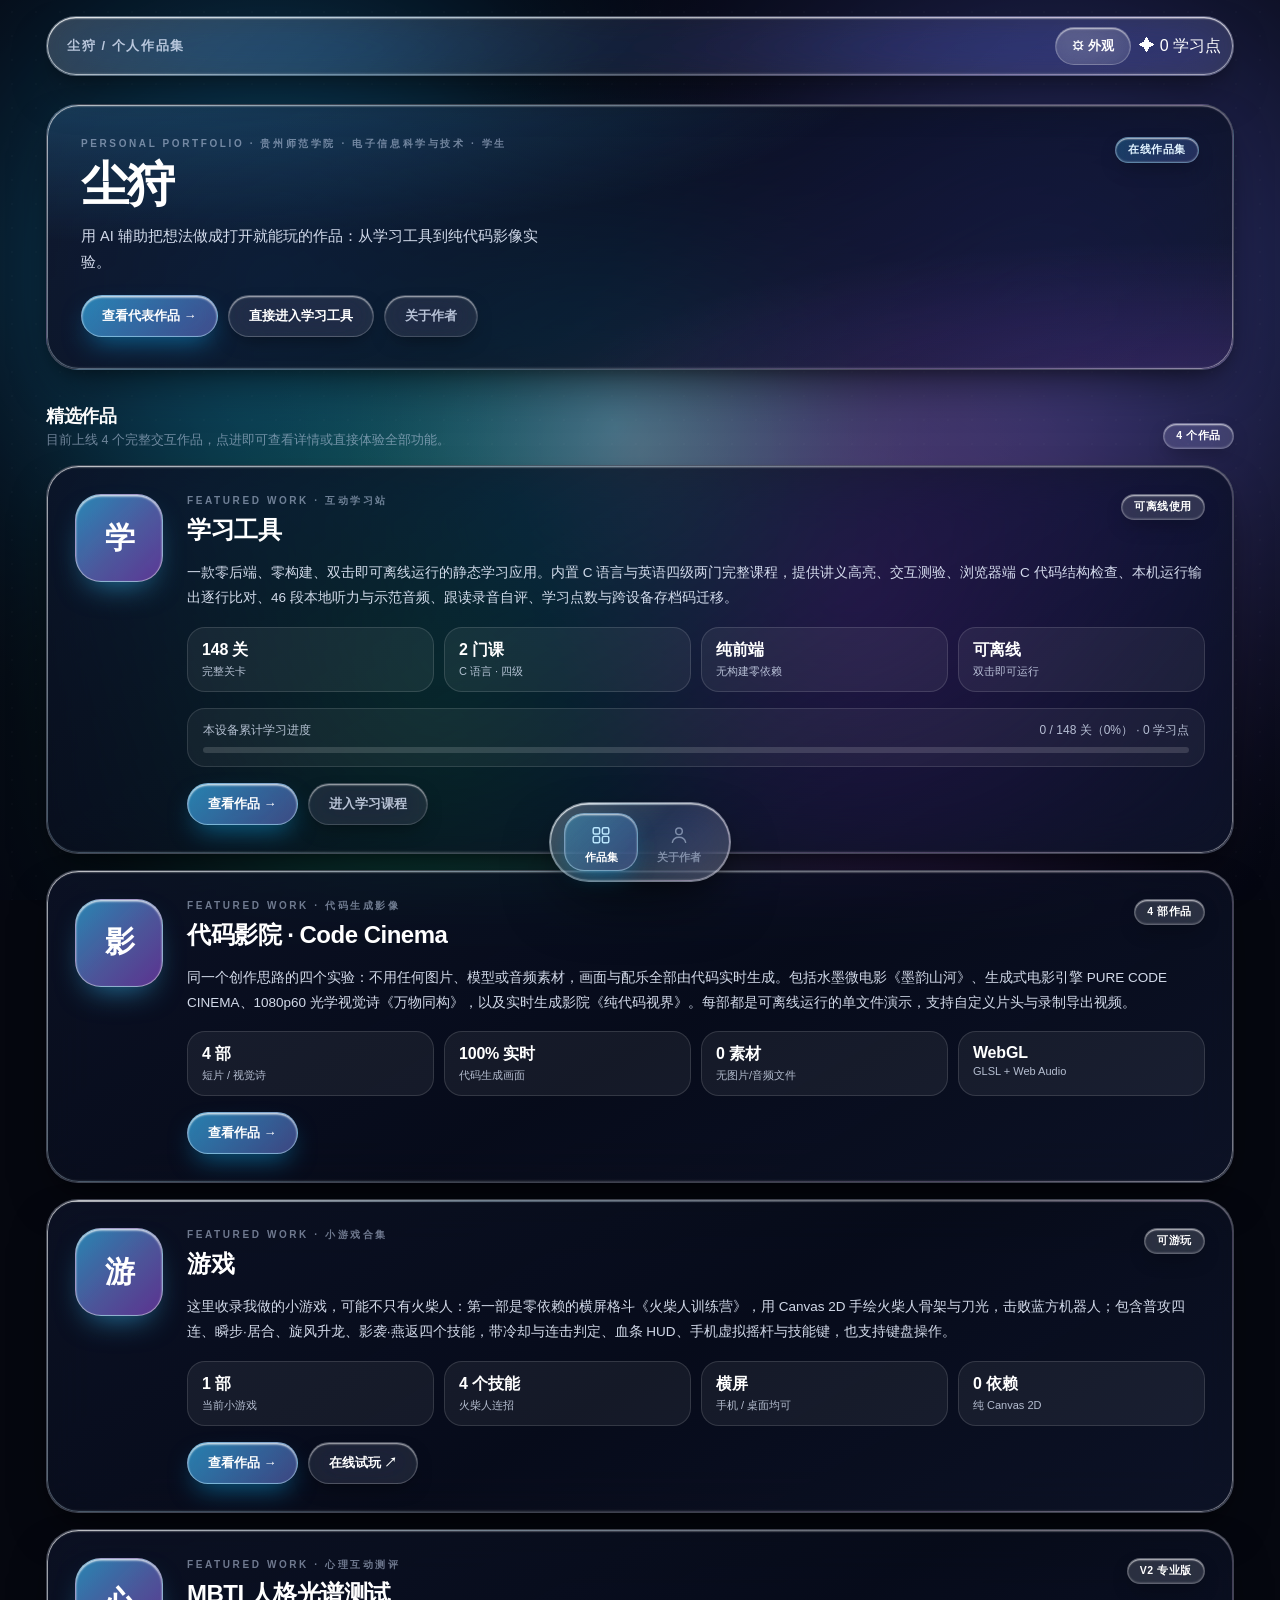
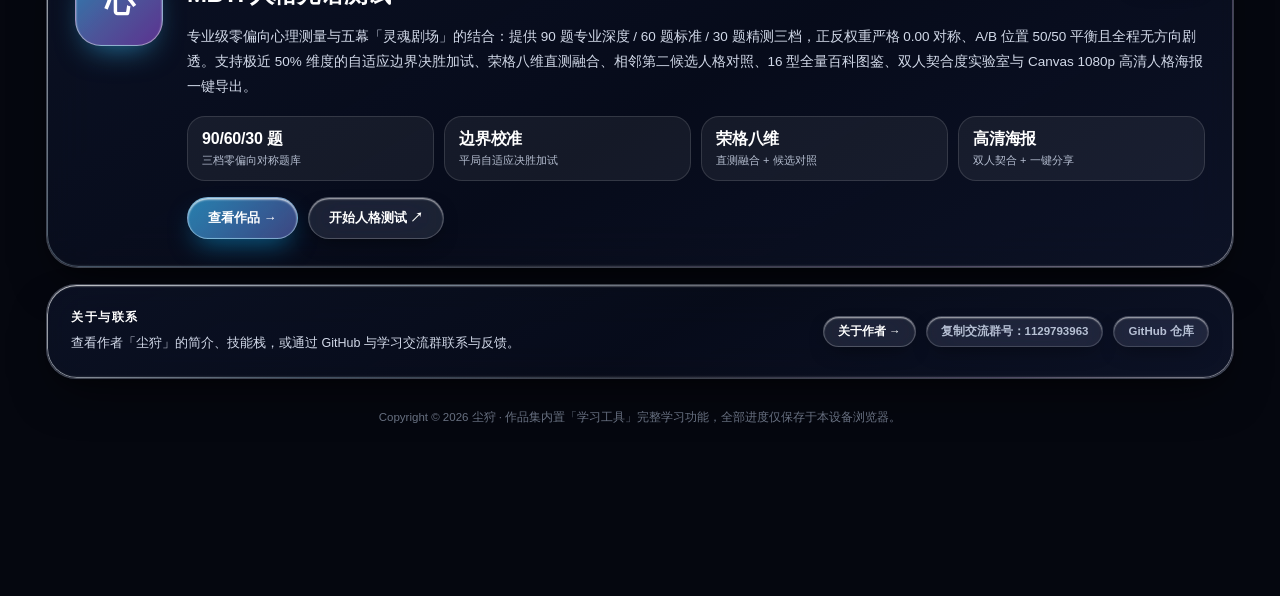
<file: index.html>
<!doctype html>
<html data-sky="noon" lang="zh-CN" data-skin="liquid-glass">
<head>
<meta charset="utf-8">
<meta name="viewport" content="width=device-width, initial-scale=1">
<meta name="theme-color" content="#111a31">
<title>尘狩 · 作品集 / 学习工具</title>
<link rel="icon" type="image/svg+xml" href="./assets/favicon.svg">
<link rel="shortcut icon" href="./assets/ht-lab.ico">
<!--
  学习工具 · 静态学习网站入口（纯前端、无构建步骤）
  CSS / JS 已从本文件拆出，目录说明与修改指南见：AGENTS.md、docs/ARCHITECTURE.md
  CSS 与 JS 的加载顺序 = 功能依赖顺序；调整顺序、拆分或合并文件前请先读文档。
-->
<!-- 样式：按编号顺序加载（后面的文件会覆盖前面的规则，顺序有意义） -->
<!-- 08 = 液态玻璃材质；09 = 独立开屏动画层；10 = 唯一界面层（必须最后加载） -->
<link rel="stylesheet" href="./css/08-liquid-glass.css">
<link rel="stylesheet" href="./css/09-splash.css">
<link rel="stylesheet" href="./css/10-ui.css">
<noscript><style>body.splash-active{overflow:auto!important}#splash-screen{display:none!important}</style></noscript>
</head>
<body class="splash-active" data-zone="portfolio">
<div class="splash-screen" id="splash-screen" data-splash-mode="cinema" role="status" aria-label="正在启动">
  <canvas class="splash-canvas" aria-hidden="true"></canvas>
  <div class="splash-grain" aria-hidden="true"></div>
  <button class="splash-skip" id="splash-skip" type="button">跳过 <span aria-hidden="true">↗</span></button>
  <div class="splash-content">
    <div class="splash-logo-stage" aria-hidden="true">
      <div class="splash-aura"></div>
      <div class="splash-flare"></div>
      <svg class="splash-rings" viewBox="0 0 280 280">
        <defs>
          <linearGradient id="splashRingGradA" x1="0%" y1="0%" x2="100%" y2="100%">
            <stop offset="0%" stop-color="#38bdf8" stop-opacity="0.98"/>
            <stop offset="50%" stop-color="#818cf8" stop-opacity="0.55"/>
            <stop offset="100%" stop-color="#c084fc" stop-opacity="0.95"/>
          </linearGradient>
          <linearGradient id="splashRingGradB" x1="100%" y1="0%" x2="0%" y2="100%">
            <stop offset="0%" stop-color="#e0f2fe" stop-opacity="0.95"/>
            <stop offset="55%" stop-color="#34d399" stop-opacity="0.5"/>
            <stop offset="100%" stop-color="#a855f7" stop-opacity="0.9"/>
          </linearGradient>
        </defs>
        <circle class="splash-ring-outer" cx="140" cy="140" r="124"/>
        <circle class="splash-ring-ticks" cx="140" cy="140" r="106"/>
        <circle class="splash-ring-inner" cx="140" cy="140" r="90"/>
        <g class="splash-orbit-beacon"><circle cx="140" cy="16" r="3.6" fill="#e0f2fe"/><circle cx="140" cy="16" r="10" fill="#38bdf8" fill-opacity="0.32"/></g>
      </svg>
      <div class="splash-pulse"></div>
      <div class="splash-pulse-alt"></div>
      <div class="splash-mark"><span class="splash-mark-arc"></span><span class="splash-sheen"></span><span class="splash-code">HT</span></div>
    </div>
  </div>
  <div class="splash-bar" aria-hidden="true"><span class="splash-bar-fill"></span></div>
</div>
<div class="app">
  <aside class="sidebar">
    <div class="brand"><div class="brand-mark"><svg viewBox="0 0 64 64" aria-hidden="true"><defs><linearGradient id="ht-ink" gradientUnits="userSpaceOnUse" x1="30.3129" y1="21.5" x2="30.3129" y2="42.5"><stop offset="0" stop-color="#111a31"/><stop offset="1" stop-color="#2f4bd8"/></linearGradient><filter id="ht-shadow" x="-20%" y="-30%" width="140%" height="170%"><feDropShadow dx="0" dy="2" stdDeviation="1.2" flood-color="#4169a7" flood-opacity=".35"/></filter></defs><text x="30.3129" y="42.5" text-anchor="middle" textLength="42" lengthAdjust="spacingAndGlyphs" font-family="Inter,Segoe UI,Arial,sans-serif" font-size="30" font-weight="800" letter-spacing="-1.6" fill="url(#ht-ink)" stroke="#fff" stroke-width="1.2" stroke-opacity=".85" paint-order="stroke" filter="url(#ht-shadow)">HT</text><path d="M7 17c8-6 15-8 24-8" fill="none" stroke="#fff" stroke-width="2" stroke-linecap="round" opacity=".65"/></svg></div><div><div class="brand-name">学习工具</div></div></div>
    <div class="nav-label">学习空间</div>
    <nav class="nav">
      <button class="nav-btn active" data-page="home"><span class="nav-icon"><svg viewBox="0 0 24 24" fill="none" stroke="currentColor" stroke-width="1.6" stroke-linecap="round" stroke-linejoin="round"><rect x="3.5" y="4" width="7" height="7" rx="1.6"/><rect x="13.5" y="4" width="7" height="7" rx="1.6"/><rect x="3.5" y="13.5" width="7" height="7" rx="1.6"/><rect x="13.5" y="13.5" width="7" height="7" rx="1.6"/></svg></span><span>作品集</span></button>
      <button class="nav-btn" data-page="courses"><span class="nav-icon"><svg viewBox="0 0 24 24" fill="none" stroke="currentColor" stroke-width="1.6" stroke-linecap="round" stroke-linejoin="round"><path d="M4 10.5 12 4l8 6.5"/><path d="M6 9.5V20h12V9.5"/><path d="M9.5 20v-5h5v5"/></svg></span><span>学习课程</span></button>
      <button class="nav-btn" data-page="practice"><span class="nav-icon"><svg viewBox="0 0 24 24" fill="none" stroke="currentColor" stroke-width="1.6" stroke-linecap="round" stroke-linejoin="round"><circle cx="12" cy="12" r="8.5"/><path d="M10 8.8 15.6 12 10 15.2Z"/></svg></span><span>继续挑战</span></button>
      <button class="nav-btn" data-page="summary"><span class="nav-icon"><svg viewBox="0 0 24 24" fill="none" stroke="currentColor" stroke-width="1.6" stroke-linecap="round" stroke-linejoin="round"><path d="M5 20V10.5"/><path d="M12 20V4.5"/><path d="M19 20v-6.5"/></svg></span><span>我的总结</span></button>
      <button class="nav-btn" data-page="project"><span class="nav-icon"><svg viewBox="0 0 24 24" fill="none" stroke="currentColor" stroke-width="1.6" stroke-linecap="round" stroke-linejoin="round"><path d="M4 7h16v12H4z"/><path d="M8 7V5h8v2"/><path d="M8 12h8"/><path d="M8 15.5h5"/></svg></span><span>7 天项目</span></button>
      <button class="nav-btn" data-page="about"><span class="nav-icon"><svg viewBox="0 0 24 24" fill="none" stroke="currentColor" stroke-width="1.6" stroke-linecap="round" stroke-linejoin="round"><circle cx="12" cy="12" r="8.5"/><path d="M12 10.5v5.5"/><path d="M12 7.8h.01"/></svg></span><span>关于 / 许可</span></button>
      <button class="nav-btn" data-page="author"><span class="nav-icon"><svg viewBox="0 0 24 24" fill="none" stroke="currentColor" stroke-width="1.6" stroke-linecap="round" stroke-linejoin="round"><circle cx="12" cy="8" r="3.6"/><path d="M4.8 20c.7-3.6 3.7-5.6 7.2-5.6s6.5 2 7.2 5.6"/></svg></span><span>关于作者</span></button>
    </nav>
    <div class="side-bottom">
      <div class="side-card"><strong>每天前进一步</strong><p>稳稳通关，比一次学很多更重要。</p><button class="btn btn-soft btn-small" data-action="continue">继续学习&nbsp; →</button></div>
      <div class="side-mini">学习进度只保存在此设备<br><button type="button" data-page="about" style="border:0;background:none;color:#8fa0c4;font-size:11px;text-decoration:underline;padding:0;margin-top:4px;cursor:pointer;font-family:inherit">免责声明 · 版权与许可</button></div>
    </div>
  </aside>
  <section class="main">
    <header class="topbar"><div class="top-left"><button class="btn btn-ghost btn-small top-back-btn" id="backPortfolioBtn" type="button" data-page="home" hidden>← 作品集</button><div class="top-title" id="topTitle">尘狩&nbsp; / &nbsp;个人作品集</div></div><div class="top-right"><button class="btn btn-ghost btn-small ui-tune-btn" id="uiTuneBtn" type="button" title="界面外观调节">⚙ 外观</button><button class="btn btn-ghost btn-small reset-button" data-action="reset-progress" title="输入密码后清除本设备学习进度">重头开始</button><div class="streak">✦ <span id="xpTop">0</span> 学习点</div></div></header>
    <main class="content" id="view"></main>
  </section>
</div>
<div class="toast" id="toast"></div>
<div class="modal-backdrop" id="resetModal" hidden><section class="reset-dialog" role="dialog" aria-modal="true" aria-labelledby="resetTitle"><div id="resetModalContent"></div></section></div>

<!-- 课程内容数据（content/ 下每个模块一个 JS 文件，先加载数据，再加载应用逻辑） -->
<script src="./content/c/c0-getting-started.js"></script>
<script src="./content/c/c1-control-flow.js"></script>
<script src="./content/c/c2-functions.js"></script>
<script src="./content/c/c3-arrays-strings.js"></script>
<script src="./content/c/c4-pointers-memory.js"></script>
<script src="./content/c/c5-types-ds.js"></script>
<script src="./content/c/c6-file-io.js"></script>
<script src="./content/c/c7-engineering.js"></script>
<script src="./content/c/c8-algorithms.js"></script>
<script src="./content/c/c9-systems.js"></script>
<script src="./content/c/c10-projects.js"></script>
<script src="./content/cet4/m0-foundation.js"></script>
<script src="./content/cet4/m1-listening.js"></script>
<script src="./content/cet4/m3-reading.js"></script>
<script src="./content/cet4/m4-writing.js"></script>
<script src="./content/cet4/m5-translation.js"></script>
<script src="./content/cet4/m2-speaking.js"></script>
<script src="./content/cet4/m6-mock.js"></script>

<!-- 应用逻辑：按编号顺序加载；这些文件共享同一个全局作用域（经典 script，非 ES Module） -->
<script src="./js/01-course-registry.js"></script>
<script src="./js/02-app-core.js"></script>
<script src="./js/03-lesson-format.js"></script>
<script src="./js/04-progress-backup.js"></script>
<script src="./js/05-views.js"></script>
<script src="./js/06-cet4-engine.js"></script>
<script src="./js/07-project-and-summary.js"></script>
<script src="./js/08-c-checker.js"></script>
<script src="./js/09-events.js"></script>
<script src="./js/10-splash.js"></script>

<!-- 液态玻璃引擎：极光画布 + 光标高光 + 点击涟漪（纯视觉，不改业务） -->
<script src="./js/14-liquid-glass.js"></script>
<!-- 高级页面切换动画（View Transitions + 降级动画，纯视觉） -->
<script src="./js/15-ui-motion.js"></script>
</body>
</html>
</file>
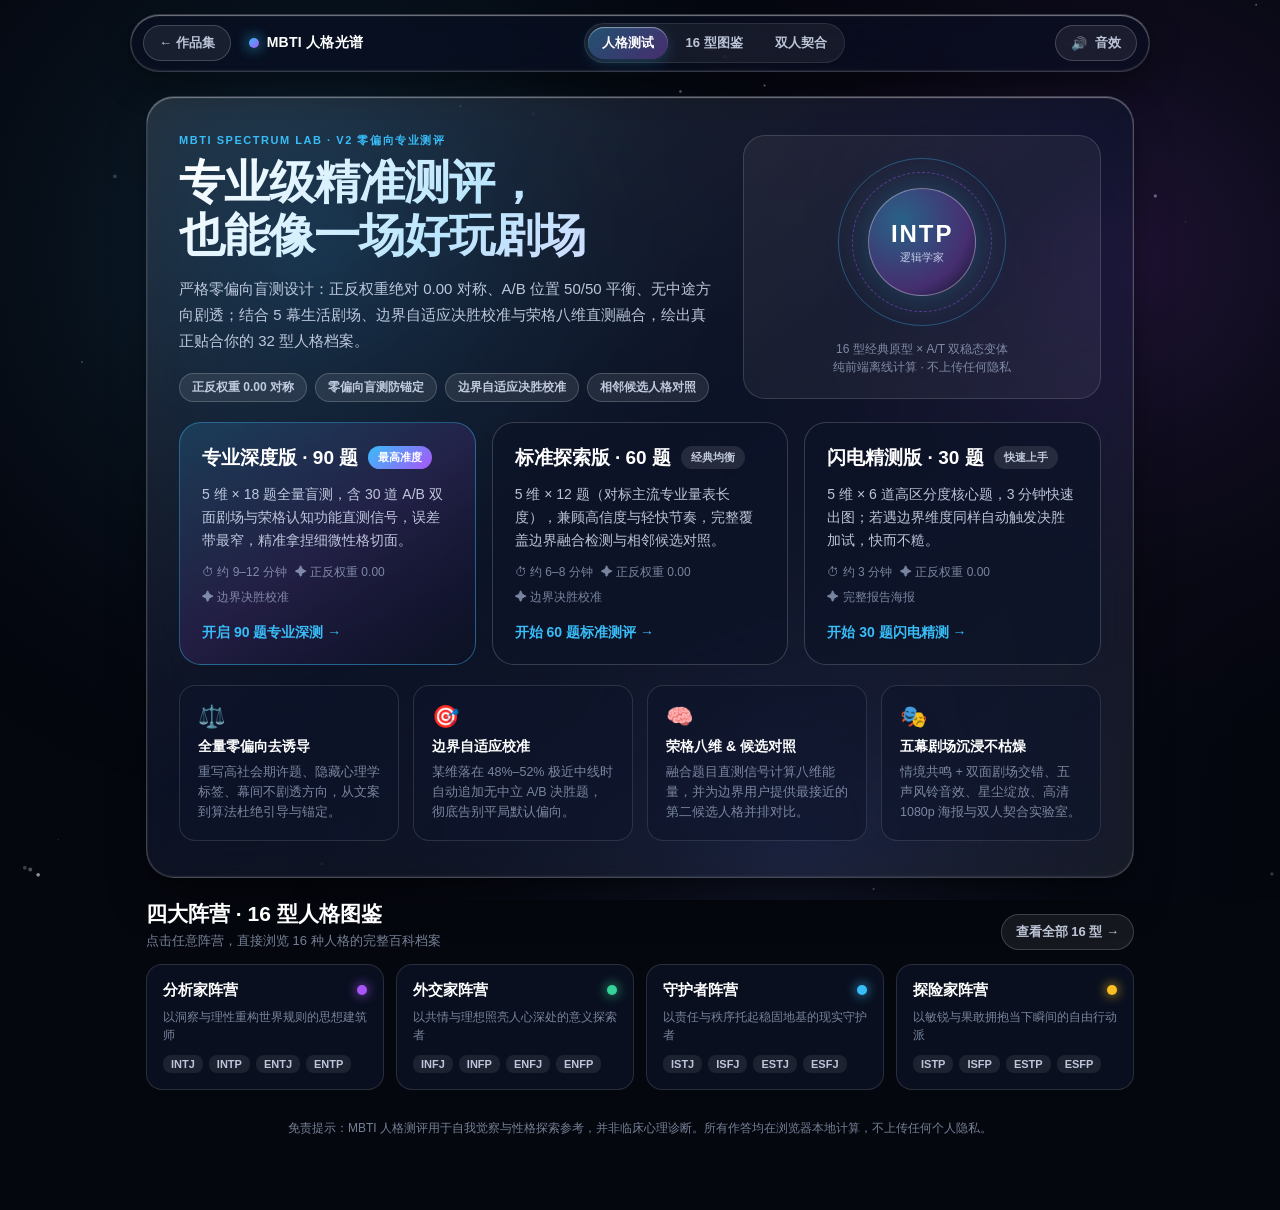
<file: works/mbti-test/index.html>
<!DOCTYPE html>
<html lang="zh-CN">
<head>
  <meta charset="UTF-8" />
  <meta name="viewport" content="width=device-width, initial-scale=1.0, viewport-fit=cover" />
  <title>MBTI 人格光谱测试 · 尘狩作品集</title>
  <link rel="icon" type="image/svg+xml" href="../../assets/favicon.svg" />
  <link rel="stylesheet" href="style.css?v=20261125v2" />
</head>
<body>
  <canvas id="auroraCanvas" aria-hidden="true"></canvas>

  <header class="topbar">
    <div class="topbar-inner">
      <div class="top-left">
        <a class="pill-btn ghost" href="../../index.html">← 作品集</a>
        <button class="brand-btn" id="brandHomeBtn" type="button" aria-label="返回测试首页">
          <span class="brand-dot" aria-hidden="true"></span>
          <span class="brand-name">MBTI 人格光谱</span>
        </button>
      </div>
      <nav class="top-nav" aria-label="功能导航">
        <button class="nav-pill is-active" type="button" data-nav="home">人格测试</button>
        <button class="nav-pill" type="button" data-nav="atlas">16 型图鉴</button>
        <button class="nav-pill" type="button" data-nav="match">双人契合</button>
      </nav>
      <div class="top-right">
        <button class="pill-btn ghost icon-pill" id="soundToggleBtn" type="button" title="开关互动音效" aria-pressed="true">
          <span id="soundIcon" aria-hidden="true">🔊</span>
          <span class="hide-sm">音效</span>
        </button>
      </div>
    </div>
  </header>

  <main id="app" class="app-shell" aria-live="polite"></main>

  <div id="toast" class="toast" role="status" aria-live="polite"></div>

  <!-- 经典脚本按依赖顺序加载（兼容 GitHub Pages 与 file:// 双击离线运行） -->
  <script src="js/questions.js?v=20261125v2"></script>
  <script src="js/types-data.js?v=20261125v2"></script>
  <script src="js/audio-fx.js?v=20261125v2"></script>
  <script src="js/engine.js?v=20261125v2"></script>
  <script src="js/app.js?v=20261125v2"></script>
</body>
</html>
</file>
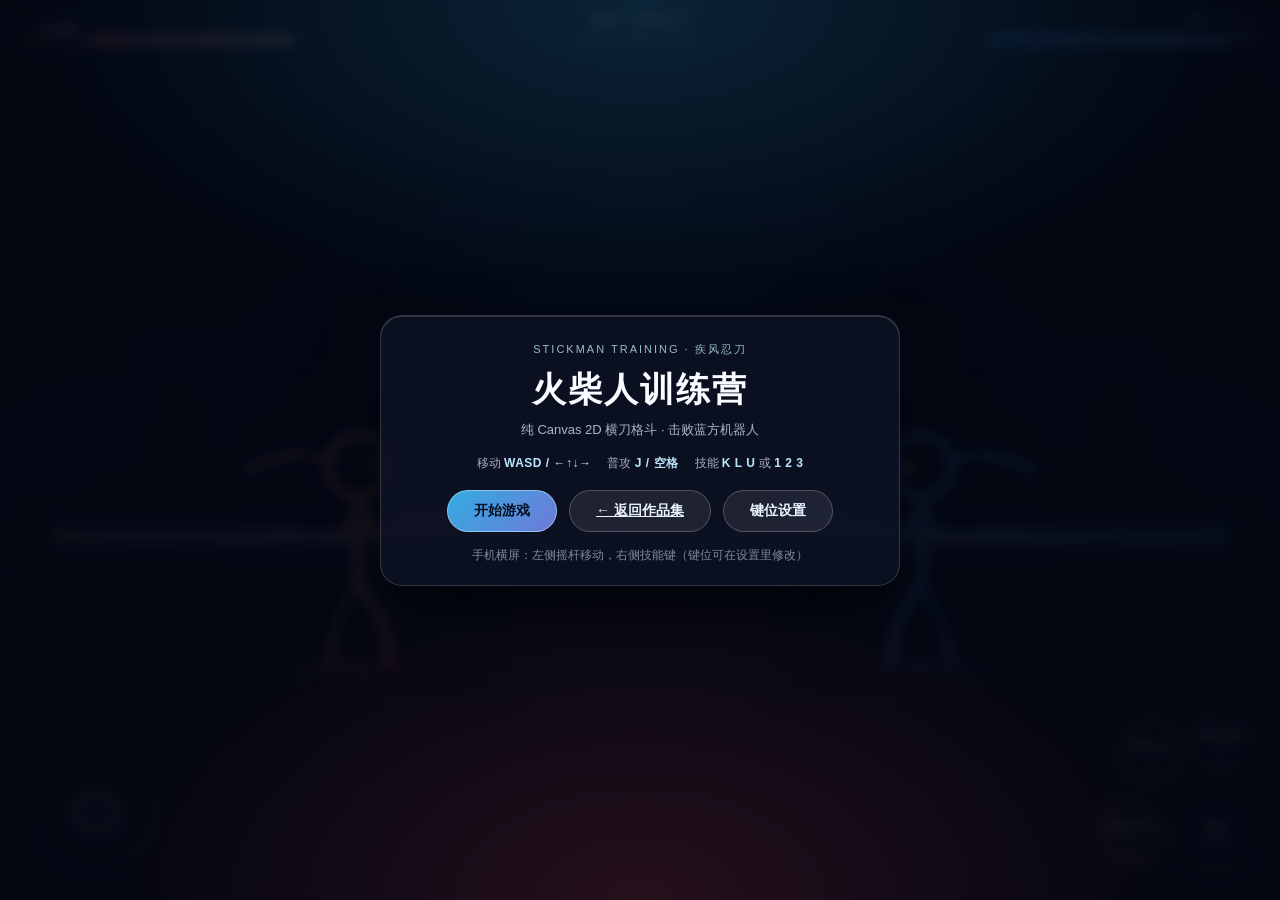
<file: works/stickman-training/index.html>
<!DOCTYPE html>
<html lang="zh-CN">
<head>
  <meta charset="UTF-8" />
  <meta name="viewport" content="width=device-width, initial-scale=1.0, maximum-scale=1.0, user-scalable=no, viewport-fit=cover" />
  <meta name="apple-mobile-web-app-capable" content="yes" />
  <meta name="mobile-web-app-capable" content="yes" />
  <title>火柴人训练营 · 疾风忍刀</title>
  <link rel="stylesheet" href="style.css?v=20261122b" />
</head>
<body>
  <div id="rotate-hint">
    <div class="rotate-card">
      <div class="phone-icon">📱</div>
      <p>请将手机横屏后游玩</p>
      <p class="sub">Rotate your phone to landscape</p>
    </div>
  </div>

  <div id="hud">
    <div class="hp-wrap left">
      <div class="name red">红方 · 你</div>
      <div class="bar"><div id="hp-player" class="fill red"></div></div>
    </div>
    <div class="center-info">
      <div id="weapon-name">武器：疾风忍刀</div>
      <div id="round-tip">训练营 · 击败蓝方机器人</div>
    </div>
    <div class="hp-wrap right">
      <div class="name blue">蓝方 · 机器人</div>
      <div class="bar"><div id="hp-enemy" class="fill blue"></div></div>
    </div>
  </div>

  <canvas id="game"></canvas>

  <div id="controls">
    <div id="joystick-zone">
      <div id="joystick-base">
        <div id="joystick-knob"></div>
      </div>
    </div>
    <div id="skill-pad">
      <button class="skill-btn" data-skill="attack" id="btn-attack">
        <span class="label">普攻</span>
        <span class="key">4A</span>
        <span class="cd" id="cd-attack"></span>
      </button>
      <button class="skill-btn" data-skill="s1" id="btn-s1">
        <span class="label">瞬步·居合</span>
        <span class="key">1</span>
        <span class="cd" id="cd-s1"></span>
      </button>
      <button class="skill-btn" data-skill="s2" id="btn-s2">
        <span class="label">旋风升龙</span>
        <span class="key">2</span>
        <span class="cd" id="cd-s2"></span>
      </button>
      <button class="skill-btn" data-skill="s3" id="btn-s3">
        <span class="label">影袭·燕返</span>
        <span class="key">3</span>
        <span class="cd" id="cd-s3"></span>
      </button>
    </div>
  </div>

  <a id="hud-back" class="hud-back" href="../../index.html">← 作品集</a>
  <button id="btn-hud-keys" type="button" class="hud-keys" title="键位设置">⚙</button>
  <button id="btn-exit" type="button" class="hud-keys hud-exit" title="退出到开始页">⤺</button>

  <div id="start-screen">
    <div class="start-card">
      <div class="start-eyebrow">STICKMAN TRAINING · 疾风忍刀</div>
      <h1>火柴人训练营</h1>
      <p class="start-sub">纯 Canvas 2D 横刀格斗 · 击败蓝方机器人</p>
      <div class="start-keys">
        <span>移动 <b>WASD / ←↑↓→</b></span>
        <span>普攻 <b>J / 空格</b></span>
        <span>技能 <b>K L U</b> 或 <b>1 2 3</b></span>
      </div>
      <div class="start-actions">
        <button id="btn-start" type="button" class="start-btn primary">开始游戏</button>
        <a id="btn-back-start" class="start-btn" href="../../index.html">← 返回作品集</a>
        <button id="btn-keys" type="button" class="start-btn">键位设置</button>
      </div>
      <p class="start-hint">手机横屏：左侧摇杆移动，右侧技能键（键位可在设置里修改）</p>
    </div>
  </div>

  <div id="layout-bar" class="hidden" role="status">
    <span>拖动左侧摇杆 / 右侧技能区调整位置</span>
    <button id="btn-layout-reset" type="button" class="start-btn">复位</button>
    <button id="btn-layout-save" type="button" class="start-btn primary">保存</button>
  </div>

  <div id="keys-panel" class="hidden" role="dialog" aria-modal="true" aria-label="键位设置">
    <div class="keys-card">
      <div class="keys-head"><h2>键位设置</h2><button id="btn-keys-close" type="button" class="keys-close" aria-label="关闭">✕</button></div>
      <div class="keys-list" id="keysList"></div>
      <div class="keys-actions">
        <button id="btn-layout-edit" type="button" class="start-btn">调整按钮位置</button>
        <button id="btn-keys-reset" type="button" class="start-btn">恢复默认</button>
        <button id="btn-keys-done" type="button" class="start-btn primary">完成</button>
        <button id="btn-keys-exit" type="button" class="start-btn">退出到开始页</button>
      </div>
      <p class="keys-tip">点「修改」后按下新键；Esc 取消。手机上使用右侧技能键与左侧摇杆。</p>
    </div>
  </div>

  <div id="overlay" class="hidden">
    <div class="panel">
      <h2 id="result-title">胜利</h2>
      <p id="result-desc">训练完成</p>
      <button id="btn-restart">再来一局</button>
    </div>
  </div>

  <script src="js/input.js?v=20261122b"></script>
  <script src="js/entities.js?v=20261122b"></script>
  <script src="js/weapons.js?v=20261122b"></script>
  <script src="js/game.js?v=20261122b"></script>
</body>
</html>
</file>
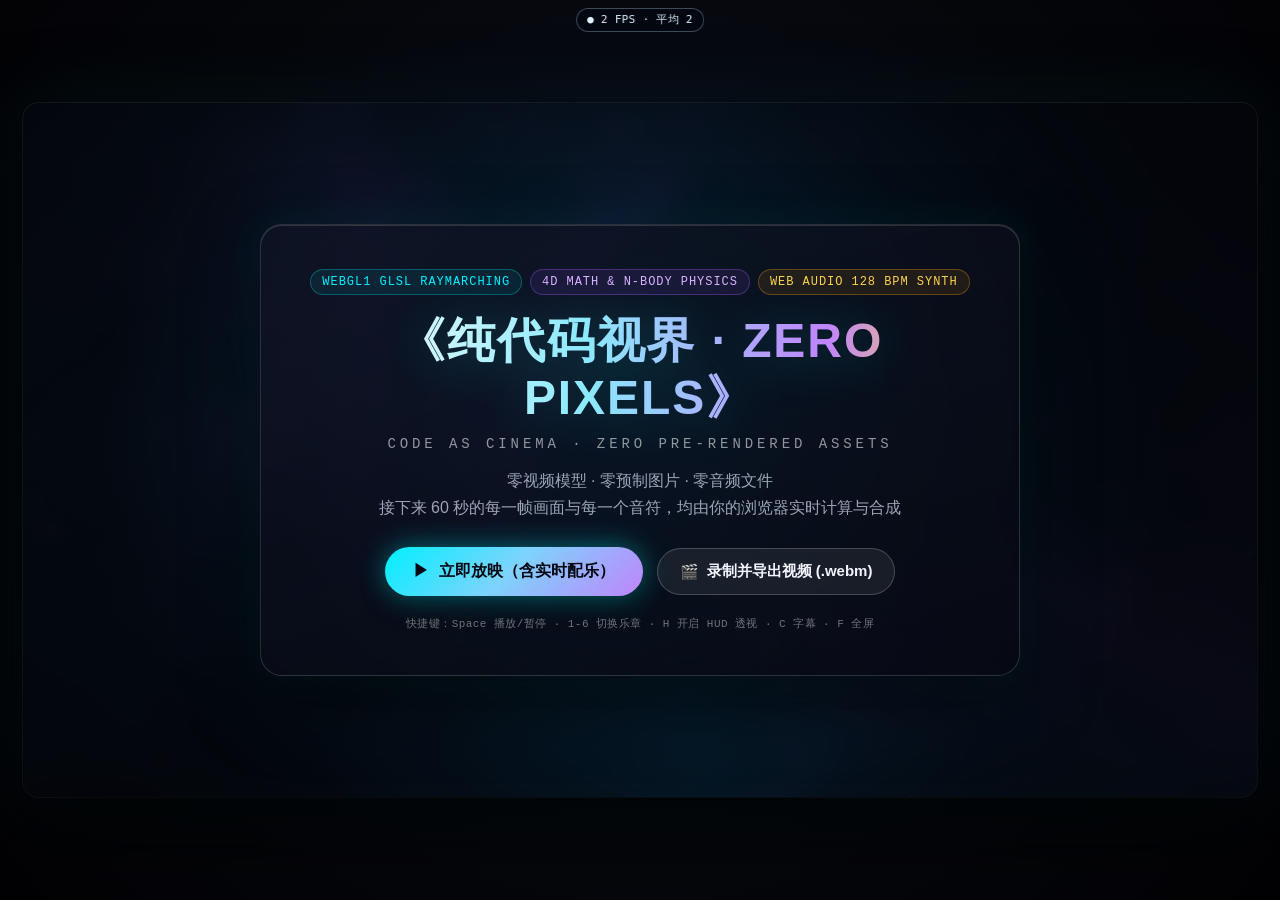
<file: works/zero-pixels.html>
<!DOCTYPE html>
<html lang="zh-CN">
<head>
  <meta charset="UTF-8" />
  <meta name="viewport" content="width=device-width, initial-scale=1.0, maximum-scale=1.0, user-scalable=no" />
  <title>《纯代码视界 · ZERO PIXELS》— 100% 实时代码生成影院</title>
  <style>
    /* =========================================================================
       DESIGN TOKENS & STUDIO CINEMA LAYOUT (ZERO EXTERNAL DEPENDENCIES)
       ========================================================================= */
    :root {
      --bg-obsidian: #05060a;
      --bg-panel: rgba(10, 12, 20, 0.78);
      --border-glass: rgba(255, 255, 255, 0.12);
      --cyan: #00f0ff;
      --violet: #a855f7;
      --amber: #f59e0b;
      --rose: #f43f5e;
      --text-main: #f3f6ff;
      --text-dim: rgba(226, 234, 255, 0.68);
      --font-sans: -apple-system, BlinkMacSystemFont, "PingFang SC", "Hiragino Sans GB", "Microsoft YaHei", "Segoe UI", Roboto, Helvetica, Arial, sans-serif;
      --font-mono: ui-monospace, SFMono-Regular, "SF Mono", Menlo, Consolas, "Liberation Mono", monospace;
    }

    * {
      box-sizing: border-box;
      margin: 0;
      padding: 0;
      -webkit-tap-highlight-color: transparent;
    }

    html, body {
      width: 100%;
      height: 100%;
      background: radial-gradient(circle at 50% 45%, #0c1020 0%, #05060a 65%, #020205 100%);
      color: var(--text-main);
      font-family: var(--font-sans);
      overflow: hidden;
      user-select: none;
    }

    /* Studio Theater Outer Wrapper */
    #theater {
      width: 100vw;
      height: 100vh;
      display: flex;
      align-items: center;
      justify-content: center;
      padding: clamp(8px, 1.8vw, 24px);
      position: relative;
    }

    /* 16:9 Cinema Frame */
    #stage {
      position: relative;
      width: min(100%, calc((100vh - 32px) * 16 / 9));
      aspect-ratio: 16 / 9;
      background: #030408;
      border-radius: 16px;
      overflow: hidden;
      box-shadow:
        0 30px 90px rgba(0, 0, 0, 0.85),
        0 0 0 1px rgba(255, 255, 255, 0.08),
        0 0 80px rgba(0, 240, 255, 0.07);
      isolation: isolate;
    }

    /* Fullscreen Mode Adjustment */
    #stage:fullscreen,
    #stage:-webkit-full-screen {
      width: 100vw;
      height: 100vh;
      max-width: none;
      aspect-ratio: auto;
      border-radius: 0;
      box-shadow: none;
    }

    /* Dual-Layer Render Canvases */
    .render-layer {
      position: absolute;
      inset: 0;
      width: 100%;
      height: 100%;
      display: block;
    }

    #glCanvas { z-index: 1; }
    #fxCanvas { z-index: 2; cursor: crosshair; }

    /* =========================================================================
       OPENING POSTER & END CARD OVERLAYS
       ========================================================================= */
    .cinema-overlay {
      position: absolute;
      inset: 0;
      z-index: 20;
      display: flex;
      flex-direction: column;
      align-items: center;
      justify-content: center;
      padding: 24px;
      background: radial-gradient(circle at 50% 48%, rgba(8, 12, 26, 0.35) 0%, rgba(4, 5, 10, 0.84) 75%);
      backdrop-filter: blur(8px);
      -webkit-backdrop-filter: blur(8px);
      transition: opacity 0.65s cubic-bezier(0.22, 1, 0.36, 1), visibility 0.65s;
    }

    .cinema-overlay.hidden {
      opacity: 0;
      visibility: hidden;
      pointer-events: none;
    }

    .poster-card {
      max-width: 760px;
      width: 100%;
      text-align: center;
      padding: clamp(22px, 4vw, 44px) clamp(20px, 4vw, 48px);
      border-radius: 22px;
      background: linear-gradient(160deg, rgba(16, 20, 36, 0.72), rgba(7, 9, 18, 0.82));
      border: 1px solid rgba(255, 255, 255, 0.14);
      box-shadow:
        0 24px 70px rgba(0, 0, 0, 0.65),
        inset 0 1px 0 rgba(255, 255, 255, 0.14),
        0 0 40px rgba(0, 240, 255, 0.08);
    }

    .badge-row {
      display: inline-flex;
      flex-wrap: wrap;
      justify-content: center;
      gap: 8px;
      margin-bottom: 18px;
    }

    .tech-pill {
      font-family: var(--font-mono);
      font-size: clamp(10px, 1vw, 12px);
      letter-spacing: 0.08em;
      padding: 5px 11px;
      border-radius: 999px;
      background: rgba(0, 240, 255, 0.08);
      border: 1px solid rgba(0, 240, 255, 0.28);
      color: var(--cyan);
      text-transform: uppercase;
    }

    .tech-pill.violet {
      background: rgba(168, 85, 247, 0.1);
      border-color: rgba(168, 85, 247, 0.34);
      color: #d8b4fe;
    }

    .tech-pill.amber {
      background: rgba(245, 158, 11, 0.1);
      border-color: rgba(245, 158, 11, 0.32);
      color: #fcd34d;
    }

    .poster-title {
      font-size: clamp(24px, 4.1vw, 48px);
      font-weight: 800;
      letter-spacing: 0.04em;
      line-height: 1.18;
      margin-bottom: 10px;
      background: linear-gradient(90deg, #ffffff 0%, #8be9fd 42%, #c084fc 78%, #fcd34d 100%);
      -webkit-background-clip: text;
      background-clip: text;
      color: transparent;
      filter: drop-shadow(0 4px 24px rgba(0, 240, 255, 0.22));
    }

    .poster-en {
      font-family: var(--font-mono);
      font-size: clamp(11px, 1.15vw, 14px);
      letter-spacing: 0.28em;
      color: rgba(255, 255, 255, 0.56);
      margin-bottom: 16px;
      text-transform: uppercase;
    }

    .poster-sub {
      font-size: clamp(13px, 1.4vw, 16px);
      line-height: 1.65;
      color: var(--text-dim);
      margin-bottom: 26px;
    }

    .cta-group {
      display: flex;
      flex-wrap: wrap;
      align-items: center;
      justify-content: center;
      gap: 14px;
    }

    .btn-primary {
      appearance: none;
      border: none;
      cursor: pointer;
      display: inline-flex;
      align-items: center;
      justify-content: center;
      gap: 10px;
      padding: 14px 28px;
      border-radius: 999px;
      font-size: clamp(14px, 1.3vw, 16px);
      font-weight: 700;
      color: #030712;
      background: linear-gradient(135deg, #00f0ff 0%, #7dd3fc 48%, #c084fc 100%);
      box-shadow:
        0 0 28px rgba(0, 240, 255, 0.42),
        0 10px 24px rgba(0, 0, 0, 0.45);
      transition: transform 0.2s ease, box-shadow 0.2s ease, filter 0.2s ease;
    }

    .btn-primary:hover {
      transform: translateY(-2px) scale(1.02);
      box-shadow: 0 0 38px rgba(0, 240, 255, 0.65), 0 12px 30px rgba(0, 0, 0, 0.55);
      filter: brightness(1.07);
    }

    .btn-primary:active { transform: translateY(0) scale(0.99); }

    .btn-secondary {
      appearance: none;
      cursor: pointer;
      display: inline-flex;
      align-items: center;
      justify-content: center;
      gap: 8px;
      padding: 13px 22px;
      border-radius: 999px;
      font-size: clamp(13px, 1.2vw, 15px);
      font-weight: 600;
      color: var(--text-main);
      background: rgba(255, 255, 255, 0.07);
      border: 1px solid rgba(255, 255, 255, 0.2);
      transition: all 0.2s ease;
    }

    .btn-secondary:hover {
      background: rgba(255, 255, 255, 0.14);
      border-color: rgba(0, 240, 255, 0.5);
      transform: translateY(-1px);
    }

    .shortcut-hint {
      margin-top: 20px;
      font-family: var(--font-mono);
      font-size: 11px;
      color: rgba(255, 255, 255, 0.42);
      letter-spacing: 0.04em;
    }

    /* End Card Stats Grid */
    .end-stats {
      display: grid;
      grid-template-columns: repeat(3, 1fr);
      gap: 10px;
      margin: 18px 0 24px;
    }

    .stat-box {
      padding: 12px 10px;
      border-radius: 14px;
      background: rgba(255, 255, 255, 0.04);
      border: 1px solid rgba(255, 255, 255, 0.09);
    }

    .stat-val {
      font-family: var(--font-mono);
      font-size: clamp(16px, 2vw, 24px);
      font-weight: 800;
      color: var(--cyan);
    }

    .stat-lbl {
      font-size: 11px;
      color: var(--text-dim);
      margin-top: 4px;
    }

    /* =========================================================================
       RECORDING INDICATOR & TOAST NOTIFICATIONS
       ========================================================================= */
    #recBadge {
      position: absolute;
      top: 14px;
      left: 50%;
      transform: translateX(-50%);
      z-index: 30;
      display: none;
      align-items: center;
      gap: 10px;
      padding: 7px 14px;
      border-radius: 999px;
      background: rgba(20, 6, 12, 0.85);
      border: 1px solid rgba(244, 63, 94, 0.55);
      box-shadow: 0 8px 28px rgba(244, 63, 94, 0.28);
      backdrop-filter: blur(8px);
      font-family: var(--font-mono);
      font-size: 12px;
      color: #ffe4e6;
    }

    #recBadge.active { display: inline-flex; }

    .rec-dot {
      width: 9px;
      height: 9px;
      border-radius: 50%;
      background: #f43f5e;
      box-shadow: 0 0 12px #f43f5e;
      animation: pulseRec 1s infinite;
    }

    @keyframes pulseRec {
      0%, 100% { opacity: 1; transform: scale(1); }
      50% { opacity: 0.35; transform: scale(0.8); }
    }

    #recStopBtn {
      appearance: none;
      border: none;
      cursor: pointer;
      background: rgba(244, 63, 94, 0.24);
      color: #fff;
      border: 1px solid rgba(244, 63, 94, 0.5);
      padding: 3px 10px;
      border-radius: 999px;
      font-size: 11px;
      font-weight: 600;
      transition: background 0.15s;
    }

    #recStopBtn:hover { background: rgba(244, 63, 94, 0.45); }

    #toast {
      position: absolute;
      top: 18px;
      right: 18px;
      z-index: 40;
      max-width: 340px;
      padding: 10px 16px;
      border-radius: 12px;
      background: rgba(12, 17, 30, 0.92);
      border: 1px solid rgba(0, 240, 255, 0.35);
      color: #e0f2fe;
      font-size: 13px;
      line-height: 1.45;
      box-shadow: 0 12px 32px rgba(0, 0, 0, 0.5);
      opacity: 0;
      transform: translateY(-10px);
      pointer-events: none;
      transition: opacity 0.3s ease, transform 0.3s ease;
    }

    #toast.show {
      opacity: 1;
      transform: translateY(0);
    }

    /* =========================================================================
       BOTTOM AUTO-HIDING CINEMA CONTROL BAR
       ========================================================================= */
    #controls {
      position: absolute;
      left: 0;
      right: 0;
      bottom: 0;
      z-index: 15;
      padding: 28px 16px 12px;
      background: linear-gradient(to top, rgba(4, 6, 12, 0.94) 0%, rgba(4, 6, 12, 0.68) 62%, transparent 100%);
      transition: opacity 0.35s ease, transform 0.35s ease;
    }

    #controls.autohide {
      opacity: 0;
      transform: translateY(10px);
      pointer-events: none;
    }

    /* Chapter Pills Row */
    .chapter-row {
      display: grid;
      grid-template-columns: repeat(6, 1fr);
      gap: 6px;
      margin-bottom: 8px;
    }

    .chapter-pill {
      appearance: none;
      border: 1px solid rgba(255, 255, 255, 0.1);
      background: rgba(255, 255, 255, 0.05);
      color: rgba(226, 234, 255, 0.68);
      border-radius: 8px;
      padding: 5px 6px;
      font-size: clamp(10px, 1vw, 12px);
      font-weight: 600;
      cursor: pointer;
      white-space: nowrap;
      overflow: hidden;
      text-overflow: ellipsis;
      transition: all 0.2s ease;
      text-align: center;
    }

    .chapter-pill:hover {
      background: rgba(255, 255, 255, 0.12);
      color: #fff;
      border-color: rgba(255, 255, 255, 0.25);
    }

    .chapter-pill.active {
      background: rgba(0, 240, 255, 0.16);
      border-color: rgba(0, 240, 255, 0.6);
      color: #ffffff;
      box-shadow: 0 0 14px rgba(0, 240, 255, 0.22);
    }

    /* Scrubbable Progress Timeline */
    .timeline-wrap {
      position: relative;
      height: 18px;
      display: flex;
      align-items: center;
      cursor: pointer;
      margin-bottom: 6px;
      touch-action: none;
    }

    .timeline-track {
      position: relative;
      width: 100%;
      height: 5px;
      border-radius: 999px;
      background: rgba(255, 255, 255, 0.16);
      overflow: hidden;
      transition: height 0.15s ease;
    }

    .timeline-wrap:hover .timeline-track { height: 7px; }

    .timeline-fill {
      height: 100%;
      width: 0%;
      border-radius: 999px;
      background: linear-gradient(90deg, var(--cyan), var(--violet), var(--amber));
      box-shadow: 0 0 12px rgba(0, 240, 255, 0.65);
    }

    .timeline-markers {
      position: absolute;
      inset: 0;
      pointer-events: none;
    }

    .timeline-markers span {
      position: absolute;
      top: 0;
      bottom: 0;
      width: 1px;
      background: rgba(5, 6, 10, 0.75);
    }

    .timeline-thumb {
      position: absolute;
      top: 50%;
      left: 0%;
      width: 13px;
      height: 13px;
      border-radius: 50%;
      background: #fff;
      box-shadow: 0 0 12px var(--cyan);
      transform: translate(-50%, -50%) scale(0.85);
      pointer-events: none;
      transition: transform 0.15s ease;
    }

    .timeline-wrap:hover .timeline-thumb { transform: translate(-50%, -50%) scale(1.15); }

    /* Bottom Buttons Row */
    .ctrl-bar {
      display: flex;
      align-items: center;
      justify-content: space-between;
      gap: 10px;
      flex-wrap: wrap;
    }

    .ctrl-left, .ctrl-right {
      display: flex;
      align-items: center;
      gap: 8px;
      flex-wrap: wrap;
    }

    .icon-btn {
      appearance: none;
      border: 1px solid rgba(255, 255, 255, 0.12);
      background: rgba(255, 255, 255, 0.06);
      color: var(--text-main);
      border-radius: 9px;
      padding: 6px 11px;
      font-size: 12px;
      font-weight: 600;
      cursor: pointer;
      display: inline-flex;
      align-items: center;
      gap: 6px;
      transition: all 0.18s ease;
    }

    .icon-btn:hover {
      background: rgba(255, 255, 255, 0.14);
      border-color: rgba(255, 255, 255, 0.28);
    }

    .icon-btn.active {
      background: rgba(0, 240, 255, 0.18);
      border-color: rgba(0, 240, 255, 0.55);
      color: var(--cyan);
    }

    .icon-btn.recording {
      background: rgba(244, 63, 94, 0.24);
      border-color: rgba(244, 63, 94, 0.65);
      color: #fda4af;
    }

    .timecode {
      font-family: var(--font-mono);
      font-size: 12px;
      color: rgba(255, 255, 255, 0.85);
      letter-spacing: 0.04em;
      padding: 0 4px;
    }

    /* Mobile Tweaks */
    @media (max-width: 680px) {
      #theater { padding: 6px; }
      #stage { border-radius: 10px; }
      .chapter-row { gap: 4px; }
      .chapter-pill { padding: 4px 2px; font-size: 10px; }
      .icon-btn { padding: 5px 8px; font-size: 11px; }
      .shortcut-hint { display: none; }
      .end-stats { grid-template-columns: 1fr; gap: 6px; }
    }
      /* PORTRAIT-FILL-FIX: 竖屏手机让 16:9 舞台铺满全屏，避免片头卡片被裁切 */
    @media (orientation: portrait) and (max-width: 900px) {
      #theater { padding: 4px; }
      #stage {
        width: 100%;
        height: calc(100vh - 8px);
        height: calc(100dvh - 8px);
        aspect-ratio: auto;
        border-radius: 12px;
      }
    }

</style>
</head>
<body>
  <div id="theater">
    <div id="stage">
      <!-- Layer 1: WebGL1 GLSL Fragment Shader Engine -->
      <canvas id="glCanvas" class="render-layer"></canvas>
      <!-- Layer 2: Canvas2D Math, 3D Particles, Physics, HUD & Subtitles -->
      <canvas id="fxCanvas" class="render-layer"></canvas>

      <!-- Live Recording Badge -->
      <div id="recBadge">
        <span class="rec-dot"></span>
        <span id="recStatusText">REC 00:00.0 / 01:00.0</span>
        <button id="recStopBtn" type="button">停止并保存</button>
      </div>

      <!-- Toast Message Box -->
      <div id="toast" role="status" aria-live="polite"></div>

      <!-- Opening Cinema Poster Overlay -->
      <div id="startOverlay" class="cinema-overlay">
        <div class="poster-card">
          <div class="badge-row">
            <span class="tech-pill">WEBGL1 GLSL RAYMARCHING</span>
            <span class="tech-pill violet">4D MATH &amp; N-BODY PHYSICS</span>
            <span class="tech-pill amber">WEB AUDIO 128 BPM SYNTH</span>
          </div>
          <h1 class="poster-title">《纯代码视界 · ZERO PIXELS》</h1>
          <div class="poster-en">CODE AS CINEMA · ZERO PRE-RENDERED ASSETS</div>
          <p class="poster-sub">
            零视频模型 · 零预制图片 · 零音频文件<br />
            接下来 60 秒的每一帧画面与每一个音符，均由你的浏览器实时计算与合成
          </p>
          <div class="cta-group">
            <button id="btnStartPlay" class="btn-primary" type="button">
              <span>▶</span> 立即放映（含实时配乐）
            </button>
            <button id="btnStartRecord" class="btn-secondary" type="button">
              <span>🎬</span> 录制并导出视频 (.webm)
            </button>
          </div>
          <div class="shortcut-hint">
            快捷键：Space 播放/暂停 · 1-6 切换乐章 · H 开启 HUD 透视 · C 字幕 · F 全屏
          </div>
        </div>
      </div>

      <!-- Finale End Card Overlay -->
      <div id="endOverlay" class="cinema-overlay hidden">
        <div class="poster-card">
          <div class="badge-row">
            <span class="tech-pill">FINALE · 01:00.0</span>
            <span class="tech-pill violet">100% PROCEDURAL REAL-TIME</span>
          </div>
          <h2 class="poster-title">CODE IS ART · 代码即艺术</h2>
          <div class="end-stats">
            <div class="stat-box">
              <div class="stat-val">0 MB</div>
              <div class="stat-lbl">预制视频 / 图片 / 音频素材</div>
            </div>
            <div class="stat-box">
              <div class="stat-val">6 大乐章</div>
              <div class="stat-lbl">傅里叶 · 四维 · 引力 · 声谱 · 光追</div>
            </div>
            <div class="stat-box">
              <div class="stat-val">60 FPS</div>
              <div class="stat-lbl">纯代码实时渲染 + 实时音频合成</div>
            </div>
          </div>
          <div class="cta-group">
            <button id="btnReplay" class="btn-primary" type="button">
              <span>↻</span> 重新放映
            </button>
            <button id="btnEndRecord" class="btn-secondary" type="button">
              <span>🎬</span> 录制并导出完整视频 (.webm)
            </button>
          </div>
        </div>
      </div>

      <!-- Auto-Hiding Bottom Cinema Control Bar -->
      <div id="controls" class="autohide">
        <div class="chapter-row" id="chapterRow">
          <button class="chapter-pill active" data-t="0">01 创世</button>
          <button class="chapter-pill" data-t="10">02 四维</button>
          <button class="chapter-pill" data-t="20">03 物理</button>
          <button class="chapter-pill" data-t="30">04 律动</button>
          <button class="chapter-pill" data-t="40">05 光追</button>
          <button class="chapter-pill" data-t="50">06 终章</button>
        </div>

        <div class="timeline-wrap" id="timelineWrap" title="点击或拖动进度条">
          <div class="timeline-track">
            <div class="timeline-fill" id="timelineFill"></div>
            <div class="timeline-markers">
              <span style="left: 16.666%"></span>
              <span style="left: 33.333%"></span>
              <span style="left: 50%"></span>
              <span style="left: 66.666%"></span>
              <span style="left: 83.333%"></span>
            </div>
          </div>
          <div class="timeline-thumb" id="timelineThumb"></div>
        </div>

        <div class="ctrl-bar">
          <div class="ctrl-left">
            <button id="btnPlayPause" class="icon-btn" type="button">▶ 播放</button>
            <span class="timecode" id="timecode">00:00.0 / 01:00.0</span>
            <button id="btnMute" class="icon-btn" type="button">🔊 声音</button>
          </div>
          <div class="ctrl-right">
            <button id="btnSubtitles" class="icon-btn active" type="button">字幕</button>
            <button id="btnHud" class="icon-btn" type="button">HUD 透视</button>
            <button id="btnRecord" class="icon-btn" type="button">🎬 录制视频</button>
            <button id="btnFullscreen" class="icon-btn" type="button">⛶ 全屏</button>
          </div>
        </div>
      </div>
    </div>
  </div>

  <script>
    (function () {
      'use strict';

      /* =======================================================================
         1. CORE CONSTANTS, TIMELINE & SUBTITLE SCRIPT
         ======================================================================= */
      const DURATION = 60.0;
      const BPM = 128;
      const STEP_DUR = 60 / BPM / 4; // 16th note = 0.1171875s

      const ACTS = [
        {
          id: 0, start: 0, end: 10,
          code: '01 创世', en: 'GENESIS',
          formula: 'f(t) = Σ c_n · e^(i·n·ω·t)  |  P_2D = (x/z, y/z)',
          engine: 'FOURIER EPICYCLES + 3D PERSPECTIVE STARFIELD'
        },
        {
          id: 1, start: 10, end: 20,
          code: '02 四维', en: 'HYPERGEOMETRY',
          formula: 'v′ = R_zw(γ)·R_yw(β)·R_xw(α)·v ∈ ℝ⁴ → ℝ³ → ℝ²',
          engine: '4D TESSERACT PROJECTION + GLSL FRACTAL PLASMA'
        },
        {
          id: 2, start: 20, end: 30,
          code: '03 物理', en: 'GRAVITY & FLUID',
          formula: 'a_i = Σ G·m_j·r_ij / (|r|² + ε)^1.5 + ∇ × Ψ(x,y)',
          engine: 'N-BODY BINARY GRAVITY + 2D CURL FLOW (2000 PTCL)'
        },
        {
          id: 3, start: 30, end: 40,
          code: '04 律动', en: 'SYNESTHESIA',
          formula: 'X_k = Σ x_n · e^(-i·2π·k·n/N)  |  y(x,z) = FFT(f)',
          engine: 'WEB AUDIO REAL-TIME FFT + 3D SYNTHWAVE TERRAIN'
        },
        {
          id: 4, start: 40, end: 50,
          code: '05 光追', en: 'RAYMARCHED WORLD',
          formula: 't_{n+1} = t_n + SDF(o + d·t_n)  |  N = ∇SDF(p)',
          engine: 'PURE WEBGL1 GLSL SDF RAYMARCHING (64 STEPS/PX)'
        },
        {
          id: 5, start: 50, end: 60,
          code: '06 终章', en: 'FINALE',
          formula: 'F = -k·(x - x_target) - c·v  |  0 KB ASSETS',
          engine: 'WARP SUPERNOVA + SPRING-PHYSICS PARTICLE MORPH'
        }
      ];

      const SUBTITLES = [
        { s: 0.5, e: 4.5, text: '没有视频模型，没有一张预制图片 — 每一帧，都是此刻实时算出来的。' },
        { s: 5.0, e: 9.5, text: '从一粒光子出发，用傅里叶级数与三维透视，在虚无中点燃星海。' },
        { s: 10.5, e: 15.0, text: '数学不只是枯燥的公式 — 这是正在四维空间旋转的超立方体 (Tesseract)。' },
        { s: 15.2, e: 19.5, text: '它在 XW 与 ZW 维度穿梭，将高维几何的影子实时投射进你的屏幕。' },
        { s: 20.5, e: 25.0, text: '引力、湍流、混沌与秩序 — 2,000 个独立粒子正在实时求解运动方程。' },
        { s: 25.2, e: 29.5, text: '试着移动你的鼠标：你甚至可以实时拨动这片引力场。' },
        { s: 30.5, e: 35.0, text: '你听到的每一个音符也没有音频文件 — 它们由 Web Audio 实时合成。' },
        { s: 35.2, e: 39.5, text: '声波经过实时傅里叶变换，直接雕刻出此刻跃动的地形与光谱。' },
        { s: 40.5, e: 45.0, text: '没有建模师，没有渲染农场 — 你正在穿越一个纯靠 GLSL 距离场方程算出的三维世界。' },
        { s: 45.2, e: 49.5, text: '屏幕上的每一个像素，每秒都在独立发射虚拟光线，寻找光影与几何的交点。' },
        { s: 50.5, e: 55.0, text: '当数学、物理、光影与音乐在代码里合流——' },
        { s: 55.2, e: 59.5, text: '代码本身，就是最极致的视觉艺术。' }
      ];

      /* =======================================================================
         2. DOM REFERENCES & GLOBAL STATE
         ======================================================================= */
      const stage = document.getElementById('stage');
      const glCanvas = document.getElementById('glCanvas');
      const fxCanvas = document.getElementById('fxCanvas');
      const ctx = fxCanvas.getContext('2d', { alpha: true });

      const startOverlay = document.getElementById('startOverlay');
      const endOverlay = document.getElementById('endOverlay');
      const controlsEl = document.getElementById('controls');
      const recBadge = document.getElementById('recBadge');
      const recStatusText = document.getElementById('recStatusText');
      const recStopBtn = document.getElementById('recStopBtn');
      const toastEl = document.getElementById('toast');

      const btnStartPlay = document.getElementById('btnStartPlay');
      const btnStartRecord = document.getElementById('btnStartRecord');
      const btnReplay = document.getElementById('btnReplay');
      const btnEndRecord = document.getElementById('btnEndRecord');
      const btnPlayPause = document.getElementById('btnPlayPause');
      const btnMute = document.getElementById('btnMute');
      const btnSubtitles = document.getElementById('btnSubtitles');
      const btnHud = document.getElementById('btnHud');
      const btnRecord = document.getElementById('btnRecord');
      const btnFullscreen = document.getElementById('btnFullscreen');
      const timecodeEl = document.getElementById('timecode');
      const timelineWrap = document.getElementById('timelineWrap');
      const timelineFill = document.getElementById('timelineFill');
      const timelineThumb = document.getElementById('timelineThumb');
      const chapterPills = Array.from(document.querySelectorAll('.chapter-pill'));

      const state = {
        started: false,
        playing: false,
        ended: false,
        t: 0.0,
        ambientT: 0.0,
        muted: false,
        showSubtitles: true,
        showHud: false,
        recording: false,
        fps: 60,
        frameMs: 16.6,
        mouseX: 0.5,
        mouseY: 0.5,
        mouseActive: false,
        mouseLastMove: 0,
        pointerIdleTimer: null,
        width: 1280,
        height: 720,
        dpr: 1,
        audioBass: 0,
        audioMid: 0,
        audioHigh: 0,
        audioEnergy: 0,
        fftBins: new Uint8Array(256),
        waveBins: new Uint8Array(256),
        activeParticles: 1800,
        shake: 0
      };

      let toastTimeout = null;
      function showToast(msg, durationMs = 3400) {
        toastEl.textContent = msg;
        toastEl.classList.add('show');
        clearTimeout(toastTimeout);
        toastTimeout = setTimeout(() => toastEl.classList.remove('show'), durationMs);
      }

      /* =======================================================================
         3. UTILITY MATH HELPERS
         ======================================================================= */
      const clamp = (v, a, b) => (v < a ? a : v > b ? b : v);
      const lerp = (a, b, t) => a + (b - a) * t;
      const smoothstep = (e0, e1, x) => {
        const t = clamp((x - e0) / (e1 - e0), 0, 1);
        return t * t * (3 - 2 * t);
      };

      // Deterministic PRNG for repeatable cinematic choreography
      function mulberry32(seed) {
        return function () {
          let t = (seed += 0x6d2b79f5);
          t = Math.imul(t ^ (t >>> 15), t | 1);
          t ^= t + Math.imul(t ^ (t >>> 7), t | 61);
          return ((t ^ (t >>> 14)) >>> 0) / 4294967296;
        };
      }

      function formatTime(sec) {
        const s = clamp(sec, 0, DURATION);
        const mins = Math.floor(s / 60);
        const rem = s - mins * 60;
        const whole = Math.floor(rem);
        const tenths = Math.floor((rem - whole) * 10);
        return `${String(mins).padStart(2, '0')}:${String(whole).padStart(2, '0')}.${tenths}`;
      }

      function actWeight(t, start, end, fade = 0.85) {
        const fadeIn = start === 0 ? 1.0 : smoothstep(start - fade * 0.5, start + fade * 0.5, t);
        const fadeOut = end >= DURATION ? 1.0 : 1.0 - smoothstep(end - fade * 0.5, end + fade * 0.5, t);
        return clamp(fadeIn * fadeOut, 0, 1);
      }

      /* =======================================================================
         4. LAYER 1: WEBGL1 GLSL SHADER ENGINE (NEBULA, PLASMA, SYNTHWAVE, SDF RAYMARCHING)
         ======================================================================= */
      const glEngine = {
        gl: null,
        program: null,
        uniforms: {},
        ready: false
      };

      const VERT_SRC = `
        attribute vec2 a_pos;
        void main() {
          gl_Position = vec4(a_pos, 0.0, 1.0);
        }
      `;

      // Rock-solid strictly typed WebGL1 GLSL Fragment Shader
      const FRAG_SRC = `
        precision highp float;

        uniform vec2 u_res;
        uniform float u_time;
        uniform float u_ambient;
        uniform float u_bass;
        uniform float u_mid;
        uniform float u_high;
        uniform vec3 u_w123;
        uniform vec3 u_w456;

        mat2 rot2(float a) {
          float c = cos(a);
          float s = sin(a);
          return mat2(c, -s, s, c);
        }

        float hash21(vec2 p) {
          p = fract(p * vec2(123.34, 456.21));
          p += dot(p, p + 45.32);
          return fract(p.x * p.y);
        }

        float noise2(vec2 p) {
          vec2 i = floor(p);
          vec2 f = fract(p);
          f = f * f * (3.0 - 2.0 * f);
          float a = hash21(i);
          float b = hash21(i + vec2(1.0, 0.0));
          float c = hash21(i + vec2(0.0, 1.0));
          float d = hash21(i + vec2(1.0, 1.0));
          return mix(mix(a, b, f.x), mix(c, d, f.x), f.y);
        }

        float fbm(vec2 p) {
          float v = 0.0;
          float a = 0.5;
          mat2 m = mat2(0.8, 0.6, -0.6, 0.8);
          for (int i = 0; i < 4; i++) {
            v += a * noise2(p);
            p = m * p * 2.04;
            a *= 0.5;
          }
          return v;
        }

        // ACT 1 & AMBIENT: Deep Cosmic Nebula
        vec3 renderNebula(vec2 uv, float t) {
          vec2 p = uv * 1.45;
          float n1 = fbm(p + vec2(t * 0.06, -t * 0.04));
          float n2 = fbm(p * 1.8 - vec2(n1 * 1.6, t * 0.08));
          vec3 col = vec3(0.012, 0.016, 0.038);
          col += vec3(0.02, 0.24, 0.42) * smoothstep(0.28, 0.88, n1) * 0.55;
          col += vec3(0.32, 0.08, 0.52) * smoothstep(0.35, 0.92, n2) * 0.48;
          float core = exp(-dot(uv, uv) * (2.6 - u_bass * 0.6));
          col += vec3(0.0, 0.65, 0.95) * core * (0.28 + u_bass * 0.35);
          return col;
        }

        // ACT 2: Hypergeometry Fractal Domain-Warped Plasma
        vec3 renderHyperPlasma(vec2 uv, float t) {
          vec2 p = uv * 1.8;
          p *= rot2(t * 0.14);
          vec2 q = vec2(
            fbm(p + vec2(0.0, t * 0.18)),
            fbm(p + vec2(5.2, 1.3 - t * 0.15))
          );
          float f = fbm(p + 2.4 * q + vec2(t * 0.12, -t * 0.1));
          float wave = 0.5 + 0.5 * sin(f * 10.0 - t * 2.2 + length(uv) * 3.0);
          vec3 col = mix(vec3(0.02, 0.02, 0.07), vec3(0.04, 0.45, 0.65), smoothstep(0.2, 0.85, f));
          col = mix(col, vec3(0.58, 0.16, 0.88), smoothstep(0.45, 0.95, wave) * 0.65);
          float ring = abs(length(uv) - (0.58 + 0.05 * sin(t * 3.0)));
          col += vec3(0.0, 0.9, 1.0) * (0.008 / (ring + 0.015)) * (0.4 + u_bass * 0.7);
          return col * 0.78;
        }

        // ACT 3: Gravitational Space-Time Abyss
        vec3 renderGravitySpace(vec2 uv, float t) {
          vec2 p1 = vec2(cos(t * 0.95) * 0.34, sin(t * 0.95) * 0.19);
          vec2 p2 = -p1;
          float d1 = length(uv - p1);
          float d2 = length(uv - p2);
          // Spacetime warp distortion
          vec2 warp = uv + (uv - p1) * (0.04 / (d1 + 0.15)) + (uv - p2) * (0.04 / (d2 + 0.15));
          vec2 grid = abs(fract(warp * 7.0 - 0.5) - 0.5) / 0.04;
          float gLine = 1.0 - min(min(grid.x, grid.y), 1.0);
          vec3 col = vec3(0.015, 0.018, 0.036);
          col += vec3(0.12, 0.32, 0.55) * gLine * 0.14;
          col += vec3(0.96, 0.55, 0.12) * exp(-d1 * 4.5) * (0.42 + u_bass * 0.3);
          col += vec3(0.0, 0.82, 1.0) * exp(-d2 * 4.5) * (0.42 + u_mid * 0.3);
          return col;
        }

        // ACT 4: Synthwave Atmospheric Horizon Backdrop
        vec3 renderSynthSky(vec2 uv, float t) {
          float y = uv.y;
          vec3 topCol = vec3(0.03, 0.015, 0.11);
          vec3 midCol = vec3(0.24, 0.04, 0.34);
          vec3 horCol = vec3(0.95, 0.24, 0.45);
          vec3 col = mix(horCol, midCol, smoothstep(-0.08, 0.32, y));
          col = mix(col, topCol, smoothstep(0.22, 0.85, y));
          // Dark ground below horizon
          if (y < -0.04) {
            col = mix(vec3(0.06, 0.02, 0.12), vec3(0.01, 0.01, 0.03), smoothstep(-0.04, -0.5, y));
          }
          // Horizon neon band glow
          float hGlow = exp(-abs(y + 0.03) * 14.0);
          col += vec3(0.0, 0.88, 1.0) * hGlow * (0.35 + u_bass * 0.65);
          // Subtle stars in upper sky
          vec2 starGrid = floor((uv + vec2(t * 0.01, 0.0)) * 90.0);
          float st = hash21(starGrid);
          if (st > 0.992 && y > 0.05) {
            float tw = 0.5 + 0.5 * sin(t * 6.0 + st * 90.0);
            col += vec3(0.9, 0.95, 1.0) * tw * 0.7;
          }
          return col * 0.78;
        }

        // ACT 5: REAL-TIME SDF RAYMARCHED CYBER-CATHEDRAL CORRIDOR
        float sdBox(vec3 p, vec3 b) {
          vec3 q = abs(p) - b;
          return length(max(q, 0.0)) + min(max(q.x, max(q.y, q.z)), 0.0);
        }

        float sdOctahedron(vec3 p, float s) {
          p = abs(p);
          return (p.x + p.y + p.z - s) * 0.57735027;
        }

        // Returns vec2(distance, materialID)
        vec2 mapCathedral(vec3 p, float t) {
          // Gentle sinusoidal winding tunnel path
          p.x += sin(p.z * 0.11) * 1.15;
          p.y += cos(p.z * 0.08) * 0.45;

          // Infinite repetition along Z every 4.0 units
          vec3 q = p;
          float cellId = floor(p.z / 4.0);
          q.z = mod(p.z + 2.0, 4.0) - 2.0;

          // Corridor outer walls (inverted box frame)
          float wallX = 2.65 - abs(q.x);
          float wallY = 2.15 - abs(q.y);
          float tunnel = min(wallX, wallY);

          // Gothic-cyber structural ribs & pillars
          vec3 rp = q;
          rp.x = abs(rp.x) - 2.35;
          float pillar = sdBox(rp, vec3(0.32, 2.3, 0.28));

          // Overhead & floor arch beams
          vec3 ap = q;
          ap.y = abs(ap.y) - 1.95;
          float archBeam = sdBox(ap, vec3(2.6, 0.24, 0.24));

          // Angled cyber buttresses
          vec3 bp = q;
          bp.x = abs(bp.x) - 1.85;
          bp.y = abs(bp.y) - 1.45;
          bp.xy *= rot2(0.785398);
          float buttress = sdBox(bp, vec3(0.18, 0.95, 0.22));

          float structure = min(tunnel, min(pillar, min(archBeam, buttress)));

          // Floating rotating neon crystal octahedron in each corridor bay
          vec3 op = q;
          op.y -= sin(t * 2.2 + cellId * 1.3) * 0.25;
          op.xz *= rot2(t * 1.35 + cellId * 0.9);
          op.xy *= rot2(t * 0.85);
          float crystal = sdOctahedron(op, 0.42 + u_bass * 0.14);

          // Pulsing neon rail strips along floor/ceiling corners
          vec3 lp = q;
          lp.x = abs(lp.x) - 2.12;
          lp.y = abs(lp.y) - 1.72;
          float neonRail = length(lp.xy) - 0.055;

          // Glowing arch ring inside each rib
          vec3 ringP = q;
          float neonRing = abs(length(ringP.xy) - 2.28) - 0.04;
          neonRing = max(neonRing, abs(ringP.z) - 0.06);

          float neon = min(neonRail, min(neonRing, crystal));

          if (neon < structure) {
            float mat = (crystal <= min(neonRail, neonRing) + 0.001) ? 3.0 : 2.0;
            return vec2(neon, mat);
          }
          return vec2(structure, 1.0);
        }

        vec3 calcNormal(vec3 p, float t) {
          vec2 e = vec2(0.0035, 0.0);
          return normalize(vec3(
            mapCathedral(p + e.xyy, t).x - mapCathedral(p - e.xyy, t).x,
            mapCathedral(p + e.yxy, t).x - mapCathedral(p - e.yxy, t).x,
            mapCathedral(p + e.yyx, t).x - mapCathedral(p - e.yyx, t).x
          ));
        }

        vec3 renderRaymarch(vec2 uv, float t) {
          float actT = max(0.0, t - 40.0);
          // Smooth warp acceleration near end of Act 5
          float speedBoost = smoothstep(7.5, 10.5, actT) * 14.0;
          float camZ = actT * 6.2 + speedBoost * 0.6;

          vec3 ro = vec3(-sin(camZ * 0.11) * 1.0, -cos(camZ * 0.08) * 0.38, camZ);
          float roll = sin(actT * 0.65) * 0.28 + smoothstep(7.5, 10.5, actT) * 0.8;
          vec2 ruv = uv * rot2(roll);
          vec3 rd = normalize(vec3(ruv, 1.15 - smoothstep(8.0, 10.2, actT) * 0.35));

          float dist = 0.0;
          float mat = 0.0;
          float glowCyan = 0.0;
          float glowMagenta = 0.0;

          for (int i = 0; i < 64; i++) {
            vec3 p = ro + rd * dist;
            vec2 res = mapCathedral(p, t);
            float d = res.x;
            mat = res.y;

            // Volumetric neon glow accumulation
            if (mat > 1.5 && mat < 2.5) {
              glowCyan += 0.014 / (abs(d) + 0.035);
            } else if (mat > 2.5) {
              glowMagenta += 0.018 / (abs(d) + 0.035);
            }

            if (d < 0.004 || dist > 46.0) break;
            dist += d * 0.85;
          }

          vec3 col = vec3(0.012, 0.016, 0.045);

          if (dist < 46.0) {
            vec3 p = ro + rd * dist;
            vec3 n = calcNormal(p, t);
            vec3 lightPos = ro + vec3(0.0, 0.4, 5.0);
            vec3 lDir = normalize(lightPos - p);
            float diff = max(dot(n, lDir), 0.0);
            vec3 hDir = normalize(lDir - rd);
            float spec = pow(max(dot(n, hDir), 0.0001), 28.0);
            float fresnel = pow(max(1.0 - max(dot(n, -rd), 0.0), 0.0001), 3.0);

            if (mat < 1.5) {
              // Dark reflective obsidian architecture
              vec3 baseCol = vec3(0.04, 0.06, 0.12);
              float ribPulse = 0.5 + 0.5 * sin(p.z * 1.5 - t * 5.0);
              col = baseCol * (0.25 + diff * 0.9);
              col += vec3(0.0, 0.85, 1.0) * fresnel * (0.45 + 0.35 * ribPulse);
              col += vec3(0.65, 0.35, 1.0) * spec * 0.9;
            } else if (mat < 2.5) {
              // Neon light conduits
              col = vec3(0.15, 0.95, 1.0) * (1.5 + u_bass * 0.9);
            } else {
              // Glowing crystal octahedrons
              col = mix(vec3(0.85, 0.25, 1.0), vec3(1.0, 0.72, 0.2), fresnel) * (1.2 + u_mid * 0.9);
              col += vec3(1.0) * spec;
            }
          }

          // Exponential distance volumetric fog
          float fog = 1.0 - exp(-dist * dist * 0.0018);
          vec3 fogCol = vec3(0.025, 0.018, 0.075);
          col = mix(col, fogCol, fog);

          // Additive volumetric neon halos
          col += vec3(0.0, 0.85, 1.0) * glowCyan * (0.042 + u_bass * 0.032);
          col += vec3(0.82, 0.24, 1.0) * glowMagenta * (0.048 + u_high * 0.035);

          return col;
        }

        // ACT 6: Supernova Bloom into Velvet Cosmos
        vec3 renderFinale(vec2 uv, float t) {
          float ft = max(0.0, t - 50.0);
          vec3 col = renderNebula(uv * 0.85, t * 0.5) * 0.65;
          // Initial supernova flash at 50.0s - 52.5s
          float burst = exp(-ft * 1.45) * exp(-dot(uv, uv) * (1.2 + ft * 0.8));
          col += vec3(0.65, 0.95, 1.0) * burst * 2.2;
          // Soft ambient backlight behind "CODE IS ART"
          float halo = exp(-dot(uv * vec2(0.55, 1.35), uv * vec2(0.55, 1.35)) * 2.2);
          col += vec3(0.06, 0.22, 0.42) * halo * smoothstep(1.0, 4.0, ft);
          return col;
        }

        void main() {
          vec2 uv = (gl_FragCoord.xy - 0.5 * u_res) / u_res.y;
          vec3 col = vec3(0.0);

          if (u_ambient > 0.5) {
            col = renderNebula(uv, u_time);
          } else {
            if (u_w123.x > 0.001) col += renderNebula(uv, u_time) * u_w123.x;
            if (u_w123.y > 0.001) col += renderHyperPlasma(uv, u_time) * u_w123.y;
            if (u_w123.z > 0.001) col += renderGravitySpace(uv, u_time) * u_w123.z;
            if (u_w456.x > 0.001) col += renderSynthSky(uv, u_time) * u_w456.x;
            if (u_w456.y > 0.001) col += renderRaymarch(uv, u_time) * u_w456.y;
            if (u_w456.z > 0.001) col += renderFinale(uv, u_time) * u_w456.z;
          }

          // Subtle tone mapping & cinema vignette
          col = col / (1.0 + col * 0.35);
          float vig = 1.0 - dot(uv * 0.52, uv * 0.52);
          col *= clamp(vig, 0.32, 1.0);
          col = pow(max(col, vec3(0.0)), vec3(0.92));

          gl_FragColor = vec4(col, 1.0);
        }
      `;

      function initWebGL() {
        try {
          const gl = glCanvas.getContext('webgl', {
            antialias: false,
            alpha: false,
            preserveDrawingBuffer: true, // Essential for clean video recording compositing
            powerPreference: 'high-performance'
          }) || glCanvas.getContext('experimental-webgl', { preserveDrawingBuffer: true });

          if (!gl) return false;

          const compile = (type, src) => {
            const sh = gl.createShader(type);
            gl.shaderSource(sh, src);
            gl.compileShader(sh);
            if (!gl.getShaderParameter(sh, gl.COMPILE_STATUS)) {
              console.warn('GLSL Compile Error:', gl.getShaderInfoLog(sh));
              return null;
            }
            return sh;
          };

          const vs = compile(gl.VERTEX_SHADER, VERT_SRC);
          const fs = compile(gl.FRAGMENT_SHADER, FRAG_SRC);
          if (!vs || !fs) return false;

          const prog = gl.createProgram();
          gl.attachShader(prog, vs);
          gl.attachShader(prog, fs);
          gl.linkProgram(prog);
          if (!gl.getProgramParameter(prog, gl.LINK_STATUS)) {
            console.warn('GLSL Link Error:', gl.getProgramInfoLog(prog));
            return false;
          }

          gl.useProgram(prog);
          const buf = gl.createBuffer();
          gl.bindBuffer(gl.ARRAY_BUFFER, buf);
          gl.bufferData(
            gl.ARRAY_BUFFER,
            new Float32Array([-1, -1, 1, -1, -1, 1, -1, 1, 1, -1, 1, 1]),
            gl.STATIC_DRAW
          );

          const posLoc = gl.getAttribLocation(prog, 'a_pos');
          gl.enableVertexAttribArray(posLoc);
          gl.vertexAttribPointer(posLoc, 2, gl.FLOAT, false, 0, 0);

          glEngine.gl = gl;
          glEngine.program = prog;
          glEngine.uniforms = {
            res: gl.getUniformLocation(prog, 'u_res'),
            time: gl.getUniformLocation(prog, 'u_time'),
            ambient: gl.getUniformLocation(prog, 'u_ambient'),
            bass: gl.getUniformLocation(prog, 'u_bass'),
            mid: gl.getUniformLocation(prog, 'u_mid'),
            high: gl.getUniformLocation(prog, 'u_high'),
            w123: gl.getUniformLocation(prog, 'u_w123'),
            w456: gl.getUniformLocation(prog, 'u_w456')
          };
          glEngine.ready = true;
          return true;
        } catch (err) {
          console.warn('WebGL fallback active:', err);
          return false;
        }
      }

      /* =======================================================================
         5. REAL-TIME PROCEDURAL WEB AUDIO SYNTHESIZER (128 BPM, 0.0s – 60.0s)
         ======================================================================= */
      class ProceduralSynthEngine {
        constructor() {
          this.ctx = null;
          this.masterGain = null;
          this.analyser = null;
          this.mediaDest = null;
          this.delayNode = null;
          this.delayWet = null;
          this.noiseBuf = null;
          this.lastStep = -1;
          this.lastImpactIdx = -1;
          this.lastRiserIdx = -1;
          this.initialized = false;
        }

        init() {
          if (this.initialized) {
            if (this.ctx && this.ctx.state === 'suspended') {
              this.ctx.resume().catch(() => {});
            }
            return;
          }
          try {
            const AudioCtx = window.AudioContext || window.webkitAudioContext;
            this.ctx = new AudioCtx();

            // Master dynamics compressor for punchy, distortion-free mix
            const comp = this.ctx.createDynamicsCompressor();
            comp.threshold.value = -12;
            comp.knee.value = 18;
            comp.ratio.value = 5;
            comp.attack.value = 0.004;
            comp.release.value = 0.16;

            this.masterGain = this.ctx.createGain();
            this.masterGain.gain.value = state.muted ? 0.0 : 0.82;

            this.analyser = this.ctx.createAnalyser();
            this.analyser.fftSize = 512;
            this.analyser.smoothingTimeConstant = 0.78;

            // Stereo space echo send bus
            this.delayNode = this.ctx.createDelay(1.0);
            this.delayNode.delayTime.value = STEP_DUR * 3; // Dotted 8th epic space delay
            const delayFb = this.ctx.createGain();
            delayFb.gain.value = 0.36;
            const delayFilter = this.ctx.createBiquadFilter();
            delayFilter.type = 'lowpass';
            delayFilter.frequency.value = 2600;
            this.delayWet = this.ctx.createGain();
            this.delayWet.gain.value = 0.32;

            this.delayNode.connect(delayFilter);
            delayFilter.connect(delayFb);
            delayFb.connect(this.delayNode);
            delayFilter.connect(this.delayWet);
            this.delayWet.connect(comp);

            comp.connect(this.masterGain);
            this.masterGain.connect(this.analyser);
            this.analyser.connect(this.ctx.destination);

            // MediaStream destination for video export audio capture
            if (typeof this.ctx.createMediaStreamDestination === 'function') {
              this.mediaDest = this.ctx.createMediaStreamDestination();
              this.masterGain.connect(this.mediaDest);
            }

            // Generate reusable white noise buffer
            const len = this.ctx.sampleRate * 2.0;
            this.noiseBuf = this.ctx.createBuffer(1, len, this.ctx.sampleRate);
            const data = this.noiseBuf.getChannelData(0);
            for (let i = 0; i < len; i++) data[i] = Math.random() * 2 - 1;

            this.initialized = true;
          } catch (e) {
            console.warn('Web Audio unavailable:', e);
          }
        }

        setMuted(muted) {
          if (!this.masterGain || !this.ctx) return;
          this.masterGain.gain.setTargetAtTime(muted ? 0.0 : 0.82, this.ctx.currentTime, 0.03);
        }

        resync(t) {
          this.lastStep = Math.floor(t / STEP_DUR) - 1;
          this.lastImpactIdx = -1;
          this.lastRiserIdx = -1;
        }

        midiToFreq(m) {
          return 440 * Math.pow(2, (m - 69) / 12);
        }

        // Synthesized Punchy Kick
        playKick(time, gainVal = 0.9) {
          const osc = this.ctx.createOscillator();
          const gain = this.ctx.createGain();
          osc.type = 'sine';
          osc.frequency.setValueAtTime(155, time);
          osc.frequency.exponentialRampToValueAtTime(42, time + 0.095);
          gain.gain.setValueAtTime(gainVal, time);
          gain.gain.exponentialRampToValueAtTime(0.001, time + 0.34);
          osc.connect(gain);
          gain.connect(this.masterGain);
          osc.start(time);
          osc.stop(time + 0.36);
        }

        // Synthesized Crisp Snare / Clap
        playSnare(time, gainVal = 0.42) {
          // Noise burst
          const src = this.ctx.createBufferSource();
          src.buffer = this.noiseBuf;
          const flt = this.ctx.createBiquadFilter();
          flt.type = 'bandpass';
          flt.frequency.setValueAtTime(1900, time);
          flt.Q.value = 0.9;
          const nGain = this.ctx.createGain();
          nGain.gain.setValueAtTime(gainVal, time);
          nGain.gain.exponentialRampToValueAtTime(0.001, time + 0.19);
          src.connect(flt);
          flt.connect(nGain);
          nGain.connect(this.masterGain);
          nGain.connect(this.delayNode);
          src.start(time);
          src.stop(time + 0.21);

          // Tonal snap
          const osc = this.ctx.createOscillator();
          const oGain = this.ctx.createGain();
          osc.type = 'triangle';
          osc.frequency.setValueAtTime(210, time);
          osc.frequency.exponentialRampToValueAtTime(110, time + 0.06);
          oGain.gain.setValueAtTime(gainVal * 0.65, time);
          oGain.gain.exponentialRampToValueAtTime(0.001, time + 0.09);
          osc.connect(oGain);
          oGain.connect(this.masterGain);
          osc.start(time);
          osc.stop(time + 0.1);
        }

        // Synthesized Metallic Hi-Hat
        playHat(time, open = false, gainVal = 0.15) {
          const src = this.ctx.createBufferSource();
          src.buffer = this.noiseBuf;
          const hp = this.ctx.createBiquadFilter();
          hp.type = 'highpass';
          hp.frequency.setValueAtTime(7200, time);
          const g = this.ctx.createGain();
          const dur = open ? 0.18 : 0.045;
          g.gain.setValueAtTime(gainVal, time);
          g.gain.exponentialRampToValueAtTime(0.001, time + dur);
          src.connect(hp);
          hp.connect(g);
          g.connect(this.masterGain);
          src.start(time);
          src.stop(time + dur + 0.02);
        }

        // Warm Punchy Sub + Saw Bass
        playBass(time, midi, dur, cutoff = 900, gainVal = 0.34) {
          const freq = this.midiToFreq(midi);
          const osc1 = this.ctx.createOscillator();
          const osc2 = this.ctx.createOscillator();
          osc1.type = 'sawtooth';
          osc2.type = 'sine';
          osc1.frequency.setValueAtTime(freq, time);
          osc2.frequency.setValueAtTime(freq * 0.5, time);

          const flt = this.ctx.createBiquadFilter();
          flt.type = 'lowpass';
          flt.Q.value = 3.2;
          flt.frequency.setValueAtTime(cutoff * 1.9, time);
          flt.frequency.exponentialRampToValueAtTime(Math.max(120, cutoff * 0.45), time + dur);

          const g = this.ctx.createGain();
          g.gain.setValueAtTime(0.001, time);
          g.gain.linearRampToValueAtTime(gainVal, time + 0.012);
          g.gain.exponentialRampToValueAtTime(0.001, time + dur);

          osc1.connect(flt);
          osc2.connect(flt);
          flt.connect(g);
          g.connect(this.masterGain);

          osc1.start(time);
          osc2.start(time);
          osc1.stop(time + dur + 0.02);
          osc2.stop(time + dur + 0.02);
        }

        // Sparkling Resonant Arpeggiator Pluck
        playArp(time, midi, dur = 0.16, gainVal = 0.16, bright = 3200) {
          const freq = this.midiToFreq(midi);
          const osc = this.ctx.createOscillator();
          osc.type = 'sawtooth';
          osc.frequency.setValueAtTime(freq, time);

          const flt = this.ctx.createBiquadFilter();
          flt.type = 'lowpass';
          flt.Q.value = 4.0;
          flt.frequency.setValueAtTime(bright, time);
          flt.frequency.exponentialRampToValueAtTime(420, time + dur);

          const g = this.ctx.createGain();
          g.gain.setValueAtTime(0.001, time);
          g.gain.linearRampToValueAtTime(gainVal, time + 0.008);
          g.gain.exponentialRampToValueAtTime(0.001, time + dur);

          osc.connect(flt);
          flt.connect(g);
          g.connect(this.masterGain);
          g.connect(this.delayNode);
          osc.start(time);
          osc.stop(time + dur + 0.03);
        }

        // Lush Detuned Cinematic Pad Chord
        playPadChord(time, midis, dur = 1.9, gainVal = 0.075, cutoff = 1400) {
          const flt = this.ctx.createBiquadFilter();
          flt.type = 'lowpass';
          flt.frequency.setValueAtTime(cutoff * 0.45, time);
          flt.frequency.linearRampToValueAtTime(cutoff, time + dur * 0.45);
          flt.frequency.linearRampToValueAtTime(cutoff * 0.5, time + dur);

          const g = this.ctx.createGain();
          g.gain.setValueAtTime(0.001, time);
          g.gain.linearRampToValueAtTime(gainVal, time + Math.min(0.4, dur * 0.3));
          g.gain.setValueAtTime(gainVal * 0.85, time + dur * 0.7);
          g.gain.exponentialRampToValueAtTime(0.001, time + dur);

          flt.connect(g);
          g.connect(this.masterGain);
          g.connect(this.delayNode);

          for (let i = 0; i < midis.length; i++) {
            const freq = this.midiToFreq(midis[i]);
            [-6, 6].forEach((det) => {
              const osc = this.ctx.createOscillator();
              osc.type = i === 0 ? 'triangle' : 'sawtooth';
              osc.frequency.setValueAtTime(freq, time);
              osc.detune.setValueAtTime(det, time);
              osc.connect(flt);
              osc.start(time);
              osc.stop(time + dur + 0.05);
            });
          }
        }

        // Soaring Synthwave Anthem Lead
        playLead(time, midi, dur = 0.42, gainVal = 0.14) {
          const freq = this.midiToFreq(midi);
          const flt = this.ctx.createBiquadFilter();
          flt.type = 'lowpass';
          flt.frequency.setValueAtTime(3800, time);
          flt.Q.value = 2.0;

          const g = this.ctx.createGain();
          g.gain.setValueAtTime(0.001, time);
          g.gain.linearRampToValueAtTime(gainVal, time + 0.025);
          g.gain.exponentialRampToValueAtTime(0.001, time + dur);

          flt.connect(g);
          g.connect(this.masterGain);
          g.connect(this.delayNode);

          [-9, 9].forEach((det) => {
            const osc = this.ctx.createOscillator();
            osc.type = 'sawtooth';
            osc.frequency.setValueAtTime(freq, time);
            osc.detune.setValueAtTime(det, time);
            osc.connect(flt);
            osc.start(time);
            osc.stop(time + dur + 0.04);
          });
        }

        // Deep Cinematic Impact Boom on Drops & Act Transitions
        playImpact(time, intensity = 0.7) {
          const osc = this.ctx.createOscillator();
          const g = this.ctx.createGain();
          osc.type = 'sine';
          osc.frequency.setValueAtTime(92, time);
          osc.frequency.exponentialRampToValueAtTime(26, time + 0.85);
          g.gain.setValueAtTime(intensity, time);
          g.gain.exponentialRampToValueAtTime(0.001, time + 1.15);
          osc.connect(g);
          g.connect(this.masterGain);
          osc.start(time);
          osc.stop(time + 1.2);

          // Airy crash sweep
          const src = this.ctx.createBufferSource();
          src.buffer = this.noiseBuf;
          const flt = this.ctx.createBiquadFilter();
          flt.type = 'lowpass';
          flt.frequency.setValueAtTime(4200, time);
          flt.frequency.exponentialRampToValueAtTime(260, time + 1.1);
          const ng = this.ctx.createGain();
          ng.gain.setValueAtTime(intensity * 0.35, time);
          ng.gain.exponentialRampToValueAtTime(0.001, time + 1.15);
          src.connect(flt);
          flt.connect(ng);
          ng.connect(this.masterGain);
          src.start(time);
          src.stop(time + 1.2);
        }

        // Sweeping Transition Riser
        playRiser(time, dur = 1.45) {
          const src = this.ctx.createBufferSource();
          src.buffer = this.noiseBuf;
          const bp = this.ctx.createBiquadFilter();
          bp.type = 'bandpass';
          bp.Q.value = 3.2;
          bp.frequency.setValueAtTime(220, time);
          bp.frequency.exponentialRampToValueAtTime(5200, time + dur);
          const g = this.ctx.createGain();
          g.gain.setValueAtTime(0.001, time);
          g.gain.exponentialRampToValueAtTime(0.22, time + dur);
          g.gain.linearRampToValueAtTime(0.001, time + dur + 0.05);
          src.connect(bp);
          bp.connect(g);
          g.connect(this.masterGain);
          src.start(time);
          src.stop(time + dur + 0.08);
        }

        // Called every animation frame to trigger notes locked tightly to timeline t
        update(t) {
          if (!this.initialized || !this.ctx || !state.playing) return;
          if (this.ctx.state === 'suspended') return;

          const now = this.ctx.currentTime + 0.015;

          // 1. Trigger Risers before major drops
          const riserPoints = [3.05, 8.55, 18.55, 28.55, 38.55, 48.55];
          for (let i = 0; i < riserPoints.length; i++) {
            if (t >= riserPoints[i] && t < riserPoints[i] + 0.25 && this.lastRiserIdx !== i) {
              this.lastRiserIdx = i;
              this.playRiser(now, 1.42);
            }
          }

          // 2. Trigger Impacts on drops & act entries
          const impactPoints = [4.5, 10.0, 20.0, 30.0, 40.0, 50.0];
          for (let i = 0; i < impactPoints.length; i++) {
            if (t >= impactPoints[i] && t < impactPoints[i] + 0.2 && this.lastImpactIdx !== i) {
              this.lastImpactIdx = i;
              this.playImpact(now, i === 0 || i === 3 || i === 5 ? 0.78 : 0.56);
              state.shake = Math.max(state.shake, 1.0);
            }
          }

          // 3. 16th-Note Step Sequencer
          const step = Math.floor(t / STEP_DUR);
          if (step <= this.lastStep) return;
          if (step - this.lastStep > 4) {
            this.lastStep = step - 1; // Prevent burst after tab switch
          }

          while (this.lastStep < step) {
            this.lastStep++;
            this.triggerStep(this.lastStep, now);
          }
        }

        triggerStep(step, now) {
          const stepTime = step * STEP_DUR;
          if (stepTime >= 59.3) return;

          const s16 = step % 16;
          const bar = Math.floor(step / 16);
          const chordIdx = bar % 4;

          // Epic D-Minor progression: Dm -> Bb -> F -> C
          const chords = [
            [50, 57, 62, 65], // Dm
            [46, 53, 58, 62], // Bb
            [48, 57, 60, 65], // F/C
            [48, 55, 60, 64]  // C
          ];
          const bassRoots = [38, 34, 41, 36]; // D2, Bb1, F2, C2
          const arpPatterns = [
            [62, 65, 69, 74, 69, 65, 72, 69],
            [58, 62, 65, 70, 65, 62, 69, 65],
            [60, 65, 69, 72, 69, 65, 74, 72],
            [60, 64, 67, 72, 67, 64, 71, 67]
          ];
          const leadMelody = [74, 77, 81, 79, 77, 74, 72, 74, 70, 74, 77, 76, 72, 76, 79, 81];

          const chord = chords[chordIdx];
          const root = bassRoots[chordIdx];
          const arpNote = arpPatterns[chordIdx][step % 8];

          // --- ACT I (0–10s): Genesis ---
          if (stepTime < 10.0) {
            if (s16 === 0) {
              this.playPadChord(now, chord, 1.9, 0.08, stepTime < 4.5 ? 950 : 1700);
            }
            if (stepTime < 4.5) {
              // Delicate pulsing crystalline photon pings
              if (s16 % 4 === 0) {
                this.playArp(now, arpNote + 12, 0.35, 0.1, 2400);
              }
            } else {
              // Post-4.5s Big Bang awakening
              if (s16 % 4 === 0) this.playKick(now, 0.72);
              if (s16 % 2 === 0) this.playArp(now, arpNote, 0.18, 0.14, 3000);
              if (s16 === 0 || s16 === 8) this.playBass(now, root, 0.45, 750, 0.34);
            }
            return;
          }

          // --- ACT II (10–20s): Hypergeometry ---
          if (stepTime < 20.0) {
            if (s16 === 0) this.playPadChord(now, chord, 1.85, 0.07, 1600);
            if (s16 % 4 === 0) this.playKick(now, 0.85);
            if (s16 === 4 || s16 === 12) this.playSnare(now, 0.3);
            if (stepTime > 14.5 && s16 % 2 === 1) this.playHat(now, s16 === 15, 0.13);
            // Rolling geometric 16th bass
            const bNote = (s16 % 4 === 2) ? root + 12 : root;
            if (s16 % 2 === 0) this.playBass(now, bNote, 0.19, 1050, 0.3);
            this.playArp(now, arpNote, 0.14, 0.14, 3400);
            return;
          }

          // --- ACT III (20–30s): Gravity & Fluid ---
          if (stepTime < 30.0) {
            if (s16 === 0) this.playPadChord(now, chord, 1.95, 0.095, 2000);
            if (s16 % 4 === 0) this.playKick(now, 0.82);
            if (s16 === 4 || s16 === 12) this.playSnare(now, 0.34);
            if (s16 % 2 === 1) this.playHat(now, s16 === 7 || s16 === 15, 0.14);
            // Flowing syncopated bass
            if (s16 === 0 || s16 === 3 || s16 === 6 || s16 === 10 || s16 === 14) {
              this.playBass(now, root, 0.24, 1200, 0.33);
            }
            if (s16 % 2 === 0 || s16 === 15) {
              this.playArp(now, arpNote + (s16 === 15 ? 12 : 0), 0.19, 0.15, 3800);
            }
            return;
          }

          // --- ACT IV (30–40s): Synesthesia Synthwave Climax! ---
          if (stepTime < 40.0) {
            if (s16 === 0) this.playPadChord(now, chord, 1.85, 0.085, 2500);
            if (s16 % 4 === 0) this.playKick(now, 0.98);
            if (s16 === 4 || s16 === 12) this.playSnare(now, 0.48);
            this.playHat(now, s16 % 4 === 2, s16 % 2 === 1 ? 0.18 : 0.09);
            // Driving 16th-note sawtooth synthwave bassline
            this.playBass(now, (s16 % 4 === 2) ? root + 12 : root, 0.12, 1650, 0.32);
            // Rapid sparkling arpeggio
            this.playArp(now, arpNote + 12, 0.11, 0.13, 4600);
            // Soaring anthem lead on half-beats
            if (s16 % 4 === 0) {
              const lNote = leadMelody[(Math.floor(step / 4)) % leadMelody.length];
              this.playLead(now, lNote, 0.44, 0.16);
            }
            return;
          }

          // --- ACT V (40–50s): Raymarched Cyber-Cathedral ---
          if (stepTime < 50.0) {
            if (s16 === 0) this.playPadChord(now, chord, 1.9, 0.09, 2200);
            if (s16 % 4 === 0) this.playKick(now, 0.96);
            if (s16 === 4 || s16 === 12) this.playSnare(now, 0.45);
            if (s16 % 2 === 1) this.playHat(now, s16 === 11, 0.16);
            // Relentless dark cyber bass
            if (s16 % 2 === 0) this.playBass(now, root, 0.16, 1450, 0.35);
            this.playArp(now, arpNote, 0.13, 0.15, 4200);
            if (s16 === 0 || s16 === 6 || s16 === 12) {
              const lNote = leadMelody[(bar * 3 + Math.floor(s16 / 4)) % leadMelody.length];
              this.playLead(now, lNote - 12, 0.35, 0.14);
            }
            return;
          }

          // --- ACT VI (50–60s): Emotional Finale ---
          const finaleChords = [
            [50, 57, 62, 65], // Dm
            [46, 53, 58, 62], // Bb
            [48, 55, 60, 64], // C
            [50, 57, 62, 66]  // D major hopeful resolution!
          ];
          const fIdx = Math.min(3, Math.floor((stepTime - 50.0) / 2.2));
          if (s16 === 0 && stepTime < 58.0) {
            this.playPadChord(now, finaleChords[fIdx], 2.4, 0.1, 2100);
            this.playBass(now, bassRoots[fIdx], 1.6, 550, 0.28);
          }
          if (stepTime < 57.5 && s16 % 4 === 0) {
            const chime = finaleChords[fIdx][Math.floor(s16 / 4) % 4] + 12;
            this.playArp(now, chime, 0.55, 0.12, 2800);
          }
        }

        // Read live FFT spectrum + smooth fallback beat sync
        sampleAudio(t) {
          if (this.initialized && this.analyser && state.playing && !state.muted) {
            this.analyser.getByteFrequencyData(state.fftBins);
            this.analyser.getByteTimeDomainData(state.waveBins);
            let b = 0, m = 0, h = 0;
            for (let i = 0; i < 10; i++) b += state.fftBins[i];
            for (let i = 10; i < 48; i++) m += state.fftBins[i];
            for (let i = 48; i < 120; i++) h += state.fftBins[i];
            state.audioBass = lerp(state.audioBass, b / (10 * 255), 0.35);
            state.audioMid = lerp(state.audioMid, m / (38 * 255), 0.3);
            state.audioHigh = lerp(state.audioHigh, h / (72 * 255), 0.3);
            state.audioEnergy = (state.audioBass * 0.5 + state.audioMid * 0.3 + state.audioHigh * 0.2);
          } else {
            // Synthetic procedural FFT fallback (works even when muted or previewing)
            const beatPhase = (t * BPM / 60) % 1.0;
            const kick = Math.exp(-beatPhase * 5.5);
            const active = state.started ? 1.0 : 0.35;
            state.audioBass = kick * 0.78 * active;
            state.audioMid = (0.35 + 0.35 * Math.sin(t * 6.5)) * active;
            state.audioHigh = (0.25 + 0.3 * Math.cos(t * 11.0)) * active;
            state.audioEnergy = state.audioBass * 0.6 + state.audioMid * 0.4;
            for (let i = 0; i < 256; i++) {
              const f = i / 256;
              const v = Math.exp(-f * 3.2) * kick * 210 + (0.5 + 0.5 * Math.sin(t * 9 + i * 0.22)) * 90 * (1 - f * 0.7);
              state.fftBins[i] = clamp(v * active, 0, 255);
              state.waveBins[i] = 128 + Math.sin(t * 14 + i * 0.14) * 58 * kick;
            }
          }
        }
      }

      const synth = new ProceduralSynthEngine();

      /* =======================================================================
         6. PROCEDURAL DATA SYSTEMS FOR ALL 6 ACTS
         ======================================================================= */

      // --- ACT I: 1,800 3D Starfield Burst Particles ---
      const GENESIS_COUNT = 1800;
      const genesisParticles = [];
      (function initGenesis() {
        const rand = mulberry32(202601);
        for (let i = 0; i < GENESIS_COUNT; i++) {
          const theta = rand() * Math.PI * 2;
          const phi = Math.acos(2 * rand() - 1);
          const speed = 0.22 + Math.pow(rand(), 1.6) * 2.1;
          const hue = rand() < 0.6 ? 190 + rand() * 30 : 265 + rand() * 45;
          genesisParticles.push({
            dx: Math.sin(phi) * Math.cos(theta),
            dy: Math.sin(phi) * Math.sin(theta),
            dz: Math.cos(phi),
            speed,
            size: 0.9 + rand() * 2.4,
            hue,
            phase: rand() * Math.PI * 2,
            orbitSpeed: (rand() - 0.5) * 0.6
          });
        }
      })();

      // --- ACT II: 4D Tesseract Geometry (16 Vertices, 32 Edges, 24 Faces) ---
      const tesseractVerts = [];
      const tesseractEdges = [];
      const tesseractFaces = [];
      (function initTesseract() {
        for (let i = 0; i < 16; i++) {
          tesseractVerts.push([
            (i & 1) ? 1 : -1,
            (i & 2) ? 1 : -1,
            (i & 4) ? 1 : -1,
            (i & 8) ? 1 : -1
          ]);
        }
        for (let i = 0; i < 16; i++) {
          for (let bit = 0; bit < 4; bit++) {
            const j = i ^ (1 << bit);
            if (j > i) {
              tesseractEdges.push([i, j, bit]);
            }
          }
        }
        // Generate selected 24 square 2D faces of the 4D hypercube
        for (let a = 0; a < 4; a++) {
          for (let b = a + 1; b < 4; b++) {
            const others = [0, 1, 2, 3].filter((k) => k !== a && k !== b);
            for (let s0 = 0; s0 < 2; s0++) {
              for (let s1 = 0; s1 < 2; s1++) {
                const base = (s0 << others[0]) | (s1 << others[1]);
                tesseractFaces.push([
                  base,
                  base | (1 << a),
                  base | (1 << a) | (1 << b),
                  base | (1 << b)
                ]);
              }
            }
          }
        }
      })();

      // --- ACT III: 2,000 N-Body Gravity + Curl-Flow Fluid Particles ---
      const FLUID_COUNT = 2000;
      const fluidParticles = [];
      function resetFluidParticles() {
        fluidParticles.length = 0;
        const rand = mulberry32(202603);
        for (let i = 0; i < FLUID_COUNT; i++) {
          const ang = rand() * Math.PI * 2;
          const rad = 0.08 + Math.pow(rand(), 0.7) * 0.44;
          const x = 0.5 + Math.cos(ang) * rad;
          const y = 0.5 + Math.sin(ang) * rad * 0.85;
          fluidParticles.push({
            x, y, px: x, py: y,
            vx: -Math.sin(ang) * 0.16,
            vy: Math.cos(ang) * 0.16,
            mass: 0.7 + rand() * 0.8,
            seed: rand()
          });
        }
      }
      resetFluidParticles();

      // --- ACT VI: 1,500 Spring-Physics Particle Text ("CODE IS ART") ---
      const FINALE_COUNT = 1550;
      const finaleParticles = [];
      let finaleReady = false;

      function initFinaleTextTargets() {
        const off = document.createElement('canvas');
        off.width = 960;
        off.height = 260;
        const octx = off.getContext('2d');
        octx.clearRect(0, 0, off.width, off.height);
        octx.fillStyle = '#ffffff';
        octx.font = '900 132px -apple-system, BlinkMacSystemFont, "Segoe UI", Roboto, Helvetica, Arial, sans-serif';
        octx.textAlign = 'center';
        octx.textBaseline = 'middle';
        octx.fillText('CODE IS ART', off.width / 2, off.height / 2);

        const img = octx.getImageData(0, 0, off.width, off.height).data;
        const pts = [];
        for (let y = 0; y < off.height; y += 3) {
          for (let x = 0; x < off.width; x += 3) {
            if (img[(y * off.width + x) * 4 + 3] > 140) {
              pts.push({
                nx: (x - off.width / 2) / off.width,
                ny: (y - off.height / 2) / off.height
              });
            }
          }
        }

        const rand = mulberry32(202606);
        finaleParticles.length = 0;
        for (let i = 0; i < FINALE_COUNT; i++) {
          const target = pts[Math.floor((i / FINALE_COUNT) * pts.length)] || { nx: 0, ny: 0 };
          const ang = rand() * Math.PI * 2;
          const dist = 0.2 + rand() * 0.9;
          finaleParticles.push({
            tx: target.nx,
            ty: target.ny,
            x: Math.cos(ang) * dist,
            y: Math.sin(ang) * dist,
            vx: Math.cos(ang) * (0.6 + rand() * 1.4),
            vy: Math.sin(ang) * (0.6 + rand() * 1.4),
            size: 1.3 + rand() * 1.8,
            hue: 185 + (target.nx + 0.5) * 115, // Cyan -> Violet -> Amber gradient across word
            delay: rand() * 0.9
          });
        }
        finaleReady = true;
      }
      initFinaleTextTargets();

      function resetFinalePositions() {
        const rand = mulberry32(202606);
        for (let i = 0; i < finaleParticles.length; i++) {
          const p = finaleParticles[i];
          const ang = rand() * Math.PI * 2;
          const dist = 0.04 + rand() * 0.35;
          p.x = Math.cos(ang) * dist;
          p.y = Math.sin(ang) * dist;
          p.vx = Math.cos(ang) * (0.8 + rand() * 2.2);
          p.vy = Math.sin(ang) * (0.8 + rand() * 2.2);
        }
      }

      /* =======================================================================
         7. CANVAS2D SCENE RENDERERS (ACTS I – VI)
         ======================================================================= */

      // --- AMBIENT POSTER FLOATING PARTICLES (Before Play) ---
      function drawAmbientParticles(w, h, t) {
        ctx.save();
        ctx.globalCompositeOperation = 'lighter';
        for (let i = 0; i < 120; i++) {
          const p = genesisParticles[i];
          const x = ((p.dx * 0.5 + 0.5 + t * 0.015 * p.speed) % 1.0) * w;
          const y = ((p.dy * 0.5 + 0.5 + Math.sin(t * 0.4 + p.phase) * 0.06) % 1.0) * h;
          const a = 0.22 + 0.28 * Math.sin(t * 1.8 + p.phase);
          ctx.fillStyle = `hsla(${p.hue}, 95%, 72%, ${a})`;
          ctx.beginPath();
          ctx.arc(x, y, p.size * (w / 1280), 0, Math.PI * 2);
          ctx.fill();
        }
        ctx.restore();
      }

      // --- ACT I (0–10s): GENESIS (Fourier Epicycles -> 3D Particle Starburst) ---
      function drawAct1(w, h, t, alpha) {
        if (alpha <= 0.01) return;
        const cx = w * 0.5;
        const cy = h * 0.48;
        const scale = Math.min(w, h);
        state.activeParticles = GENESIS_COUNT;

        ctx.save();
        ctx.globalAlpha = alpha;

        // Phase A (0.0s – 5.2s): Live Animated Fourier Epicycles + Luminous Curve
        const epiFade = 1.0 - smoothstep(4.45, 5.25, t);
        if (epiFade > 0.01) {
          ctx.save();
          ctx.globalAlpha = alpha * epiFade;
          const baseR = scale * (0.145 + smoothstep(0, 4.5, t) * 0.055);
          const harmonics = [
            { f: 1, r: baseR * 0.65, ph: 0 },
            { f: -3, r: baseR * 0.34, ph: 0.4 },
            { f: 5, r: baseR * 0.21, ph: 1.1 },
            { f: -7, r: baseR * 0.13, ph: 2.0 },
            { f: 11, r: baseR * 0.075, ph: 0.8 }
          ];

          const speedUp = 1.2 + Math.pow(smoothstep(0, 4.5, t), 2.2) * 3.8;
          const thetaNow = t * speedUp;

          // Draw luminous traced Fourier curve trail
          ctx.beginPath();
          const trailSteps = 180;
          const span = Math.min(thetaNow, Math.PI * 2.4);
          for (let s = 0; s <= trailSteps; s++) {
            const ang = thetaNow - span * (1 - s / trailSteps);
            let px = cx, py = cy;
            for (let k = 0; k < harmonics.length; k++) {
              const hk = harmonics[k];
              px += Math.cos(ang * hk.f + hk.ph) * hk.r;
              py += Math.sin(ang * hk.f + hk.ph) * hk.r;
            }
            if (s === 0) ctx.moveTo(px, py);
            else ctx.lineTo(px, py);
          }
          ctx.strokeStyle = 'rgba(0, 240, 255, 0.88)';
          ctx.lineWidth = Math.max(1.5, scale * 0.003);
          ctx.shadowColor = '#00f0ff';
          ctx.shadowBlur = 16;
          ctx.stroke();
          ctx.shadowBlur = 0;

          // Draw rotating epicycle circles & vector arms
          let ex = cx, ey = cy;
          for (let k = 0; k < harmonics.length; k++) {
            const hk = harmonics[k];
            ctx.strokeStyle = `rgba(168, 85, 247, ${0.42 - k * 0.06})`;
            ctx.lineWidth = 1.1;
            ctx.beginPath();
            ctx.arc(ex, ey, hk.r, 0, Math.PI * 2);
            ctx.stroke();

            const nx = ex + Math.cos(thetaNow * hk.f + hk.ph) * hk.r;
            const ny = ey + Math.sin(thetaNow * hk.f + hk.ph) * hk.r;
            ctx.strokeStyle = 'rgba(255, 255, 255, 0.65)';
            ctx.beginPath();
            ctx.moveTo(ex, ey);
            ctx.lineTo(nx, ny);
            ctx.stroke();

            ctx.fillStyle = '#00f0ff';
            ctx.beginPath();
            ctx.arc(nx, ny, 2.5, 0, Math.PI * 2);
            ctx.fill();
            ex = nx;
            ey = ny;
          }

          // Central pulsing photon core building toward 4.5s drop
          const charge = smoothstep(0.0, 4.5, t);
          const coreR = scale * (0.012 + charge * 0.032 + state.audioBass * 0.015);
          const grad = ctx.createRadialGradient(cx, cy, 0, cx, cy, coreR * 4.5);
          grad.addColorStop(0, 'rgba(255, 255, 255, 1)');
          grad.addColorStop(0.25, 'rgba(0, 240, 255, 0.85)');
          grad.addColorStop(0.6, 'rgba(168, 85, 247, 0.25)');
          grad.addColorStop(1, 'rgba(0, 0, 0, 0)');
          ctx.fillStyle = grad;
          ctx.beginPath();
          ctx.arc(cx, cy, coreR * 4.5, 0, Math.PI * 2);
          ctx.fill();
          ctx.restore();
        }

        // Phase B (4.5s – 10.0s): Big Bang Shockwave + 1,800 3D Perspective Particles + Neural Web
        if (t >= 4.45) {
          const bt = t - 4.5;
          // Expanding supernova shockwave ring
          if (bt >= 0 && bt < 2.2) {
            const ringR = bt * scale * 0.62;
            const ringA = (1 - bt / 2.2) * 0.85;
            ctx.strokeStyle = `rgba(140, 245, 255, ${ringA})`;
            ctx.lineWidth = Math.max(1.5, (1 - bt / 2.2) * 9);
            ctx.beginPath();
            ctx.arc(cx, cy, ringR, 0, Math.PI * 2);
            ctx.stroke();
          }

          // Camera rotation & perspective projection
          const rotY = bt * 0.26;
          const rotX = Math.sin(bt * 0.35) * 0.22;
          const cosY = Math.cos(rotY), sinY = Math.sin(rotY);
          const cosX = Math.cos(rotX), sinX = Math.sin(rotX);
          const fov = scale * 0.92;
          const burstEase = 1.0 - Math.exp(-Math.max(0, bt) * 1.35);

          ctx.globalCompositeOperation = 'lighter';
          const webPts = [];

          for (let i = 0; i < GENESIS_COUNT; i++) {
            const p = genesisParticles[i];
            const dist = (0.05 + burstEase * 2.15 * p.speed);
            let x = p.dx * dist;
            let y = p.dy * dist;
            let z = p.dz * dist;

            // Rotate Y then X
            const x1 = x * cosY - z * sinY;
            const z1 = x * sinY + z * cosY;
            const y2 = y * cosX - z1 * sinX;
            const z2 = y * sinX + z1 * cosX + 3.1;

            if (z2 < 0.25) continue;
            const invZ = fov / z2;
            const sx = cx + x1 * invZ;
            const sy = cy + y2 * invZ;
            if (sx < -40 || sx > w + 40 || sy < -40 || sy > h + 40) continue;

            const sz = clamp(p.size * invZ * 0.0042 * (1 + state.audioBass * 0.45), 0.7, 5.5);
            const depthAlpha = clamp((1.55 - z2 * 0.24) * smoothstep(0, 0.35, bt), 0.1, 0.95);

            // Velocity streak tail during early explosion
            if (bt < 2.2) {
              const tailFactor = (1 - bt / 2.2) * 0.16;
              const tx = cx + x1 * (1 - tailFactor) * invZ;
              const ty = cy + y2 * (1 - tailFactor) * invZ;
              ctx.strokeStyle = `hsla(${p.hue}, 95%, 72%, ${depthAlpha * 0.65})`;
              ctx.lineWidth = Math.max(0.8, sz * 0.65);
              ctx.beginPath();
              ctx.moveTo(tx, ty);
              ctx.lineTo(sx, sy);
              ctx.stroke();
            }

            ctx.fillStyle = `hsla(${p.hue}, 96%, 76%, ${depthAlpha})`;
            ctx.beginPath();
            ctx.arc(sx, sy, sz, 0, Math.PI * 2);
            ctx.fill();

            if (i < 110) webPts.push({ sx, sy, z2 });
          }

          // Dynamic Neural Constellation Web among foreground star nodes
          const maxConnDist = scale * 0.145;
          const maxConnSq = maxConnDist * maxConnDist;
          const webAlpha = smoothstep(0.6, 2.2, bt) * 0.42;
          if (webAlpha > 0.01) {
            ctx.lineWidth = 0.85;
            for (let i = 0; i < webPts.length; i++) {
              const a = webPts[i];
              for (let j = i + 1; j < webPts.length; j++) {
                const b = webPts[j];
                const dx = a.sx - b.sx;
                const dy = a.sy - b.sy;
                const dSq = dx * dx + dy * dy;
                if (dSq < maxConnSq) {
                  const strength = (1 - Math.sqrt(dSq) / maxConnDist) * webAlpha;
                  ctx.strokeStyle = `rgba(0, 240, 255, ${strength})`;
                  ctx.beginPath();
                  ctx.moveTo(a.sx, a.sy);
                  ctx.lineTo(b.sx, b.sy);
                  ctx.stroke();
                }
              }
            }
          }

          // Brief white supernova bloom flash right at 4.5s
          if (bt >= 0 && bt < 0.7) {
            ctx.globalCompositeOperation = 'screen';
            ctx.fillStyle = `rgba(210, 248, 255, ${(1 - bt / 0.7) * 0.55})`;
            ctx.fillRect(0, 0, w, h);
          }
        }

        ctx.restore();
      }

      // --- ACT II (10–20s): HYPERGEOMETRY (True 4D Tesseract Hypercube) ---
      function drawAct2(w, h, t, alpha) {
        if (alpha <= 0.01) return;
        const actT = t - 10.0;
        const cx = w * 0.5;
        const cy = h * 0.48;
        const scale = Math.min(w, h);
        state.activeParticles = 16;

        ctx.save();
        ctx.globalAlpha = alpha;

        // 4D Rotation Angles (XW, YW, ZW, XY planes simultaneously)
        const aXW = actT * 0.72;
        const aYW = actT * 0.48;
        const aZW = actT * 0.61;
        const aXY = actT * 0.25;

        const cXW = Math.cos(aXW), sXW = Math.sin(aXW);
        const cYW = Math.cos(aYW), sYW = Math.sin(aYW);
        const cZW = Math.cos(aZW), sZW = Math.sin(aZW);
        const cXY = Math.cos(aXY), sXY = Math.sin(aXY);

        const zoomIn = smoothstep(-0.4, 1.2, actT);
        const pulse = 1.0 + state.audioBass * 0.1;
        const projScale = scale * 0.34 * (0.45 + 0.55 * zoomIn) * pulse;

        // Transform & project all 16 4D vertices -> 3D -> 2D
        const proj = new Array(16);
        for (let i = 0; i < 16; i++) {
          let [x, y, z, w4] = tesseractVerts[i];

          // Rotate XW
          let nx = x * cXW - w4 * sXW;
          let nw = x * sXW + w4 * cXW;
          x = nx; w4 = nw;

          // Rotate YW
          let ny = y * cYW - w4 * sYW;
          nw = y * sYW + w4 * cYW;
          y = ny; w4 = nw;

          // Rotate ZW
          let nz = z * cZW - w4 * sZW;
          nw = z * sZW + w4 * cZW;
          z = nz; w4 = nw;

          // Rotate XY
          nx = x * cXY - y * sXY;
          ny = x * sXY + y * cXY;
          x = nx; y = ny;

          // 4D -> 3D Stereographic Perspective Projection
          const wDist = 2.75;
          const k4 = 1.0 / (wDist - w4);
          const x3 = x * k4;
          const y3 = y * k4;
          const z3 = z * k4;

          // 3D -> 2D Perspective Projection
          const zDist = 2.4;
          const k3 = 1.0 / (zDist - z3);
          proj[i] = {
            sx: cx + x3 * k3 * projScale,
            sy: cy + y3 * k3 * projScale,
            z3,
            w4,
            k: k4 * k3
          };
        }

        // Subtle orbital mathematical coordinate rings around the hypercube
        ctx.strokeStyle = 'rgba(0, 240, 255, 0.16)';
        ctx.lineWidth = 1;
        ctx.beginPath();
        ctx.ellipse(cx, cy, scale * 0.34, scale * 0.11, actT * 0.2, 0, Math.PI * 2);
        ctx.stroke();
        ctx.strokeStyle = 'rgba(168, 85, 247, 0.16)';
        ctx.beginPath();
        ctx.ellipse(cx, cy, scale * 0.36, scale * 0.12, -actT * 0.16 + 1.1, 0, Math.PI * 2);
        ctx.stroke();

        // Depth-sort translucent 4D holographic energy faces
        const sortedFaces = tesseractFaces.map((f, idx) => {
          const avgZ = (proj[f[0]].z3 + proj[f[1]].z3 + proj[f[2]].z3 + proj[f[3]].z3) * 0.25;
          return { f, avgZ, idx };
        }).sort((a, b) => a.avgZ - b.avgZ);

        ctx.globalCompositeOperation = 'lighter';
        for (let i = 0; i < sortedFaces.length; i++) {
          const { f, idx } = sortedFaces[i];
          const p0 = proj[f[0]], p1 = proj[f[1]], p2 = proj[f[2]], p3 = proj[f[3]];
          ctx.beginPath();
          ctx.moveTo(p0.sx, p0.sy);
          ctx.lineTo(p1.sx, p1.sy);
          ctx.lineTo(p2.sx, p2.sy);
          ctx.lineTo(p3.sx, p3.sy);
          ctx.closePath();
          const isHyperFace = idx % 3 === 0;
          ctx.fillStyle = isHyperFace
            ? `rgba(0, 240, 255, ${0.032 + state.audioMid * 0.03})`
            : `rgba(168, 85, 247, ${0.028 + state.audioHigh * 0.025})`;
          ctx.fill();
        }

        // Draw all 32 luminous edges (color-coded by 4D dimension axis)
        for (let i = 0; i < tesseractEdges.length; i++) {
          const [ia, ib, bit] = tesseractEdges[i];
          const a = proj[ia], b = proj[ib];
          const avgDepth = clamp((a.k + b.k) * 0.9, 0.25, 1.35);

          let strokeCol;
          if (bit === 3) {
            // 4th-dimension W hyper-struts glow amber/magenta
            strokeCol = `rgba(245, 158, 11, ${0.55 + avgDepth * 0.35})`;
          } else if ((ia & 8) && (ib & 8)) {
            strokeCol = `rgba(0, 240, 255, ${0.5 + avgDepth * 0.45})`;
          } else {
            strokeCol = `rgba(182, 110, 255, ${0.48 + avgDepth * 0.42})`;
          }

          ctx.strokeStyle = strokeCol;
          ctx.lineWidth = Math.max(1.2, avgDepth * (scale * 0.0038));
          ctx.shadowColor = bit === 3 ? '#f59e0b' : '#00f0ff';
          ctx.shadowBlur = 12;
          ctx.beginPath();
          ctx.moveTo(a.sx, a.sy);
          ctx.lineTo(b.sx, b.sy);
          ctx.stroke();
        }
        ctx.shadowBlur = 0;

        // Draw depth-sorted glowing 16 vertex nodes
        const sortedVerts = proj.slice().sort((a, b) => a.z3 - b.z3);
        for (let i = 0; i < sortedVerts.length; i++) {
          const v = sortedVerts[i];
          const r = clamp(v.k * scale * 0.015, 2.5, 9.5);
          const g = ctx.createRadialGradient(v.sx, v.sy, 0, v.sx, v.sy, r * 2.4);
          g.addColorStop(0, '#ffffff');
          g.addColorStop(0.35, v.w4 > 0 ? 'rgba(0, 240, 255, 0.95)' : 'rgba(192, 132, 252, 0.95)');
          g.addColorStop(1, 'rgba(0, 0, 0, 0)');
          ctx.fillStyle = g;
          ctx.beginPath();
          ctx.arc(v.sx, v.sy, r * 2.4, 0, Math.PI * 2);
          ctx.fill();
        }

        // Floating Minimal 4D Rotation Matrix Readout (Diegetic Art Telemetry)
        ctx.globalCompositeOperation = 'source-over';
        const fontSize = Math.max(10, Math.round(scale * 0.017));
        ctx.font = `600 ${fontSize}px ui-monospace, SFMono-Regular, Menlo, Consolas, monospace`;
        ctx.textAlign = 'left';
        const rx = w * 0.06;
        const ry = h * 0.34;
        ctx.fillStyle = 'rgba(0, 240, 255, 0.72)';
        ctx.fillText('4D TESSERACT · R_xw(θ) PROJECTION', rx, ry);
        ctx.fillStyle = 'rgba(226, 234, 255, 0.56)';
        const fmt = (n) => (n >= 0 ? ' ' : '') + n.toFixed(2);
        ctx.fillText(`[ ${fmt(cXW)}   0.00   0.00  ${fmt(-sXW)} ]`, rx, ry + fontSize * 1.5);
        ctx.fillText(`[  0.00  ${fmt(cYW)}   0.00  ${fmt(-sYW)} ]`, rx, ry + fontSize * 2.8);
        ctx.fillText(`[  0.00   0.00  ${fmt(cZW)}  ${fmt(-sZW)} ]`, rx, ry + fontSize * 4.1);
        ctx.fillText(`[ ${fmt(sXW)}  ${fmt(sYW)}  ${fmt(sZW)}  ${fmt(cXW)} ]`, rx, ry + fontSize * 5.4);
        ctx.fillStyle = 'rgba(192, 132, 252, 0.75)';
        ctx.fillText(`VERTICES: 16  |  EDGES: 32  |  FACES: 24`, rx, ry + fontSize * 7.2);

        ctx.restore();
      }

      // --- ACT III (20–30s): GRAVITY & FLUID (N-Body Binary Attractors + Curl Vortex) ---
      let lastFluidT = -1;
      function drawAct3(w, h, t, dt, alpha) {
        if (alpha <= 0.01) return;
        const actT = t - 20.0;
        const scale = Math.min(w, h);
        state.activeParticles = FLUID_COUNT;

        // If scrubbed significantly, re-seed cleanly
        if (Math.abs(t - lastFluidT) > 1.2) {
          resetFluidParticles();
        }
        lastFluidT = t;

        // Binary Star Attractors orbiting gracefully
        const orbitA = actT * 0.95;
        const ax1 = 0.5 + Math.cos(orbitA) * 0.21;
        const ay1 = 0.48 + Math.sin(orbitA) * 0.14;
        const ax2 = 0.5 - Math.cos(orbitA) * 0.21;
        const ay2 = 0.48 - Math.sin(orbitA) * 0.14;

        const stepDt = clamp(dt, 0.004, 0.028);
        const mousePull = state.mouseActive && (performance.now() - state.mouseLastMove < 3000);

        ctx.save();
        ctx.globalAlpha = alpha;
        ctx.globalCompositeOperation = 'lighter';

        for (let i = 0; i < FLUID_COUNT; i++) {
          const p = fluidParticles[i];
          p.px = p.x;
          p.py = p.y;

          // Gravitational pull + tangential swirl from Binary Attractor 1 (Amber)
          let dx1 = ax1 - p.x;
          let dy1 = ay1 - p.y;
          let r1Sq = dx1 * dx1 + dy1 * dy1 + 0.009;
          let invR1 = 1.0 / Math.sqrt(r1Sq);
          let f1 = 0.019 / r1Sq;

          // Gravitational pull + tangential swirl from Binary Attractor 2 (Cyan)
          let dx2 = ax2 - p.x;
          let dy2 = ay2 - p.y;
          let r2Sq = dx2 * dx2 + dy2 * dy2 + 0.009;
          let invR2 = 1.0 / Math.sqrt(r2Sq);
          let f2 = 0.019 / r2Sq;

          let ax = dx1 * invR1 * f1 - dy1 * invR1 * f1 * 0.42 + dx2 * invR2 * f2 + dy2 * invR2 * f2 * 0.42;
          let ay = dy1 * invR1 * f1 + dx1 * invR1 * f1 * 0.42 + dy2 * invR2 * f2 - dx2 * invR2 * f2 * 0.42;

          // Analytical 2D Curl-Noise Vortex Turbulence
          const cx = p.x * 7.5 + actT * 0.5;
          const cy = p.y * 7.5 - actT * 0.4;
          ax += Math.cos(cy) * Math.sin(cx) * 0.18;
          ay += -Math.sin(cy) * Math.cos(cx) * 0.18;

          // Subtle Interactive Mouse Gravity Ripple!
          if (mousePull) {
            const mdx = state.mouseX - p.x;
            const mdy = state.mouseY - p.y;
            const mrSq = mdx * mdx + mdy * mdy + 0.005;
            if (mrSq < 0.09) {
              const mForce = 0.045 / mrSq;
              // Swirling orbital gravity ripple
              ax += (mdx * 0.6 - mdy * 1.1) * mForce;
              ay += (mdy * 0.6 + mdx * 1.1) * mForce;
            }
          }

          // Gentle boundary centering spring
          ax += (0.5 - p.x) * 0.14;
          ay += (0.48 - p.y) * 0.14;

          p.vx = (p.vx + ax * stepDt) * 0.988;
          p.vy = (p.vy + ay * stepDt) * 0.988;

          // Speed clamp to keep silky orbits
          const spdSq = p.vx * p.vx + p.vy * p.vy;
          if (spdSq > 0.64) {
            const sc = 0.8 / Math.sqrt(spdSq);
            p.vx *= sc;
            p.vy *= sc;
          }

          p.x += p.vx * stepDt;
          p.y += p.vy * stepDt;

          // Color grade by speed: violet -> electric cyan -> amber gold -> white-hot
          const spd = Math.sqrt(spdSq);
          let rCol, gCol, bCol;
          if (spd < 0.26) {
            const k = spd / 0.26;
            rCol = Math.round(lerp(90, 0, k));
            gCol = Math.round(lerp(100, 235, k));
            bCol = 255;
          } else {
            const k = clamp((spd - 0.26) / 0.42, 0, 1);
            rCol = Math.round(lerp(0, 255, k));
            gCol = Math.round(lerp(235, 185, k));
            bCol = Math.round(lerp(255, 65, k));
          }

          const sx = p.x * w;
          const sy = p.y * h;
          const sxPrev = (p.x - p.vx * stepDt * 3.8) * w;
          const syPrev = (p.y - p.vy * stepDt * 3.8) * h;

          ctx.strokeStyle = `rgba(${rCol}, ${gCol}, ${bCol}, ${0.38 + clamp(spd * 0.9, 0, 0.58)})`;
          ctx.lineWidth = Math.max(1.0, (0.9 + spd * 2.2) * (w / 1280));
          ctx.beginPath();
          ctx.moveTo(sxPrev, syPrev);
          ctx.lineTo(sx, sy);
          ctx.stroke();
        }

        // Render the two Binary Gravitational Attractor Stars
        const drawStar = (nx, ny, c1, c2) => {
          const x = nx * w, y = ny * h;
          const r = scale * (0.042 + state.audioBass * 0.018);
          const g = ctx.createRadialGradient(x, y, 0, x, y, r * 2.2);
          g.addColorStop(0, '#ffffff');
          g.addColorStop(0.22, c1);
          g.addColorStop(0.55, c2);
          g.addColorStop(1, 'rgba(0,0,0,0)');
          ctx.fillStyle = g;
          ctx.beginPath();
          ctx.arc(x, y, r * 2.2, 0, Math.PI * 2);
          ctx.fill();
        };
        drawStar(ax1, ay1, 'rgba(255, 200, 80, 0.95)', 'rgba(245, 110, 20, 0.25)');
        drawStar(ax2, ay2, 'rgba(0, 240, 255, 0.95)', 'rgba(56, 130, 255, 0.25)');

        // Interactive Mouse Lensing Ring Indicator
        if (mousePull) {
          const mx = state.mouseX * w;
          const my = state.mouseY * h;
          const mr = scale * (0.045 + 0.008 * Math.sin(t * 10));
          ctx.strokeStyle = 'rgba(0, 240, 255, 0.55)';
          ctx.lineWidth = 1.5;
          ctx.beginPath();
          ctx.arc(mx, my, mr, 0, Math.PI * 2);
          ctx.stroke();
          ctx.strokeStyle = 'rgba(255, 255, 255, 0.35)';
          ctx.beginPath();
          ctx.arc(mx, my, mr * 1.45, 0, Math.PI * 2);
          ctx.stroke();
        }

        ctx.restore();
      }

      // --- ACT IV (30–40s): SYNESTHESIA (Audio-Reactive 3D Synthwave Terrain + Cymatics Mandala) ---
      function drawAct4(w, h, t, alpha) {
        if (alpha <= 0.01) return;
        const actT = t - 30.0;
        const cx = w * 0.5;
        const horizonY = h * 0.49;
        const scale = Math.min(w, h);
        state.activeParticles = 42 * 26;

        ctx.save();
        ctx.globalAlpha = alpha;

        // 1. Sliced Glowing Synthwave Horizon Sun
        const sunR = scale * (0.17 + state.audioBass * 0.025);
        const sunY = horizonY - sunR * 0.16;
        ctx.save();
        ctx.beginPath();
        ctx.arc(cx, sunY, sunR, 0, Math.PI * 2);
        ctx.clip();

        const sunGrad = ctx.createLinearGradient(cx, sunY - sunR, cx, sunY + sunR);
        sunGrad.addColorStop(0, '#fde047');
        sunGrad.addColorStop(0.45, '#fb7185');
        sunGrad.addColorStop(0.85, '#c026d3');
        sunGrad.addColorStop(1, '#4c1d95');
        ctx.fillStyle = sunGrad;
        ctx.fillRect(cx - sunR, sunY - sunR, sunR * 2, sunR * 2);

        // Classic retro horizontal scanline cuts across lower half of sun
        ctx.fillStyle = '#090514';
        for (let i = 0; i < 8; i++) {
          const sliceY = sunY + sunR * (0.08 + i * 0.115) + ((actT * 18) % (sunR * 0.115));
          const sliceH = sunR * (0.015 + i * 0.0085);
          ctx.fillRect(cx - sunR, sliceY, sunR * 2, sliceH);
        }
        ctx.restore();

        // 2. Symmetrical Cymatics Audio Frequency Mandala Crown
        ctx.save();
        ctx.globalCompositeOperation = 'lighter';
        const mandalaR = sunR * 1.18;
        const bins = 96;

        // Inner pulsing oscilloscope ring
        ctx.beginPath();
        for (let i = 0; i <= bins; i++) {
          const ang = (i / bins) * Math.PI * 2 - Math.PI / 2;
          const wv = (state.waveBins[(i * 2) % 256] - 128) / 128;
          const r = mandalaR * 0.88 + wv * scale * 0.045;
          const x = cx + Math.cos(ang) * r;
          const y = sunY + Math.sin(ang) * r;
          if (i === 0) ctx.moveTo(x, y);
          else ctx.lineTo(x, y);
        }
        ctx.closePath();
        ctx.strokeStyle = 'rgba(255, 255, 255, 0.72)';
        ctx.lineWidth = 1.6;
        ctx.stroke();

        // Mirrored Radial FFT Spectrum Spikes
        for (let i = 0; i < bins; i++) {
          const symIdx = i < bins / 2 ? i : bins - 1 - i;
          const fftVal = state.fftBins[Math.min(120, Math.floor(symIdx * 2.1))] / 255;
          const ang = (i / bins) * Math.PI * 2 - Math.PI / 2;
          const len = (0.015 + Math.pow(fftVal, 1.35) * 0.16) * scale;
          const r0 = mandalaR;
          const r1 = mandalaR + len;

          const x0 = cx + Math.cos(ang) * r0;
          const y0 = sunY + Math.sin(ang) * r0;
          const x1 = cx + Math.cos(ang) * r1;
          const y1 = sunY + Math.sin(ang) * r1;

          const hue = 185 + (symIdx / (bins / 2)) * 135;
          ctx.strokeStyle = `hsla(${hue}, 100%, 66%, ${0.42 + fftVal * 0.58})`;
          ctx.lineWidth = Math.max(1.8, scale * 0.0042);
          ctx.beginPath();
          ctx.moveTo(x0, y0);
          ctx.lineTo(x1, y1);
          ctx.stroke();
        }
        ctx.restore();

        // 3. Audio-Reactive 3D Perspective Neon Wireframe Mountain Terrain
        const cols = 38;
        const rows = 24;
        const speedZ = actT * 10.5;
        const zFrac = speedZ % 1.0;
        const zBase = Math.floor(speedZ);
        const fov = scale * 0.92;
        const camH = 2.65;

        const gridPts = [];
        for (let r = 0; r < rows; r++) {
          const rowPts = [];
          const worldZ = (rows - r) - zFrac + 1.4;
          const depthRatio = 1.0 - r / rows;
          for (let c = 0; c <= cols; c++) {
            const nx = (c / cols - 0.5) * 2.0; // -1 to 1
            const worldX = nx * 16.5;

            // Center valley road + dramatic audio-carved canyon peaks on sides
            const valleyMask = smoothstep(0.14, 0.58, Math.abs(nx));
            const binIdx = Math.min(110, Math.floor(Math.abs(nx) * 60 + ((r + zBase) % 12) * 2));
            const audioH = (state.fftBins[binIdx] / 255) * 3.1;
            const ridge = (
              Math.sin((c * 0.42) + (zBase - r) * 0.35) * 0.5 +
              Math.cos((c * 0.21) - (zBase - r) * 0.25) * 0.5 + 1.0
            ) * 1.15;

            const elev = valleyMask * (ridge + audioH) + (1 - valleyMask) * state.audioBass * 0.22;
            const worldY = camH - elev;

            const invZ = fov / worldZ;
            rowPts.push({
              sx: cx + worldX * invZ * 0.48,
              sy: horizonY + worldY * invZ * 0.48,
              elev,
              depthRatio
            });
          }
          gridPts.push(rowPts);
        }

        // Draw back-to-front occluded quads & glowing wireframe grid
        for (let r = 0; r < rows - 1; r++) {
          const rowA = gridPts[r];
          const rowB = gridPts[r + 1];
          const fogAlpha = smoothstep(0, 6, r);

          for (let c = 0; c < cols; c++) {
            const p0 = rowA[c];
            const p1 = rowA[c + 1];
            const p2 = rowB[c + 1];
            const p3 = rowB[c];

            const avgElev = (p0.elev + p1.elev + p2.elev + p3.elev) * 0.25;
            ctx.beginPath();
            ctx.moveTo(p0.sx, p0.sy);
            ctx.lineTo(p1.sx, p1.sy);
            ctx.lineTo(p2.sx, p2.sy);
            ctx.lineTo(p3.sx, p3.sy);
            ctx.closePath();

            // Dark translucent fill occludes terrain behind peaks
            ctx.fillStyle = `rgba(8, 5, 22, ${0.88 * fogAlpha})`;
            ctx.fill();

            // Glowing wireframe edges: cyan in the highway, neon magenta/violet on audio peaks
            const isPeak = avgElev > 0.75;
            ctx.strokeStyle = isPeak
              ? `rgba(217, 70, 239, ${(0.35 + clamp(avgElev * 0.22, 0, 0.6)) * fogAlpha})`
              : `rgba(0, 240, 255, ${(0.32 + state.audioBass * 0.45) * fogAlpha})`;
            ctx.lineWidth = Math.max(0.8, (0.7 + (r / rows) * 1.1));
            ctx.stroke();
          }
        }

        ctx.restore();
      }

      // --- ACT V (40–50s): RAYMARCHED WORLD (Minimal Crisp Technical Callouts over GLSL SDF) ---
      function drawAct5(w, h, t, alpha) {
        if (alpha <= 0.01) return;
        const actT = t - 40.0;
        const cx = w * 0.5;
        const cy = h * 0.5;
        const scale = Math.min(w, h);
        state.activeParticles = Math.round(glCanvas.width * glCanvas.height);

        ctx.save();
        ctx.globalAlpha = alpha;

        // Subtle futuristic optical viewfinder brackets
        const padX = w * 0.055;
        const padY = h * 0.095;
        const brk = scale * 0.032;
        ctx.strokeStyle = 'rgba(0, 240, 255, 0.48)';
        ctx.lineWidth = 1.5;

        const corners = [
          [padX, padY, 1, 1],
          [w - padX, padY, -1, 1],
          [padX, h - padY, 1, -1],
          [w - padX, h - padY, -1, -1]
        ];
        corners.forEach(([x, y, dx, dy]) => {
          ctx.beginPath();
          ctx.moveTo(x + dx * brk, y);
          ctx.lineTo(x, y);
          ctx.lineTo(x, y + dy * brk);
          ctx.stroke();
        });

        // Subtle vanishing-point ray reticle
        const rx = cx + Math.sin(actT * 1.1) * scale * 0.03;
        const ry = cy + Math.cos(actT * 0.9) * scale * 0.02;
        ctx.strokeStyle = `rgba(0, 240, 255, ${0.35 + state.audioBass * 0.35})`;
        ctx.lineWidth = 1.2;
        ctx.beginPath();
        ctx.arc(rx, ry, scale * 0.026, 0, Math.PI * 2);
        ctx.stroke();
        ctx.beginPath();
        ctx.moveTo(rx - 14, ry); ctx.lineTo(rx - 6, ry);
        ctx.moveTo(rx + 6, ry); ctx.lineTo(rx + 14, ry);
        ctx.moveTo(rx, ry - 14); ctx.lineTo(rx, ry - 6);
        ctx.moveTo(rx, ry + 6); ctx.lineTo(rx, ry + 14);
        ctx.stroke();

        // Crisp Minimal Technical Callouts with Leader Lines
        const fontSize = Math.max(10, Math.round(scale * 0.0165));
        ctx.font = `700 ${fontSize}px ui-monospace, SFMono-Regular, Menlo, Consolas, monospace`;

        const callouts = [
          { x: w * 0.14, y: h * 0.25, lx: w * 0.24, ly: h * 0.33, label: 'SDF RAYMARCHING · 64 STEPS/PX', delay: 0.6 },
          { x: w * 0.72, y: h * 0.27, lx: w * 0.62, ly: h * 0.37, label: 'VOLUMETRIC GLOW ACCUMULATION', delay: 2.2 },
          { x: w * 0.70, y: h * 0.67, lx: w * 0.58, ly: h * 0.56, label: '100% GLSL SHADER · ZERO 3D MODELS', delay: 4.0 }
        ];

        for (let i = 0; i < callouts.length; i++) {
          const c = callouts[i];
          const vis = smoothstep(c.delay, c.delay + 0.7, actT) * (1 - smoothstep(8.2, 9.6, actT));
          if (vis <= 0.01) continue;
          ctx.save();
          ctx.globalAlpha = alpha * vis;

          // Leader line
          ctx.strokeStyle = 'rgba(0, 240, 255, 0.52)';
          ctx.lineWidth = 1;
          ctx.beginPath();
          ctx.moveTo(c.lx, c.ly);
          ctx.lineTo(c.x, c.y + fontSize * 0.4);
          ctx.stroke();

          ctx.fillStyle = '#00f0ff';
          ctx.beginPath();
          ctx.arc(c.lx, c.ly, 3, 0, Math.PI * 2);
          ctx.fill();

          // Tag pill
          const tw = ctx.measureText(c.label).width + 18;
          ctx.fillStyle = 'rgba(6, 10, 22, 0.65)';
          ctx.strokeStyle = 'rgba(0, 240, 255, 0.45)';
          ctx.beginPath();
          roundRectPath(ctx, c.x - 6, c.y - fontSize * 0.85, tw, fontSize * 1.7, 6);
          ctx.fill();
          ctx.stroke();

          ctx.fillStyle = '#e0f2fe';
          ctx.textAlign = 'left';
          ctx.fillText(c.label, c.x + 3, c.y + fontSize * 0.32);
          ctx.restore();
        }

        // Warp-speed streaks accelerating into Act VI supernova (48.0s - 50.0s)
        const warp = smoothstep(7.8, 10.0, actT);
        if (warp > 0.01) {
          ctx.globalCompositeOperation = 'lighter';
          for (let i = 0; i < 90; i++) {
            const ang = (i / 90) * Math.PI * 2 + actT * 0.4;
            const r0 = scale * (0.06 + ((i * 37 + actT * 120) % 40) * 0.012);
            const r1 = r0 + scale * (0.12 + warp * 0.45);
            ctx.strokeStyle = `rgba(180, 245, 255, ${warp * 0.65})`;
            ctx.lineWidth = 1.5;
            ctx.beginPath();
            ctx.moveTo(cx + Math.cos(ang) * r0, cy + Math.sin(ang) * r0);
            ctx.lineTo(cx + Math.cos(ang) * r1, cy + Math.sin(ang) * r1);
            ctx.stroke();
          }
        }

        ctx.restore();
      }

      // --- ACT VI (50–60s): FINALE (Supernova -> Spring-Physics "CODE IS ART" Particle Morph) ---
      let lastFinaleT = -1;
      function drawAct6(w, h, t, dt, alpha) {
        if (alpha <= 0.01 || !finaleReady) return;
        const ft = Math.max(0, t - 50.0);
        const cx = w * 0.5;
        const cy = h * 0.41;
        const scale = Math.min(w, h);
        const textW = w * 0.78;
        const textH = textW * (260 / 960);
        state.activeParticles = FINALE_COUNT;

        // Reset burst if user just entered or scrubbed into Act VI
        if (lastFinaleT < 50.0 || Math.abs(t - lastFinaleT) > 1.0) {
          resetFinalePositions();
          // Fast-forward spring simulation if scrubbed into middle of Act VI
          if (ft > 0.5) {
            const settle = smoothstep(0.5, 4.2, ft);
            for (let i = 0; i < FINALE_COUNT; i++) {
              const p = finaleParticles[i];
              p.x = lerp(p.x, p.tx, settle);
              p.y = lerp(p.y, p.ty, settle);
              p.vx *= (1 - settle);
              p.vy *= (1 - settle);
            }
          }
        }
        lastFinaleT = t;

        const stepDt = clamp(dt, 0.005, 0.028);
        const pullStrength = smoothstep(0.35, 2.2, ft) * 18.5;
        const damp = Math.pow(0.08, stepDt);

        ctx.save();
        ctx.globalAlpha = alpha;
        ctx.globalCompositeOperation = 'lighter';

        // Update spring physics & render 1,550 luminous particles forming "CODE IS ART"
        for (let i = 0; i < FINALE_COUNT; i++) {
          const p = finaleParticles[i];
          if (ft > 0.15) {
            const activePull = smoothstep(p.delay * 0.65, p.delay * 0.65 + 1.2, ft) * pullStrength;
            const dx = p.tx - p.x;
            const dy = p.ty - p.y;
            // Subtle swirl while converging
            const swirl = Math.exp(-ft * 0.85) * 3.2;
            p.vx = (p.vx + (dx * activePull - dy * swirl) * stepDt) * damp;
            p.vy = (p.vy + (dy * activePull + dx * swirl) * stepDt) * damp;
            p.x += p.vx * stepDt;
            p.y += p.vy * stepDt;
          } else {
            p.x += p.vx * stepDt;
            p.y += p.vy * stepDt;
          }

          const sx = cx + p.x * textW;
          const sy = cy + p.y * textH;
          const shimmer = 0.72 + 0.28 * Math.sin(t * 5.2 + i * 0.37);
          const sz = p.size * (w / 1280) * (1.0 + state.audioBass * 0.25);

          ctx.fillStyle = `hsla(${p.hue}, 96%, 72%, ${shimmer})`;
          ctx.beginPath();
          ctx.arc(sx, sy, sz, 0, Math.PI * 2);
          ctx.fill();
        }

        // Subtle crisp glow layer over settled "CODE IS ART" for ultra legibility
        const textGlow = smoothstep(2.6, 4.6, ft);
        if (textGlow > 0.01) {
          ctx.save();
          ctx.globalAlpha = alpha * textGlow * 0.38;
          ctx.font = `900 ${Math.round(textW * 0.1375)}px -apple-system, BlinkMacSystemFont, "Segoe UI", Roboto, Helvetica, Arial, sans-serif`;
          ctx.textAlign = 'center';
          ctx.textBaseline = 'middle';
          ctx.shadowColor = '#00f0ff';
          ctx.shadowBlur = 28;
          ctx.fillStyle = '#e0f7ff';
          ctx.fillText('CODE IS ART', cx, cy);
          ctx.restore();
        }

        // Chinese Monumental Title: 《代码即艺术》
        const cnReveal = smoothstep(3.6, 5.2, ft);
        if (cnReveal > 0.01) {
          ctx.save();
          ctx.globalCompositeOperation = 'source-over';
          ctx.globalAlpha = alpha * cnReveal;
          const cnSize = Math.round(scale * 0.056);
          ctx.font = `700 ${cnSize}px -apple-system, BlinkMacSystemFont, "PingFang SC", "Microsoft YaHei", sans-serif`;
          ctx.textAlign = 'center';
          ctx.textBaseline = 'middle';
          ctx.shadowColor = 'rgba(168, 85, 247, 0.85)';
          ctx.shadowBlur = 22;
          ctx.fillStyle = '#ffffff';
          ctx.fillText('《代码即艺术》', cx, cy + textH * 0.72);
          ctx.restore();
        }

        // Sleek Cinema End Telemetry Line
        const statsReveal = smoothstep(5.2, 6.8, ft);
        if (statsReveal > 0.01) {
          ctx.save();
          ctx.globalCompositeOperation = 'source-over';
          ctx.globalAlpha = alpha * statsReveal;
          const stSize = Math.max(11, Math.round(scale * 0.021));
          ctx.font = `600 ${stSize}px ui-monospace, SFMono-Regular, Menlo, Consolas, monospace`;
          ctx.textAlign = 'center';
          ctx.fillStyle = 'rgba(0, 240, 255, 0.9)';
          ctx.fillText('0 MB 视频素材  ·  0 张预制图片  ·  0 KB 音频文件  ·  100% 实时代码生成', cx, cy + textH * 1.15);
          ctx.restore();
        }

        // Graceful cinema fade-to-black at 59.0s – 60.0s
        const fadeOut = smoothstep(9.1, 10.0, ft);
        if (fadeOut > 0.01) {
          ctx.globalCompositeOperation = 'source-over';
          ctx.fillStyle = `rgba(3, 4, 8, ${fadeOut * 0.85})`;
          ctx.fillRect(0, 0, w, h);
        }

        ctx.restore();
      }

      /* =======================================================================
         8. CINEMA OVERLAYS RENDERED ON FX CANVAS (INCLUDED IN WEBM VIDEO EXPORT!)
         ======================================================================= */
      function roundRectPath(c, x, y, w, h, r) {
        const rr = Math.min(r, w * 0.5, h * 0.5);
        c.moveTo(x + rr, y);
        c.arcTo(x + w, y, x + w, y + h, rr);
        c.arcTo(x + w, y + h, x, y + h, rr);
        c.arcTo(x, y + h, x, y, rr);
        c.arcTo(x, y, x + w, y, rr);
        c.closePath();
      }

      // Act Chapter Title Card Flash at the start of every 10s act
      function drawChapterBanner(w, h, t) {
        const actIdx = clamp(Math.floor(t / 10), 0, 5);
        const act = ACTS[actIdx];
        const localT = t - act.start;
        const vis = smoothstep(0.15, 0.75, localT) * (1 - smoothstep(2.6, 3.4, localT));
        if (vis <= 0.01) return;

        const scale = Math.min(w, h);
        ctx.save();
        ctx.globalAlpha = vis;
        const y = h * 0.075;
        const fSmall = Math.max(10, Math.round(scale * 0.017));
        const fBig = Math.max(13, Math.round(scale * 0.025));

        ctx.textAlign = 'center';
        ctx.font = `700 ${fSmall}px ui-monospace, SFMono-Regular, Menlo, Consolas, monospace`;
        ctx.fillStyle = 'rgba(0, 240, 255, 0.9)';
        ctx.fillText(`ACT 0${actIdx + 1}  //  ${act.en}`, w * 0.5, y);

        ctx.font = `700 ${fBig}px -apple-system, BlinkMacSystemFont, "PingFang SC", "Microsoft YaHei", sans-serif`;
        ctx.fillStyle = '#ffffff';
        ctx.shadowColor = 'rgba(0, 240, 255, 0.6)';
        ctx.shadowBlur = 14;
        ctx.fillText(act.code, w * 0.5, y + fBig * 1.18);
        ctx.restore();
      }

      // Crisp Bilingual-Style Cinema Subtitles
      function drawSubtitles(w, h, t) {
        if (!state.showSubtitles || !state.started) return;
        let activeSub = null;
        for (let i = 0; i < SUBTITLES.length; i++) {
          if (t >= SUBTITLES[i].s && t <= SUBTITLES[i].e) {
            activeSub = SUBTITLES[i];
            break;
          }
        }
        if (!activeSub) return;

        const fadeIn = smoothstep(activeSub.s, activeSub.s + 0.35, t);
        const fadeOut = 1.0 - smoothstep(activeSub.e - 0.35, activeSub.e, t);
        const alpha = fadeIn * fadeOut;
        if (alpha <= 0.01) return;

        const scale = Math.min(w, h);
        const fontSize = Math.max(13, Math.round(scale * 0.03));
        ctx.save();
        ctx.globalAlpha = alpha;
        ctx.font = `600 ${fontSize}px -apple-system, BlinkMacSystemFont, "PingFang SC", "Hiragino Sans GB", "Microsoft YaHei", sans-serif`;
        ctx.textAlign = 'center';
        ctx.textBaseline = 'middle';

        const text = activeSub.text;
        const padX = Math.round(fontSize * 1.1);
        const padY = Math.round(fontSize * 0.52);
        const tw = ctx.measureText(text).width;
        const boxW = Math.min(w * 0.92, tw + padX * 2);
        const boxH = fontSize + padY * 2;
        const subY = h * 0.855;

        // Translucent dark studio subtitle pill
        ctx.fillStyle = 'rgba(4, 6, 14, 0.68)';
        ctx.strokeStyle = 'rgba(255, 255, 255, 0.14)';
        ctx.lineWidth = 1;
        ctx.beginPath();
        roundRectPath(ctx, w * 0.5 - boxW * 0.5, subY - boxH * 0.5, boxW, boxH, 12);
        ctx.fill();
        ctx.stroke();

        // Subtle cyan accent line on left edge
        ctx.fillStyle = '#00f0ff';
        ctx.fillRect(w * 0.5 - boxW * 0.5 + 1, subY - boxH * 0.25, 3, boxH * 0.5);

        ctx.fillStyle = '#f8fafc';
        ctx.shadowColor = 'rgba(0, 0, 0, 0.85)';
        ctx.shadowBlur = 6;
        ctx.fillText(text, w * 0.5, subY + 1, w * 0.88);
        ctx.restore();
      }

      // Live Geeky Technical Telemetry HUD ("HUD 透视")
      function drawHudOverlay(w, h, t) {
        if (!state.showHud || !state.started) return;
        const act = ACTS[clamp(Math.floor(t / 10), 0, 5)];
        const scale = Math.min(w, h);
        const fs = Math.max(10, Math.round(scale * 0.0155));

        ctx.save();
        ctx.font = `600 ${fs}px ui-monospace, SFMono-Regular, Menlo, Consolas, monospace`;

        // Top-Left Telemetry Card
        const lx = w * 0.025;
        const ly = h * 0.035;
        const lw = Math.min(w * 0.44, fs * 34);
        const lh = fs * 6.4;

        ctx.fillStyle = 'rgba(5, 8, 18, 0.72)';
        ctx.strokeStyle = 'rgba(0, 240, 255, 0.35)';
        ctx.lineWidth = 1;
        ctx.beginPath();
        roundRectPath(ctx, lx, ly, lw, lh, 10);
        ctx.fill();
        ctx.stroke();

        ctx.textAlign = 'left';
        ctx.fillStyle = '#00f0ff';
        ctx.fillText(`● REAL-TIME ENGINE  |  ${Math.round(state.fps)} FPS (${state.frameMs.toFixed(1)} ms)`, lx + 12, ly + fs * 1.4);
        ctx.fillStyle = 'rgba(226, 234, 255, 0.88)';
        ctx.fillText(`PIPELINE: ${act.engine}`, lx + 12, ly + fs * 2.85, lw - 24);
        ctx.fillStyle = '#d8b4fe';
        ctx.fillText(`MATH: ${act.formula}`, lx + 12, ly + fs * 4.25, lw - 24);
        ctx.fillStyle = '#fcd34d';
        ctx.fillText(`ENTITIES: ${state.activeParticles.toLocaleString()}  |  ASSETS: 0 KB  |  T=${t.toFixed(2)}s`, lx + 12, ly + fs * 5.6);

        // Top-Right Live Audio FFT Mini Spectrum Meter
        const rw = Math.min(w * 0.24, 230);
        const rh = lh;
        const rx = w - lx - rw;
        const ry = ly;

        ctx.fillStyle = 'rgba(5, 8, 18, 0.72)';
        ctx.strokeStyle = 'rgba(168, 85, 247, 0.4)';
        ctx.beginPath();
        roundRectPath(ctx, rx, ry, rw, rh, 10);
        ctx.fill();
        ctx.stroke();

        ctx.fillStyle = '#d8b4fe';
        ctx.fillText('WEB AUDIO FFT · 128 BPM', rx + 10, ry + fs * 1.35);

        const bars = 28;
        const barAreaW = rw - 20;
        const barAreaH = rh - fs * 2.4;
        const barW = barAreaW / bars;
        for (let i = 0; i < bars; i++) {
          const val = state.fftBins[i * 3] / 255;
          const bh = Math.max(2, val * barAreaH);
          const hue = 185 + (i / bars) * 120;
          ctx.fillStyle = `hsl(${hue}, 95%, 62%)`;
          ctx.fillRect(rx + 10 + i * barW, ry + rh - 8 - bh, Math.max(1.5, barW - 2), bh);
        }

        ctx.restore();
      }

      /* =======================================================================
         9. UNIFIED VIDEO + AUDIO EXPORT ENGINE (MediaRecorder -> .webm)
         ======================================================================= */
      const exporter = {
        canvas: null,
        ctx: null,
        recorder: null,
        chunks: [],
        mimeType: 'video/webm'
      };

      function getSupportedMimeType() {
        if (typeof MediaRecorder === 'undefined') return null;
        const candidates = [
          'video/webm;codecs=vp9,opus',
          'video/webm;codecs=vp8,opus',
          'video/webm;codecs=vp9',
          'video/webm;codecs=vp8',
          'video/webm'
        ];
        for (const m of candidates) {
          if (MediaRecorder.isTypeSupported(m)) return m;
        }
        return '';
      }

      function startRecording(fromBeginning = true) {
        if (state.recording) {
          stopRecording();
          return;
        }

        const mime = getSupportedMimeType();
        if (mime === null) {
          showToast('当前浏览器不支持 MediaRecorder 视频录制，建议使用 Chrome / Edge / Firefox 桌面版。', 5000);
          return;
        }

        // Ensure Web Audio is unlocked and active
        synth.init();
        if (state.muted) {
          state.muted = false;
          synth.setMuted(false);
          updateControlUI();
        }

        try {
          if (!exporter.canvas) {
            exporter.canvas = document.createElement('canvas');
            exporter.canvas.width = 1280;
            exporter.canvas.height = 720;
            exporter.ctx = exporter.canvas.getContext('2d');
          }

          // Combine Unified 1280x720 Canvas Video Stream + Web Audio Stream
          const videoStream = exporter.canvas.captureStream(60);
          const tracks = [...videoStream.getVideoTracks()];
          if (synth.mediaDest && synth.mediaDest.stream) {
            tracks.push(...synth.mediaDest.stream.getAudioTracks());
          }
          const combinedStream = new MediaStream(tracks);

          const opts = mime ? { mimeType: mime, videoBitsPerSecond: 6000000 } : { videoBitsPerSecond: 6000000 };
          exporter.chunks = [];
          exporter.mimeType = mime || 'video/webm';
          exporter.recorder = new MediaRecorder(combinedStream, opts);

          exporter.recorder.ondataavailable = (e) => {
            if (e.data && e.data.size > 0) exporter.chunks.push(e.data);
          };

          exporter.recorder.onstop = () => {
            const blob = new Blob(exporter.chunks, { type: exporter.mimeType });
            const url = URL.createObjectURL(blob);
            const a = document.createElement('a');
            a.style.display = 'none';
            a.href = url;
            a.download = 'ZeroPixels_PureCodeCinema.webm';
            document.body.appendChild(a);
            a.click();
            setTimeout(() => {
              document.body.removeChild(a);
              URL.revokeObjectURL(url);
            }, 1500);
            const mb = (blob.size / (1024 * 1024)).toFixed(2);
            showToast(`✅ 录制完成！已自动下载 ZeroPixels_PureCodeCinema.webm (${mb} MB)`, 5200);
          };

          state.recording = true;
          recBadge.classList.add('active');
          btnRecord.classList.add('recording');
          btnRecord.textContent = '⏹ 停止录制';

          if (fromBeginning) {
            startCinema(0.0);
          } else if (!state.playing) {
            startCinema(state.t);
          }

          exporter.recorder.start(250);
          showToast('🎬 已开始 720p 实时视频+配乐录制，播完 60 秒后将自动导出 .webm 文件。', 4000);
        } catch (err) {
          console.error('Recording error:', err);
          state.recording = false;
          recBadge.classList.remove('active');
          showToast('录制初始化失败，请重试或切换至 Chrome / Edge 浏览器。', 4500);
        }
      }

      function stopRecording() {
        if (!state.recording) return;
        state.recording = false;
        recBadge.classList.remove('active');
        btnRecord.classList.remove('recording');
        btnRecord.textContent = '🎬 录制视频';
        try {
          if (exporter.recorder && exporter.recorder.state !== 'inactive') {
            exporter.recorder.stop();
          }
        } catch (e) {
          console.warn(e);
        }
      }

      function compositeExportFrame() {
        if (!state.recording || !exporter.ctx) return;
        const ec = exporter.ctx;
        ec.clearRect(0, 0, 1280, 720);
        if (glEngine.ready) {
          ec.drawImage(glCanvas, 0, 0, 1280, 720);
        } else {
          ec.fillStyle = '#05060a';
          ec.fillRect(0, 0, 1280, 720);
        }
        ec.drawImage(fxCanvas, 0, 0, 1280, 720);
      }

      /* =======================================================================
         10. CANVAS RESIZING & MAIN 60 FPS RENDER LOOP
         ======================================================================= */
      function resizeCanvases() {
        const rect = stage.getBoundingClientRect();
        const dpr = Math.min(window.devicePixelRatio || 1, 2);
        state.width = Math.max(320, Math.round(rect.width));
        state.height = Math.max(180, Math.round(rect.height));
        state.dpr = dpr;

        // Layer 1 (WebGL): Render at crisp balanced resolution for blazing 60fps SDF raymarching
        const glScale = Math.min(dpr, 1.35);
        glCanvas.width = Math.round(state.width * glScale);
        glCanvas.height = Math.round(state.height * glScale);

        // Layer 2 (Canvas2D): Full crisp HiDPI for razor-sharp typography & vector lines
        fxCanvas.width = Math.round(state.width * dpr);
        fxCanvas.height = Math.round(state.height * dpr);
      }

      let lastFrameNow = performance.now();
      let fpsAccum = 0;
      let fpsFrames = 0;

      function renderLoop(now) {
        requestAnimationFrame(renderLoop);

        const rawDt = (now - lastFrameNow) * 0.001;
        lastFrameNow = now;
        const dt = clamp(rawDt, 0.001, 0.05);

        // FPS Telemetry smoothing
        fpsAccum += rawDt;
        fpsFrames++;
        if (fpsAccum >= 0.35) {
          state.fps = fpsFrames / fpsAccum;
          if (window.__fpsUpdate) window.__fpsUpdate(state.fps);
          state.frameMs = (fpsAccum / fpsFrames) * 1000;
          fpsAccum = 0;
          fpsFrames = 0;
        }

        // Advance timeline
        state.ambientT += dt;
        if (state.playing) {
          state.t += dt;
          if (state.t >= DURATION) {
            state.t = DURATION;
            state.playing = false;
            state.ended = true;
            if (state.recording) stopRecording();
            endOverlay.classList.remove('hidden');
            controlsEl.classList.remove('autohide');
            updateControlUI();
          }
        }

        // Update Web Audio sequencer & sample live FFT
        const renderT = state.started ? state.t : state.ambientT;
        if (state.playing) synth.update(state.t);
        synth.sampleAudio(renderT);

        // Camera impact shake decay
        state.shake *= Math.pow(0.015, dt);

        // Compute smooth crossfade weights across all 6 acts
        const w1 = actWeight(state.t, 0, 10, 0.8);
        const w2 = actWeight(state.t, 10, 20, 0.85);
        const w3 = actWeight(state.t, 20, 30, 0.85);
        const w4 = actWeight(state.t, 30, 40, 0.85);
        const w5 = actWeight(state.t, 40, 50, 0.85);
        const w6 = actWeight(state.t, 50, 60, 0.85);

        // --- LAYER 1: RENDER WEBGL SHADER ---
        if (glEngine.ready) {
          const gl = glEngine.gl;
          gl.viewport(0, 0, glCanvas.width, glCanvas.height);
          gl.uniform2f(glEngine.uniforms.res, glCanvas.width, glCanvas.height);
          gl.uniform1f(glEngine.uniforms.time, renderT);
          gl.uniform1f(glEngine.uniforms.ambient, state.started ? 0.0 : 1.0);
          gl.uniform1f(glEngine.uniforms.bass, state.audioBass);
          gl.uniform1f(glEngine.uniforms.mid, state.audioMid);
          gl.uniform1f(glEngine.uniforms.high, state.audioHigh);
          gl.uniform3f(glEngine.uniforms.w123, w1, w2, w3);
          gl.uniform3f(glEngine.uniforms.w456, w4, w5, w6);
          gl.drawArrays(gl.TRIANGLES, 0, 6);
        }

        // --- LAYER 2: RENDER CANVAS2D ---
        ctx.save();
        ctx.setTransform(state.dpr, 0, 0, state.dpr, 0, 0);
        const w = state.width;
        const h = state.height;

        if (glEngine.ready) {
          ctx.clearRect(0, 0, w, h);
        } else {
          // Graceful Canvas2D fallback backdrop
          const bg = ctx.createRadialGradient(w * 0.5, h * 0.5, 0, w * 0.5, h * 0.5, w * 0.7);
          bg.addColorStop(0, '#0d1528');
          bg.addColorStop(1, '#04050a');
          ctx.fillStyle = bg;
          ctx.fillRect(0, 0, w, h);
        }

        // Subtle impact camera shake
        if (state.shake > 0.01) {
          const sx = (Math.random() - 0.5) * state.shake * 10;
          const sy = (Math.random() - 0.5) * state.shake * 8;
          ctx.translate(sx, sy);
        }

        if (!state.started) {
          drawAmbientParticles(w, h, state.ambientT);
        } else {
          if (w1 > 0.01) drawAct1(w, h, state.t, w1);
          if (w2 > 0.01) drawAct2(w, h, state.t, w2);
          if (w3 > 0.01) drawAct3(w, h, state.t, dt, w3);
          if (w4 > 0.01) drawAct4(w, h, state.t, w4);
          if (w5 > 0.01) drawAct5(w, h, state.t, w5);
          if (w6 > 0.01) drawAct6(w, h, state.t, dt, w6);

          // Cinema overlays baked into Canvas2D so exported WebM looks complete
          drawChapterBanner(w, h, state.t);
          drawSubtitles(w, h, state.t);
          drawHudOverlay(w, h, state.t);
        }

        ctx.restore();

        // Composite unified export frame if recording
        if (state.recording) {
          compositeExportFrame();
          recStatusText.textContent = `REC ${formatTime(state.t)} / 01:00.0`;
        }

        // Update UI timeline
        if (state.started) {
          const pct = (state.t / DURATION) * 100;
          timelineFill.style.width = `${pct}%`;
          timelineThumb.style.left = `${pct}%`;
          timecodeEl.textContent = `${formatTime(state.t)} / 01:00.0`;

          const curAct = clamp(Math.floor(state.t / 10), 0, 5);
          for (let i = 0; i < chapterPills.length; i++) {
            chapterPills[i].classList.toggle('active', i === curAct);
          }
        }
      }

      /* =======================================================================
         11. PLAYBACK CONTROLS, SCRUBBING, INTERACTION & KEYBOARD SHORTCUTS
         ======================================================================= */
      function startCinema(startTime = 0.0) {
        synth.init();
        state.started = true;
        state.ended = false;
        state.t = clamp(startTime, 0, DURATION - 0.05);
        state.playing = true;
        synth.resync(state.t);
        startOverlay.classList.add('hidden');
        endOverlay.classList.add('hidden');
        updateControlUI();
        revealControlsTemporarily();
      }

      function togglePlayPause() {
        if (!state.started) {
          startCinema(0.0);
          return;
        }
        if (state.ended) {
          startCinema(0.0);
          return;
        }
        synth.init();
        state.playing = !state.playing;
        if (state.playing) {
          synth.resync(state.t);
          revealControlsTemporarily();
        } else {
          controlsEl.classList.remove('autohide');
        }
        updateControlUI();
      }

      function seekTo(sec) {
        const target = clamp(sec, 0, DURATION - 0.05);
        if (!state.started) {
          startCinema(target);
          return;
        }
        state.t = target;
        state.ended = false;
        endOverlay.classList.add('hidden');
        synth.resync(target);
        updateControlUI();
      }

      function updateControlUI() {
        btnPlayPause.textContent = state.playing ? '⏸ 暂停' : '▶ 播放';
        btnMute.textContent = state.muted ? '🔇 静音' : '🔊 声音';
        btnSubtitles.classList.toggle('active', state.showSubtitles);
        btnHud.classList.toggle('active', state.showHud);
      }

      function revealControlsTemporarily() {
        if (!state.started) return;
        controlsEl.classList.remove('autohide');
        clearTimeout(state.pointerIdleTimer);
        if (state.playing) {
          state.pointerIdleTimer = setTimeout(() => {
            if (state.playing && !isScrubbing) {
              controlsEl.classList.add('autohide');
            }
          }, 2600);
        }
      }

      // Button Listeners
      btnStartPlay.addEventListener('click', () => startCinema(0.0));
      btnStartRecord.addEventListener('click', () => startRecording(true));
      btnReplay.addEventListener('click', () => startCinema(0.0));
      btnEndRecord.addEventListener('click', () => startRecording(true));
      btnPlayPause.addEventListener('click', togglePlayPause);
      btnRecord.addEventListener('click', () => startRecording(true));
      recStopBtn.addEventListener('click', stopRecording);

      btnMute.addEventListener('click', () => {
        state.muted = !state.muted;
        synth.setMuted(state.muted);
        updateControlUI();
      });

      btnSubtitles.addEventListener('click', () => {
        state.showSubtitles = !state.showSubtitles;
        updateControlUI();
      });

      btnHud.addEventListener('click', () => {
        state.showHud = !state.showHud;
        updateControlUI();
      });

      btnFullscreen.addEventListener('click', () => {
        if (!document.fullscreenElement) {
          (stage.requestFullscreen || stage.webkitRequestFullscreen || (() => {})).call(stage);
        } else {
          (document.exitFullscreen || document.webkitExitFullscreen || (() => {})).call(document);
        }
      });

      chapterPills.forEach((pill) => {
        pill.addEventListener('click', () => {
          const target = parseFloat(pill.dataset.t || '0');
          seekTo(target);
        });
      });

      // Timeline Drag Scrubbing (Mouse + Touch)
      let isScrubbing = false;
      function scrubFromEvent(e) {
        const rect = timelineWrap.getBoundingClientRect();
        const clientX = e.touches ? e.touches[0].clientX : e.clientX;
        const pct = clamp((clientX - rect.left) / rect.width, 0, 1);
        seekTo(pct * DURATION);
      }

      timelineWrap.addEventListener('pointerdown', (e) => {
        isScrubbing = true;
        timelineWrap.setPointerCapture(e.pointerId);
        scrubFromEvent(e);
      });
      timelineWrap.addEventListener('pointermove', (e) => {
        if (isScrubbing) scrubFromEvent(e);
      });
      timelineWrap.addEventListener('pointerup', () => {
        isScrubbing = false;
        revealControlsTemporarily();
      });

      // Mouse / Touch Interaction for Act III Gravity Ripple + Auto-Hiding Bar
      function updatePointer(e) {
        const rect = fxCanvas.getBoundingClientRect();
        const cx = e.touches ? e.touches[0].clientX : e.clientX;
        const cy = e.touches ? e.touches[0].clientY : e.clientY;
        state.mouseX = clamp((cx - rect.left) / rect.width, 0, 1);
        state.mouseY = clamp((cy - rect.top) / rect.height, 0, 1);
        state.mouseActive = true;
        state.mouseLastMove = performance.now();
        revealControlsTemporarily();
      }

      stage.addEventListener('mousemove', updatePointer);
      stage.addEventListener('touchmove', updatePointer, { passive: true });
      stage.addEventListener('touchstart', updatePointer, { passive: true });
      stage.addEventListener('mouseleave', () => {
        state.mouseActive = false;
        if (state.playing) controlsEl.classList.add('autohide');
      });

      // Click on canvas toggles play/pause (except during Act III gravity play)
      fxCanvas.addEventListener('click', () => {
        if (!state.started) return;
        revealControlsTemporarily();
      });

      // Keyboard Shortcuts
      window.addEventListener('keydown', (e) => {
        if (e.code === 'Space') {
          e.preventDefault();
          togglePlayPause();
        } else if (e.key === 'm' || e.key === 'M') {
          state.muted = !state.muted;
          synth.setMuted(state.muted);
          updateControlUI();
        } else if (e.key === 'h' || e.key === 'H') {
          state.showHud = !state.showHud;
          updateControlUI();
        } else if (e.key === 'c' || e.key === 'C') {
          state.showSubtitles = !state.showSubtitles;
          updateControlUI();
        } else if (e.key === 'f' || e.key === 'F') {
          btnFullscreen.click();
        } else if (e.key >= '1' && e.key <= '6') {
          seekTo((parseInt(e.key, 10) - 1) * 10);
        }
      });

      window.addEventListener('resize', resizeCanvases);
      document.addEventListener('fullscreenchange', () => setTimeout(resizeCanvases, 60));

      // Boot Engine on Window Load
      window.onload = function () {
        initWebGL();
        resizeCanvases();
        updateControlUI();
        requestAnimationFrame(renderLoop);
      };
    })();
  </script>

<script id="fps-pill-always">
/* FPS-PILL: 常驻帧数角标（不随界面自动隐藏），同时显示累计平均帧数 */
(function () {
  if (window.__fpsUpdate) return;
  var pill = null, last = null, sum = 0, count = 0;
  function ensure() {
    if (pill) return pill;
    pill = document.createElement("div");
    pill.setAttribute("data-fps-pill", "1");
    pill.style.cssText = "position:fixed;top:8px;left:50%;transform:translateX(-50%);z-index:2147483000;font:11px/1.25 ui-monospace,SFMono-Regular,Menlo,monospace;color:#dff3ff;background:rgba(4,8,16,.66);border:1px solid rgba(186,230,253,.3);padding:4px 10px;border-radius:999px;pointer-events:none;letter-spacing:.3px;white-space:nowrap;backdrop-filter:blur(6px)";
    (document.body || document.documentElement).appendChild(pill);
    pill.style.display = "none";
    return pill;
  }
  function paint() {
    ensure();
    pill.style.display = "block";
    pill.textContent = "● " + (last == null ? "--" : last) + " FPS · 平均 " + (count ? Math.round(sum / count) : "--");
  }
  var warmup = 0;
  window.__fpsUpdate = function (v) {
    v = Math.round(Number(v) || 0);
    if (!v || v > 240) return;
    warmup++;
    last = v;
    if (warmup > 2) { sum += v; count++; }
    paint();
  };

  /* 若作品自身尚未上报帧数（未点播放 / 循环未启动），用 rAF 兜底测量，保证角标常驻 */
  var gotReal = false, fbFrames = 0, fbLast = performance.now(), realUpdate = window.__fpsUpdate;
  window.__fpsUpdate = function (v) { gotReal = true; realUpdate(v); };
  (function fbLoop() { fbFrames++; requestAnimationFrame(fbLoop); })();
  setInterval(function () {
    if (gotReal) return;
    var now = performance.now(), dt = now - fbLast;
    if (dt >= 800) {
      var f = Math.round((fbFrames * 1000) / dt);
      if (f > 0) realUpdate(f);
      fbFrames = 0; fbLast = now;
    }
  }, 800);

  if (document.readyState !== "loading") ensure();
  else document.addEventListener("DOMContentLoaded", ensure, { once: true });
})();
</script>

</body>
</html>
</file>
<file: css/08-liquid-glass.css>
/*!
 * 08-liquid-glass.css — iOS 液态玻璃材质（精简自 ios_liquid_glass_ui_showcase.html）
 * ---------------------------------------------------------------------------
 * 只保留站点实际使用的部分：
 *   · :root 材质参数（模糊 / 饱和 / 玻璃透明度 / 边缘高光 / 光标高光强度）
 *   · #fluid-bg-canvas   深空极光画布（js/14-liquid-glass.js 注入并驱动）
 *   · .optical-grain     光学颗粒
 *   · .liquid-glass      玻璃材质：渐变白底 + 模糊/饱和 + 多层镜面高光
 *                        + 色散描边(::before) + 光标高光(::after)
 *   · .glass-ripple      点击涟漪（js/14-liquid-glass.js 注入）
 * 站点组件映射、文字可读性、Dock/顶栏/弹窗等界面全部在 css/10-ui.css。
 * ---------------------------------------------------------------------------
 */

:root {
  --glass-blur: 28px;
  --glass-saturate: 210%;
  --glass-opacity: 0.11;
  --rim-intensity: 0.65;
  --glare-opacity: 0.38;
  --smooth-easing: cubic-bezier(0.16, 1, 0.3, 1);
}

#fluid-bg-canvas {
  position: fixed;
  inset: 0;
  width: 100vw;
  height: 100vh;
  z-index: 0;
  pointer-events: none;
}

.optical-grain {
  position: fixed;
  inset: 0;
  z-index: 1;
  pointer-events: none;
  opacity: 0.035;
  background-image: radial-gradient(rgba(255,255,255,0.6) 1px, transparent 0);
  background-size: 24px 24px;
}

.liquid-glass {
  position: relative;
  background: linear-gradient(
  135deg,
  rgba(255, 255, 255, calc(var(--glass-opacity) * 1.65)) 0%,
  rgba(255, 255, 255, calc(var(--glass-opacity) * 0.65)) 50%,
  rgba(255, 255, 255, calc(var(--glass-opacity) * 1.1)) 100%
  );
  backdrop-filter: blur(var(--glass-blur)) saturate(var(--glass-saturate)) brightness(1.06);
  -webkit-backdrop-filter: blur(var(--glass-blur)) saturate(var(--glass-saturate)) brightness(1.06);
  border-radius: 30px;
  /* Multi-layered optical specular rim lighting + depth shadow */
  box-shadow:
  /* Deep ambient drop shadow */
  0 24px 54px -12px rgba(0, 0, 0, 0.45),
  0 6px 18px -4px rgba(0, 0, 0, 0.28),
  /* Crisp top-left specular liquid highlight */
  inset 0 1.5px 1.5px 0 rgba(255, 255, 255, var(--rim-intensity)),
  inset 1.5px 0 1.5px 0 rgba(255, 255, 255, calc(var(--rim-intensity) * 0.7)),
  /* Bottom-right internal reflection */
  inset 0 -1.5px 2px 0 rgba(255, 255, 255, calc(var(--rim-intensity) * 0.28)),
  inset -1px 0 2px 0 rgba(255, 255, 255, calc(var(--rim-intensity) * 0.2)),
  /* Inner soft liquid volume glow */
  inset 0 12px 28px -8px rgba(255, 255, 255, calc(var(--rim-intensity) * 0.18));
  border: 1px solid rgba(255, 255, 255, calc(var(--rim-intensity) * 0.32));
  transition:
  transform 0.45s var(--smooth-easing),
  box-shadow 0.45s var(--smooth-easing),
  background 0.35s ease;
  transform-style: preserve-3d;
  overflow: hidden;
}

.liquid-glass::before {
  content: "";
  position: absolute;
  inset: 0;
  border-radius: inherit;
  padding: 1.25px;
  background: linear-gradient(
  140deg,
  rgba(255, 255, 255, calc(var(--rim-intensity) * 0.95)) 0%,
  rgba(170, 225, 255, calc(var(--rim-intensity) * 0.35)) 28%,
  rgba(255, 255, 255, 0.04) 55%,
  rgba(235, 180, 255, calc(var(--rim-intensity) * 0.3)) 82%,
  rgba(255, 255, 255, calc(var(--rim-intensity) * 0.65)) 100%
  );
  -webkit-mask: linear-gradient(#fff 0 0) content-box, linear-gradient(#fff 0 0);
  -webkit-mask-composite: xor;
  mask-composite: exclude;
  pointer-events: none;
  z-index: 3;
}

.liquid-glass::after {
  content: "";
  position: absolute;
  inset: 0;
  border-radius: inherit;
  background: radial-gradient(
  380px circle at var(--mouse-x, 50%) var(--mouse-y, 0%),
  rgba(255, 255, 255, var(--glare-opacity)),
  rgba(255, 255, 255, 0.06) 35%,
  transparent 70%
  );
  pointer-events: none;
  z-index: 2;
  transition: opacity 0.3s ease;
}

.glass-ripple {
  position: absolute;
  border-radius: 50%;
  transform: scale(0);
  background: radial-gradient(circle, rgba(255,255,255,0.65) 0%, rgba(255,255,255,0) 70%);
  pointer-events: none;
  animation: rippleSpread 0.75s cubic-bezier(0.16, 1, 0.3, 1) forwards;
  z-index: 10;
}

@keyframes rippleSpread {
  to {
  transform: scale(3.2);
  opacity: 0;
  }
}

::-webkit-scrollbar {
  width: 0;
  height: 0;
  background: transparent;
}

/* 鼠标高光只在悬停时出现：移开卡片立即淡出，不会「停在卡片上」 */
@media (hover: hover) and (pointer: fine) {
  .liquid-glass::after {
    opacity: 0;
  }
  .liquid-glass:hover::after {
    opacity: 1;
  }
}
</file>
<file: css/09-splash.css>
/*!
 * 09-splash.css — 尘狩 独立开屏动画层（纯动画极简版）
 * ---------------------------------------------------------------------------
 * 加载顺序：css/08-liquid-glass.css → css/09-splash.css → css/10-ui.css
 * 支持模式（通过顶栏「⚙ 外观」或 ?splash=cinema|classic|off 切换）：
 *   · cinema  「极光跃迁」纯动效开屏（默认）：超空间光流汇聚 + 双色差脉冲冲击波 + 陀螺仪星环 + 液态玻璃 HT 核心扫光
 *   · classic 「经典简洁」HT 玻璃徽章开屏
 * ---------------------------------------------------------------------------
 */

body.splash-active {
  overflow: hidden;
}

.splash-screen {
  position: fixed;
  inset: 0;
  z-index: 500;
  display: grid;
  place-items: center;
  overflow: hidden;
  background:
    radial-gradient(56% 48% at 24% 24%, rgba(56, 189, 248, 0.16), transparent 68%),
    radial-gradient(52% 46% at 78% 76%, rgba(168, 85, 247, 0.18), transparent 68%),
    linear-gradient(165deg, #030610 0%, #070d1f 52%, #0a132a 100%);
  user-select: none;
  -webkit-user-select: none;
  transition:
    opacity 0.52s cubic-bezier(0.16, 1, 0.3, 1),
    visibility 0.52s cubic-bezier(0.16, 1, 0.3, 1);
}

.splash-screen.is-leaving {
  opacity: 0 !important;
  visibility: hidden !important;
  pointer-events: none !important;
}

.splash-screen.is-leaving .splash-logo-stage {
  transform: scale(1.22);
  opacity: 0;
  filter: blur(12px);
}

body:not(.splash-active) .splash-screen:not(.is-replaying) {
  opacity: 0 !important;
  visibility: hidden !important;
  pointer-events: none !important;
}

/* 全屏粒子与光流画布 */
.splash-canvas {
  position: absolute;
  inset: 0;
  width: 100%;
  height: 100%;
  display: block;
  pointer-events: none;
  z-index: 0;
}

/* 光学微颗粒纹理 */
.splash-grain {
  position: absolute;
  inset: 0;
  z-index: 1;
  pointer-events: none;
  opacity: 0.04;
  background-image: radial-gradient(rgba(255, 255, 255, 0.7) 1px, transparent 0);
  background-size: 20px 20px;
}

/* 中央视觉核心 */
.splash-content {
  position: relative;
  z-index: 2;
  display: grid;
  place-items: center;
}

.splash-logo-stage {
  position: relative;
  width: 280px;
  height: 280px;
  display: grid;
  place-items: center;
  transition:
    transform 0.52s cubic-bezier(0.16, 1, 0.3, 1),
    opacity 0.44s cubic-bezier(0.16, 1, 0.3, 1),
    filter 0.52s cubic-bezier(0.16, 1, 0.3, 1);
}

/* 旋转棱镜光晕 */
.splash-aura {
  position: absolute;
  inset: 22px;
  border-radius: 50%;
  background: conic-gradient(
    from 0deg,
    rgba(56, 189, 248, 0.62),
    rgba(129, 140, 248, 0.45),
    rgba(168, 85, 247, 0.58),
    rgba(52, 211, 153, 0.42),
    rgba(56, 189, 248, 0.62)
  );
  filter: blur(40px);
  opacity: 0;
  transform: scale(0.35);
  pointer-events: none;
}

.splash-screen.is-ready[data-splash-mode="cinema"] .splash-aura {
  animation:
    splashAuraIgnite 0.9s cubic-bezier(0.16, 1, 0.3, 1) 0.36s forwards,
    splashSpinCW 7s linear 0.36s infinite;
}

/* 水平激光切光（核心点亮瞬间） */
.splash-flare {
  position: absolute;
  width: 520px;
  height: 2px;
  border-radius: 999px;
  background: linear-gradient(
    90deg,
    transparent 0%,
    rgba(56, 189, 248, 0.25) 22%,
    rgba(224, 242, 254, 0.98) 50%,
    rgba(168, 85, 247, 0.25) 78%,
    transparent 100%
  );
  box-shadow:
    0 0 18px 2px rgba(56, 189, 248, 0.72),
    0 0 40px 4px rgba(129, 140, 248, 0.38);
  opacity: 0;
  transform: scaleX(0.08);
  pointer-events: none;
}

.splash-screen.is-ready[data-splash-mode="cinema"] .splash-flare {
  animation: splashFlareSlice 0.78s cubic-bezier(0.16, 1, 0.3, 1) 0.42s forwards;
}

/* 双色差冲击波环 */
.splash-pulse,
.splash-pulse-alt {
  position: absolute;
  width: 122px;
  height: 122px;
  border-radius: 34px;
  opacity: 0;
  pointer-events: none;
}

.splash-pulse {
  border: 1.8px solid rgba(125, 211, 252, 0.85);
  box-shadow: 0 0 24px rgba(56, 189, 248, 0.55);
}

.splash-pulse-alt {
  border: 1.4px solid rgba(192, 132, 252, 0.75);
  box-shadow: 0 0 26px rgba(168, 85, 247, 0.45);
}

.splash-screen.is-ready[data-splash-mode="cinema"] .splash-pulse {
  animation: splashShockWave 1.05s cubic-bezier(0.16, 1, 0.3, 1) 0.58s forwards;
}

.splash-screen.is-ready[data-splash-mode="cinema"] .splash-pulse-alt {
  animation: splashShockWaveAlt 1.15s cubic-bezier(0.16, 1, 0.3, 1) 0.67s forwards;
}

/* 精密陀螺仪 SVG 星环 */
.splash-rings {
  position: absolute;
  inset: 0;
  width: 100%;
  height: 100%;
  overflow: visible;
  pointer-events: none;
}

.splash-ring-outer {
  fill: none;
  stroke: url(#splashRingGradA);
  stroke-width: 1.4;
  stroke-linecap: round;
  stroke-dasharray: 28 12 76 14 14 10 92 14;
  opacity: 0;
  transform-origin: 140px 140px;
}

.splash-ring-ticks {
  fill: none;
  stroke: rgba(186, 230, 253, 0.42);
  stroke-width: 2.6;
  stroke-dasharray: 1.5 11.4;
  opacity: 0;
  transform-origin: 140px 140px;
}

.splash-ring-inner {
  fill: none;
  stroke: url(#splashRingGradB);
  stroke-width: 1.5;
  stroke-linecap: round;
  stroke-dasharray: 560;
  stroke-dashoffset: 560;
  opacity: 0;
  transform-origin: 140px 140px;
}

.splash-orbit-beacon {
  transform-origin: 140px 140px;
  opacity: 0;
}

.splash-screen.is-ready[data-splash-mode="cinema"] .splash-ring-outer {
  animation:
    splashRingZoomIn 0.88s cubic-bezier(0.16, 1, 0.3, 1) 0.28s forwards,
    splashSpinCW 11s linear 0.28s infinite;
}

.splash-screen.is-ready[data-splash-mode="cinema"] .splash-ring-ticks {
  animation:
    splashRingTicksIn 0.85s cubic-bezier(0.16, 1, 0.3, 1) 0.44s forwards,
    splashSpinCCW 16s linear 0.44s infinite;
}

.splash-screen.is-ready[data-splash-mode="cinema"] .splash-ring-inner {
  animation:
    splashRingDraw 0.92s cubic-bezier(0.22, 1, 0.36, 1) 0.34s forwards,
    splashSpinCCW 8.5s linear 0.34s infinite;
}

.splash-screen.is-ready[data-splash-mode="cinema"] .splash-orbit-beacon {
  animation:
    splashFadeIn 0.35s ease 0.5s forwards,
    splashSpinCW 2.8s cubic-bezier(0.45, 0.05, 0.55, 0.95) 0.46s infinite;
}

/* 液态玻璃 HT 核心徽章 */
.splash-mark {
  position: relative;
  display: grid;
  place-items: center;
  width: 122px;
  height: 122px;
  border-radius: 32px;
  background: linear-gradient(
    142deg,
    rgba(255, 255, 255, 0.26) 0%,
    rgba(255, 255, 255, 0.07) 46%,
    rgba(56, 189, 248, 0.18) 100%
  );
  backdrop-filter: blur(26px) saturate(220%) brightness(1.1);
  -webkit-backdrop-filter: blur(26px) saturate(220%) brightness(1.1);
  border: 1px solid rgba(255, 255, 255, 0.36);
  box-shadow:
    0 30px 70px -14px rgba(0, 0, 0, 0.72),
    0 0 54px -10px rgba(56, 189, 248, 0.55),
    0 0 28px -8px rgba(168, 85, 247, 0.4),
    inset 0 2px 2px rgba(255, 255, 255, 0.85),
    inset 1.5px 0 1.8px rgba(255, 255, 255, 0.55),
    inset 0 -2px 3px rgba(168, 85, 247, 0.36);
  overflow: hidden;
  opacity: 0;
  transform: scale(0.46);
  filter: blur(14px);
}

.splash-mark::before {
  content: "";
  position: absolute;
  inset: 0;
  border-radius: inherit;
  padding: 1.5px;
  background: linear-gradient(
    135deg,
    rgba(255, 255, 255, 0.98) 0%,
    rgba(56, 189, 248, 0.78) 26%,
    rgba(255, 255, 255, 0.08) 52%,
    rgba(192, 132, 252, 0.72) 78%,
    rgba(255, 255, 255, 0.85) 100%
  );
  -webkit-mask: linear-gradient(#fff 0 0) content-box, linear-gradient(#fff 0 0);
  -webkit-mask-composite: xor;
  mask-composite: exclude;
  pointer-events: none;
  z-index: 3;
}

.splash-mark-arc {
  position: absolute;
  top: 9px;
  left: 15px;
  width: 48px;
  height: 14px;
  border-top: 2px solid rgba(255, 255, 255, 0.65);
  border-radius: 50% 50% 0 0 / 100% 100% 0 0;
  pointer-events: none;
  z-index: 2;
  opacity: 0.78;
}

.splash-sheen {
  position: absolute;
  top: -35%;
  left: -95%;
  width: 78%;
  height: 170%;
  background: linear-gradient(
    105deg,
    transparent 0%,
    rgba(255, 255, 255, 0.1) 30%,
    rgba(255, 255, 255, 0.75) 50%,
    rgba(125, 211, 252, 0.35) 62%,
    transparent 100%
  );
  transform: skewX(-24deg);
  pointer-events: none;
  z-index: 2;
  opacity: 0;
}

.splash-screen.is-ready[data-splash-mode="cinema"] .splash-mark {
  animation: splashCoreLock 0.78s cubic-bezier(0.16, 1, 0.3, 1) 0.44s forwards;
}

.splash-screen.is-ready[data-splash-mode="cinema"] .splash-sheen {
  animation: splashSheenBlade 0.92s cubic-bezier(0.22, 0.85, 0.25, 1) 0.78s forwards;
}

.splash-code {
  position: relative;
  z-index: 1;
  font-size: 42px;
  font-weight: 860;
  letter-spacing: -1.6px;
  line-height: 1;
  background: linear-gradient(180deg, #ffffff 0%, #e0f2fe 54%, #7dd3fc 100%);
  -webkit-background-clip: text;
  background-clip: text;
  color: transparent;
  filter: drop-shadow(0 0 18px rgba(56, 189, 248, 0.58));
}

/* 极简底部光条（无文字，纯能量进度感） */
.splash-bar {
  position: fixed;
  left: 50%;
  bottom: calc(34px + env(safe-area-inset-bottom, 0px));
  transform: translateX(-50%);
  z-index: 3;
  width: 112px;
  height: 2px;
  border-radius: 999px;
  background: rgba(255, 255, 255, 0.1);
  overflow: hidden;
  opacity: 0;
  pointer-events: none;
}

.splash-bar-fill {
  display: block;
  width: 100%;
  height: 100%;
  border-radius: inherit;
  background: linear-gradient(90deg, #38bdf8 0%, #818cf8 52%, #c084fc 100%);
  box-shadow: 0 0 12px rgba(56, 189, 248, 0.9);
  transform-origin: left center;
  transform: scaleX(0);
}

.splash-screen.is-ready[data-splash-mode="cinema"] .splash-bar {
  animation: splashFadeIn 0.3s ease 0.25s forwards;
}

.splash-screen.is-ready[data-splash-mode="cinema"] .splash-bar-fill {
  animation: splashBarFill 1.85s cubic-bezier(0.22, 0.9, 0.32, 1) 0.22s forwards;
}

/* 右下角极简透明跳过按钮 */
.splash-skip {
  position: fixed;
  right: 22px;
  bottom: calc(20px + env(safe-area-inset-bottom, 0px));
  z-index: 520;
  display: inline-flex;
  align-items: center;
  gap: 5px;
  padding: 7px 14px;
  border-radius: 9999px;
  background: rgba(255, 255, 255, 0.08);
  backdrop-filter: blur(16px) saturate(160%);
  -webkit-backdrop-filter: blur(16px) saturate(160%);
  border: 1px solid rgba(255, 255, 255, 0.18);
  color: rgba(226, 236, 255, 0.8);
  font-size: 11.5px;
  font-weight: 600;
  letter-spacing: 0.4px;
  opacity: 0;
  transform: translateY(6px);
  pointer-events: none;
  transition:
    opacity 0.3s cubic-bezier(0.16, 1, 0.3, 1),
    transform 0.3s cubic-bezier(0.16, 1, 0.3, 1),
    background 0.22s ease,
    color 0.22s ease;
}

.splash-screen.can-skip .splash-skip {
  opacity: 1;
  transform: translateY(0);
  pointer-events: auto;
}

.splash-skip:hover {
  background: rgba(255, 255, 255, 0.16);
  color: #ffffff;
}

/* ==========================================================================
 * 经典简洁模式（classic）
 * ========================================================================== */
.splash-screen[data-splash-mode="classic"] .splash-canvas,
.splash-screen[data-splash-mode="classic"] .splash-grain,
.splash-screen[data-splash-mode="classic"] .splash-aura,
.splash-screen[data-splash-mode="classic"] .splash-flare,
.splash-screen[data-splash-mode="classic"] .splash-pulse,
.splash-screen[data-splash-mode="classic"] .splash-pulse-alt,
.splash-screen[data-splash-mode="classic"] .splash-rings,
.splash-screen[data-splash-mode="classic"] .splash-sheen,
.splash-screen[data-splash-mode="classic"] .splash-bar {
  display: none !important;
}

.splash-screen[data-splash-mode="classic"] .splash-logo-stage {
  width: 156px;
  height: 156px;
}

.splash-screen[data-splash-mode="classic"] .splash-mark {
  width: 128px;
  height: 128px;
  opacity: 1;
  transform: none;
  filter: none;
  animation: splashClassicBreath 1.35s cubic-bezier(0.16, 1, 0.3, 1) both;
}

.splash-screen[data-splash-mode="classic"] .splash-code {
  font-size: 34px;
  letter-spacing: 1px;
}

/* ==========================================================================
 * 关键帧
 * ========================================================================== */
@keyframes splashAuraIgnite {
  0% { opacity: 0; transform: scale(0.3); }
  55% { opacity: 0.92; transform: scale(1.08); }
  100% { opacity: 0.72; transform: scale(1); }
}

@keyframes splashFlareSlice {
  0% { opacity: 0; transform: scaleX(0.05); }
  35% { opacity: 1; transform: scaleX(1.06); }
  100% { opacity: 0; transform: scaleX(1.45); }
}

@keyframes splashShockWave {
  0% { opacity: 0.9; transform: scale(0.95); }
  100% { opacity: 0; transform: scale(2.45); }
}

@keyframes splashShockWaveAlt {
  0% { opacity: 0.78; transform: scale(0.98) rotate(8deg); }
  100% { opacity: 0; transform: scale(2.8) rotate(22deg); }
}

@keyframes splashRingZoomIn {
  0% { opacity: 0; transform: scale(1.42); }
  100% { opacity: 0.86; transform: scale(1); }
}

@keyframes splashRingTicksIn {
  0% { opacity: 0; transform: scale(0.65); }
  100% { opacity: 0.72; transform: scale(1); }
}

@keyframes splashRingDraw {
  0% { opacity: 0.12; stroke-dashoffset: 560; }
  100% { opacity: 0.95; stroke-dashoffset: 135; }
}

@keyframes splashSpinCW {
  from { rotate: 0deg; }
  to { rotate: 360deg; }
}

@keyframes splashSpinCCW {
  from { rotate: 0deg; }
  to { rotate: -360deg; }
}

@keyframes splashCoreLock {
  0% { opacity: 0; transform: scale(0.46); filter: blur(14px); }
  62% { opacity: 1; transform: scale(1.06); filter: blur(0); }
  100% { opacity: 1; transform: scale(1); filter: blur(0); }
}

@keyframes splashSheenBlade {
  0% { left: -98%; opacity: 0; }
  20% { opacity: 1; }
  84% { opacity: 0.92; }
  100% { left: 148%; opacity: 0; }
}

@keyframes splashFadeIn {
  from { opacity: 0; }
  to { opacity: 1; }
}

@keyframes splashBarFill {
  0% { transform: scaleX(0); }
  100% { transform: scaleX(1); }
}

@keyframes splashClassicBreath {
  0% { opacity: 0; transform: scale(0.92); }
  45% { opacity: 1; transform: scale(1.02); }
  100% { opacity: 1; transform: scale(1); }
}

/* ==========================================================================
 * 移动端与无障碍适配
 * ========================================================================== */
@media (max-width: 620px) {
  .splash-logo-stage {
    width: 224px;
    height: 224px;
  }
  .splash-flare {
    width: 92vw;
  }
  .splash-mark,
  .splash-pulse,
  .splash-pulse-alt {
    width: 102px;
    height: 102px;
    border-radius: 28px;
  }
  .splash-code {
    font-size: 35px;
  }
  .splash-skip {
    right: 16px;
    bottom: calc(16px + env(safe-area-inset-bottom, 0px));
  }
}

@media (prefers-reduced-motion: reduce) {
  .splash-canvas,
  .splash-aura,
  .splash-flare,
  .splash-rings,
  .splash-pulse,
  .splash-pulse-alt,
  .splash-sheen {
    display: none !important;
  }
  .splash-mark,
  .splash-bar,
  .splash-bar-fill {
    opacity: 1 !important;
    transform: none !important;
    filter: none !important;
    animation: none !important;
  }
}
</file>
<file: works/mbti-test/style.css>
/* ============================================================================
 * style.css — MBTI 人格光谱测试 · 液态玻璃深空极光界面
 * 与主站 chenshou666.github.io 视觉体系一脉相承，纯原生 CSS 零外链
 * ========================================================================== */
:root {
  --bg: #05070f;
  --ink: #ffffff;
  --ink-2: rgba(226, 236, 255, 0.82);
  --ink-3: rgba(188, 204, 232, 0.62);
  --cyan: #38bdf8;
  --indigo: #818cf8;
  --violet: #a855f7;
  --green: #34d399;
  --rose: #fb7185;
  --amber: #fbbf24;
  --accent: #38bdf8;
  --accent-2: #a855f7;
  --glass: linear-gradient(145deg, rgba(255, 255, 255, 0.13) 0%, rgba(16, 23, 44, 0.68) 48%, rgba(255, 255, 255, 0.08) 100%);
  --glass-soft: rgba(15, 22, 42, 0.62);
  --border: rgba(255, 255, 255, 0.18);
  --border-strong: rgba(255, 255, 255, 0.34);
  --rim: inset 0 1px 1px rgba(255, 255, 255, 0.45), inset 0 -1px 2px rgba(255, 255, 255, 0.1);
  --shadow: 0 22px 48px -14px rgba(0, 0, 0, 0.58), 0 6px 18px -6px rgba(0, 0, 0, 0.35);
  --ease: cubic-bezier(0.16, 1, 0.3, 1);
  --spring: cubic-bezier(0.22, 1.32, 0.36, 1);
  --r-xl: 28px;
  --r-l: 22px;
  --r-m: 16px;
  --r-s: 12px;
}

*, *::before, *::after {
  box-sizing: border-box;
}

html, body {
  margin: 0;
  padding: 0;
  min-height: 100vh;
  background: var(--bg);
  color: var(--ink);
  font-family: -apple-system, BlinkMacSystemFont, "SF Pro Display", "SF Pro Text",
    "PingFang SC", "Helvetica Neue", "Microsoft YaHei", sans-serif;
  -webkit-font-smoothing: antialiased;
  overflow-x: hidden;
}

h1, h2, h3, h4, p, ul {
  margin: 0;
}

button, select, input {
  font-family: inherit;
  color: inherit;
}

button {
  cursor: pointer;
}

a {
  color: var(--cyan);
  text-decoration: none;
}

#auroraCanvas {
  position: fixed;
  inset: 0;
  width: 100%;
  height: 100%;
  z-index: 0;
  pointer-events: none;
}

/* ==================== 顶部液态玻璃胶囊栏 ==================== */
.topbar {
  position: sticky;
  top: 0;
  z-index: 30;
  padding: 14px 16px 6px;
}

.topbar-inner {
  max-width: 1020px;
  margin: 0 auto;
  display: flex;
  align-items: center;
  justify-content: space-between;
  gap: 12px;
  padding: 8px 12px;
  border-radius: 999px;
  background: rgba(10, 15, 31, 0.72);
  border: 1px solid var(--border);
  box-shadow: var(--rim), 0 12px 32px rgba(0, 0, 0, 0.45);
  backdrop-filter: blur(22px) saturate(180%);
  -webkit-backdrop-filter: blur(22px) saturate(180%);
}

.top-left, .top-right {
  display: flex;
  align-items: center;
  gap: 8px;
}

.brand-btn {
  display: inline-flex;
  align-items: center;
  gap: 8px;
  border: 0;
  background: transparent;
  padding: 6px 10px;
  border-radius: 999px;
  font-weight: 700;
  font-size: 14px;
  letter-spacing: 0.02em;
  transition: background 0.2s ease;
}

.brand-btn:hover {
  background: rgba(255, 255, 255, 0.08);
}

.brand-dot {
  width: 10px;
  height: 10px;
  border-radius: 50%;
  background: linear-gradient(135deg, var(--accent), var(--accent-2));
  box-shadow: 0 0 14px var(--accent);
}

.top-nav {
  display: flex;
  align-items: center;
  gap: 4px;
  padding: 3px;
  border-radius: 999px;
  background: rgba(255, 255, 255, 0.06);
  border: 1px solid rgba(255, 255, 255, 0.09);
}

.nav-pill {
  border: 0;
  background: transparent;
  color: var(--ink-2);
  font-size: 13px;
  font-weight: 600;
  padding: 7px 14px;
  border-radius: 999px;
  transition: all 0.25s var(--ease);
  white-space: nowrap;
}

.nav-pill:hover {
  color: var(--ink);
  background: rgba(255, 255, 255, 0.08);
}

.nav-pill.is-active {
  color: #ffffff;
  background: linear-gradient(135deg, rgba(56, 189, 248, 0.34), rgba(168, 85, 247, 0.34));
  box-shadow: inset 0 1px 1px rgba(255, 255, 255, 0.45), 0 4px 14px rgba(56, 189, 248, 0.2);
}

/* ==================== 按钮与玻璃面板 ==================== */
.pill-btn, .btn {
  display: inline-flex;
  align-items: center;
  justify-content: center;
  gap: 8px;
  border-radius: 999px;
  border: 1px solid var(--border);
  padding: 8px 15px;
  font-size: 13px;
  font-weight: 600;
  transition: transform 0.22s var(--spring), background 0.22s ease, border-color 0.22s ease, box-shadow 0.22s ease;
  white-space: nowrap;
}

.pill-btn.ghost, .btn-ghost {
  background: rgba(255, 255, 255, 0.07);
  color: var(--ink-2);
}

.pill-btn.ghost:hover, .btn-ghost:hover {
  background: rgba(255, 255, 255, 0.14);
  color: #fff;
  border-color: var(--border-strong);
}

.btn {
  padding: 12px 22px;
  font-size: 14px;
}

.btn:active, .pill-btn:active {
  transform: scale(0.97);
}

.btn-primary {
  background: linear-gradient(135deg, var(--accent), var(--accent-2));
  border-color: rgba(255, 255, 255, 0.32);
  color: #fff;
  box-shadow: 0 10px 26px -8px rgba(56, 189, 248, 0.55), inset 0 1px 1px rgba(255, 255, 255, 0.48);
}

.btn-primary:hover {
  transform: translateY(-2px);
  box-shadow: 0 14px 32px -8px rgba(168, 85, 247, 0.62), inset 0 1px 1px rgba(255, 255, 255, 0.6);
}

.btn-soft {
  background: rgba(255, 255, 255, 0.11);
  color: #fff;
  box-shadow: var(--rim);
}

.btn-soft:hover {
  background: rgba(255, 255, 255, 0.18);
  transform: translateY(-1px);
}

.btn-sm {
  padding: 8px 14px;
  font-size: 13px;
}

.panel {
  background: var(--glass);
  border: 1px solid var(--border);
  border-radius: var(--r-xl);
  box-shadow: var(--rim), var(--shadow);
  backdrop-filter: blur(22px) saturate(175%);
  -webkit-backdrop-filter: blur(22px) saturate(175%);
  padding: 26px;
}

.eyebrow {
  font-size: 11px;
  font-weight: 700;
  letter-spacing: 0.14em;
  text-transform: uppercase;
  color: var(--cyan);
  margin-bottom: 8px;
}

.chip {
  display: inline-flex;
  align-items: center;
  gap: 6px;
  padding: 5px 12px;
  border-radius: 999px;
  font-size: 12px;
  font-weight: 600;
  white-space: nowrap;
  flex-shrink: 0;
  background: rgba(255, 255, 255, 0.09);
  border: 1px solid rgba(255, 255, 255, 0.18);
  color: var(--ink-2);
}

/* ==================== 主内容容器 ==================== */
.app-shell {
  position: relative;
  z-index: 2;
  max-width: 1020px;
  margin: 0 auto;
  padding: 18px 16px 72px;
}

.view-enter {
  animation: fadeUp 0.42s var(--ease) both;
}

@keyframes fadeUp {
  from {
    opacity: 0;
    transform: translateY(14px);
  }
  to {
    opacity: 1;
    transform: translateY(0);
  }
}

/* ==================== 首页 Landing ==================== */
.hero-panel {
  position: relative;
  overflow: hidden;
  padding: 36px 32px;
}

.hero-grid {
  display: grid;
  grid-template-columns: 1.35fr 0.9fr;
  gap: 28px;
  align-items: center;
}

.hero-title {
  font-size: clamp(30px, 4.8vw, 46px);
  line-height: 1.15;
  font-weight: 800;
  letter-spacing: -0.02em;
  background: linear-gradient(135deg, #ffffff 0%, #bae6fd 52%, #ddd6fe 100%);
  -webkit-background-clip: text;
  background-clip: text;
  color: transparent;
}

.hero-sub {
  margin-top: 14px;
  font-size: 15px;
  line-height: 1.75;
  color: var(--ink-2);
}

.hero-badges {
  display: flex;
  flex-wrap: wrap;
  gap: 8px;
  margin-top: 18px;
}

.hero-orb-stage {
  display: flex;
  flex-direction: column;
  align-items: center;
  justify-content: center;
  gap: 14px;
  padding: 22px;
  border-radius: var(--r-l);
  background: rgba(255, 255, 255, 0.05);
  border: 1px solid rgba(255, 255, 255, 0.14);
}

.orb-ring {
  position: relative;
  width: 168px;
  height: 168px;
  display: grid;
  place-items: center;
}

.orb-ring::before, .orb-ring::after {
  content: "";
  position: absolute;
  inset: 0;
  border-radius: 50%;
  border: 1.5px solid rgba(56, 189, 248, 0.35);
  animation: spinSlow 18s linear infinite;
}

.orb-ring::after {
  inset: 14px;
  border-style: dashed;
  border-color: rgba(168, 85, 247, 0.45);
  animation-direction: reverse;
  animation-duration: 24s;
}

@keyframes spinSlow {
  to { transform: rotate(360deg); }
}

.orb-core {
  width: 108px;
  height: 108px;
  border-radius: 50%;
  display: flex;
  flex-direction: column;
  align-items: center;
  justify-content: center;
  background: radial-gradient(circle at 30% 30%, rgba(56, 189, 248, 0.42), rgba(168, 85, 247, 0.3) 65%, rgba(9, 13, 28, 0.92));
  border: 1px solid rgba(255, 255, 255, 0.35);
  box-shadow: 0 0 42px rgba(56, 189, 248, 0.28);
}

.orb-core strong {
  font-size: 24px;
  letter-spacing: 0.08em;
}

.orb-core span {
  font-size: 11px;
  color: var(--ink-2);
  margin-top: 2px;
}

.orb-caption {
  font-size: 12px;
  color: var(--ink-3);
  text-align: center;
  line-height: 1.5;
}

/* 模式选择卡片 */
.mode-grid {
  display: grid;
  grid-template-columns: repeat(2, minmax(0, 1fr));
  gap: 16px;
  margin-top: 20px;
}

.mode-grid.mode-grid-3 {
  grid-template-columns: repeat(3, minmax(0, 1fr));
}

/* 边界自适应决胜校准横幅 & 6 档球 */
.tb-banner {
  margin-bottom: 14px;
  padding: 16px 20px;
  border-radius: var(--r-l);
  background: linear-gradient(135deg, rgba(251, 191, 36, 0.16), rgba(56, 189, 248, 0.12));
  border: 1px solid rgba(251, 191, 36, 0.42);
}

.tb-banner strong {
  font-size: 15px;
  color: #fde68a;
}

.tb-banner p {
  margin-top: 6px;
  font-size: 13.5px;
  line-height: 1.65;
  color: var(--ink-2);
}

.orb-row.orb-row-6 {
  max-width: 520px;
  margin: 0 auto;
}

/* 相邻第二候选人格对照卡片 */
.runner-grid {
  display: grid;
  grid-template-columns: repeat(auto-fit, minmax(290px, 1fr));
  gap: 14px;
  margin-top: 12px;
}

.runner-card {
  padding: 18px 20px;
  border-radius: var(--r-m);
  background: rgba(255, 255, 255, 0.055);
  border: 1px solid rgba(251, 191, 36, 0.28);
}

.runner-head {
  display: flex;
  align-items: center;
  justify-content: space-between;
  gap: 10px;
  flex-wrap: wrap;
}

.runner-code {
  font-size: 20px;
  font-weight: 800;
  color: var(--amber);
}

.runner-meta {
  margin-top: 10px;
  font-size: 13px;
  line-height: 1.6;
  color: var(--ink-2);
}

.runner-meta code {
  padding: 2px 6px;
  border-radius: 6px;
  background: rgba(255, 255, 255, 0.09);
  font-family: ui-monospace, SFMono-Regular, Menlo, Consolas, monospace;
  font-size: 12px;
}

.runner-tip {
  margin-top: 8px;
  font-size: 13px;
  line-height: 1.65;
  color: var(--ink-3);
}

.mode-card {
  position: relative;
  display: flex;
  flex-direction: column;
  gap: 12px;
  padding: 22px;
  border-radius: var(--r-l);
  background: rgba(13, 20, 40, 0.72);
  border: 1px solid var(--border);
  text-align: left;
  transition: transform 0.25s var(--spring), border-color 0.25s ease, box-shadow 0.25s ease;
}

.mode-card:hover {
  transform: translateY(-4px);
  border-color: rgba(56, 189, 248, 0.6);
  box-shadow: 0 18px 36px -14px rgba(56, 189, 248, 0.35);
}

.mode-card.recommended {
  background: linear-gradient(145deg, rgba(56, 189, 248, 0.16), rgba(168, 85, 247, 0.13), rgba(12, 18, 36, 0.8));
  border-color: rgba(56, 189, 248, 0.42);
}

.mode-head {
  display: flex;
  align-items: center;
  justify-content: space-between;
  gap: 10px;
}

.mode-head h3 {
  font-size: 19px;
  font-weight: 700;
}

.mode-tag {
  padding: 4px 10px;
  border-radius: 999px;
  font-size: 11px;
  font-weight: 700;
  background: linear-gradient(135deg, var(--cyan), var(--violet));
  color: #fff;
}

.mode-tag.soft {
  background: rgba(255, 255, 255, 0.1);
  color: var(--ink-2);
}

.mode-desc {
  font-size: 14px;
  line-height: 1.65;
  color: var(--ink-2);
}

.mode-meta {
  display: flex;
  flex-wrap: wrap;
  gap: 8px;
  font-size: 12px;
  color: var(--ink-3);
}

.mode-cta {
  margin-top: auto;
  padding-top: 6px;
  font-size: 14px;
  font-weight: 700;
  color: var(--cyan);
}

/* 恢复进度条 */
.resume-banner {
  margin-top: 16px;
  padding: 16px 20px;
  border-radius: var(--r-m);
  background: rgba(52, 211, 153, 0.12);
  border: 1px solid rgba(52, 211, 153, 0.35);
  display: flex;
  align-items: center;
  justify-content: space-between;
  gap: 14px;
  flex-wrap: wrap;
}

.resume-banner p {
  font-size: 14px;
  color: #d1fae5;
}

/* 首页亮点特性网格 */
.feature-strip {
  display: grid;
  grid-template-columns: repeat(4, minmax(0, 1fr));
  gap: 14px;
  margin-top: 20px;
}

.feat-box {
  padding: 18px;
  border-radius: var(--r-m);
  background: rgba(14, 21, 42, 0.6);
  border: 1px solid rgba(255, 255, 255, 0.12);
}

.feat-icon {
  font-size: 22px;
  margin-bottom: 8px;
}

.feat-box h4 {
  font-size: 14px;
  margin-bottom: 6px;
}

.feat-box p {
  font-size: 12.5px;
  line-height: 1.6;
  color: var(--ink-3);
}

/* 四大阵营预览 */
.section-block {
  margin-top: 22px;
}

.section-head {
  display: flex;
  align-items: flex-end;
  justify-content: space-between;
  flex-wrap: wrap;
  gap: 12px;
  margin-bottom: 14px;
}

.section-head h2 {
  font-size: 21px;
  font-weight: 700;
}

.section-head p {
  font-size: 13px;
  color: var(--ink-3);
  margin-top: 4px;
}

.group-preview-grid {
  display: grid;
  grid-template-columns: repeat(4, minmax(0, 1fr));
  gap: 12px;
}

.group-mini {
  padding: 16px;
  border-radius: var(--r-m);
  background: rgba(13, 20, 40, 0.65);
  border: 1px solid rgba(255, 255, 255, 0.13);
  cursor: pointer;
  transition: transform 0.22s var(--spring), border-color 0.22s ease;
}

.group-mini:hover {
  transform: translateY(-3px);
  border-color: var(--grp-color, var(--cyan));
}

.group-mini-top {
  display: flex;
  align-items: center;
  justify-content: space-between;
  margin-bottom: 8px;
}

.group-dot {
  width: 10px;
  height: 10px;
  border-radius: 50%;
  background: var(--grp-color, var(--cyan));
  box-shadow: 0 0 12px var(--grp-color, var(--cyan));
}

.group-mini h3 {
  font-size: 15px;
}

.group-mini p {
  font-size: 12px;
  color: var(--ink-3);
  line-height: 1.55;
  margin: 6px 0 10px;
}

.group-type-pills {
  display: flex;
  flex-wrap: wrap;
  gap: 6px;
}

.mini-code {
  padding: 3px 8px;
  border-radius: 8px;
  font-size: 11px;
  font-weight: 700;
  background: rgba(255, 255, 255, 0.08);
  color: var(--ink-2);
}

/* ==================== 沉浸式答题舞台 ==================== */
.quiz-wrap {
  max-width: 780px;
  margin: 0 auto;
}

.quiz-header {
  display: flex;
  align-items: center;
  justify-content: space-between;
  gap: 12px;
  margin-bottom: 12px;
  flex-wrap: wrap;
}

.act-pill {
  display: inline-flex;
  align-items: center;
  gap: 8px;
  padding: 6px 14px;
  border-radius: 999px;
  background: rgba(255, 255, 255, 0.09);
  border: 1px solid rgba(255, 255, 255, 0.18);
  font-size: 13px;
  font-weight: 700;
}

.act-pill .act-badge {
  font-size: 10px;
  letter-spacing: 0.1em;
  padding: 2px 7px;
  border-radius: 999px;
  background: linear-gradient(135deg, var(--accent), var(--accent-2));
  color: #fff;
}

.quiz-counter {
  font-size: 13px;
  color: var(--ink-2);
  font-weight: 600;
}

/* 5 幕分段进度条 */
.act-progress {
  display: grid;
  grid-template-columns: repeat(5, 1fr);
  gap: 6px;
  margin-bottom: 16px;
}

.act-seg {
  height: 6px;
  border-radius: 999px;
  background: rgba(255, 255, 255, 0.11);
  overflow: hidden;
}

.act-seg i {
  display: block;
  height: 100%;
  border-radius: inherit;
  background: linear-gradient(90deg, var(--accent), var(--accent-2));
  transition: width 0.35s var(--ease);
}

/* 题卡主舞台 */
.q-card {
  position: relative;
  padding: 30px 28px 26px;
  overflow: hidden;
}

.q-card.anim-next {
  animation: cardSlideIn 0.34s var(--ease) both;
}

@keyframes cardSlideIn {
  from {
    opacity: 0;
    transform: translateY(10px) scale(0.985);
  }
  to {
    opacity: 1;
    transform: translateY(0) scale(1);
  }
}

.q-meta-row {
  display: flex;
  align-items: center;
  justify-content: space-between;
  gap: 10px;
  margin-bottom: 18px;
}

.scene-tag {
  display: inline-flex;
  align-items: center;
  gap: 8px;
  padding: 6px 13px;
  border-radius: 999px;
  background: rgba(255, 255, 255, 0.08);
  border: 1px solid rgba(255, 255, 255, 0.16);
  font-size: 13px;
  font-weight: 600;
  color: #e2ecff;
}

.q-kind-badge {
  font-size: 11px;
  color: var(--ink-3);
  padding: 4px 10px;
  border-radius: 999px;
  background: rgba(255, 255, 255, 0.05);
}

.q-statement {
  font-size: clamp(19px, 2.7vw, 24px);
  line-height: 1.58;
  font-weight: 650;
  color: #ffffff;
  min-height: 86px;
  display: flex;
  align-items: center;
}

/* 两难双面剧场卡 */
.dilemma-prompt {
  font-size: 16px;
  color: var(--ink-2);
  margin-bottom: 14px;
  font-weight: 600;
}

.dilemma-grid {
  display: grid;
  grid-template-columns: 1fr auto 1fr;
  gap: 12px;
  align-items: stretch;
}

.dilemma-side {
  padding: 16px 18px;
  border-radius: var(--r-m);
  background: rgba(255, 255, 255, 0.06);
  border: 1px solid rgba(255, 255, 255, 0.14);
  display: flex;
  flex-direction: column;
  gap: 8px;
  transition: border-color 0.25s ease, background 0.25s ease;
}

.dilemma-side.side-a.is-lit {
  border-color: rgba(56, 189, 248, 0.65);
  background: rgba(56, 189, 248, 0.14);
}

.dilemma-side.side-b.is-lit {
  border-color: rgba(168, 85, 247, 0.65);
  background: rgba(168, 85, 247, 0.14);
}

.side-badge {
  display: inline-flex;
  align-items: center;
  justify-content: center;
  width: 26px;
  height: 26px;
  border-radius: 8px;
  font-size: 12px;
  font-weight: 800;
}

.side-a .side-badge {
  background: rgba(56, 189, 248, 0.24);
  color: #7dd3fc;
}

.side-b .side-badge {
  background: rgba(168, 85, 247, 0.24);
  color: #d8b4fe;
}

.dilemma-side p {
  font-size: 14.5px;
  line-height: 1.62;
  color: #f8fafc;
}

.dilemma-vs {
  display: grid;
  place-items: center;
  font-size: 11px;
  font-weight: 800;
  letter-spacing: 0.08em;
  color: var(--ink-3);
}

/* 7 档极光共振球量表 */
.scale-box {
  margin-top: 28px;
  padding-top: 22px;
  border-top: 1px solid rgba(255, 255, 255, 0.1);
}

.scale-poles {
  display: flex;
  align-items: center;
  justify-content: space-between;
  font-size: 13px;
  font-weight: 700;
  margin-bottom: 16px;
}

.pole-left { color: #7dd3fc; }
.pole-mid { color: var(--ink-3); font-size: 12px; font-weight: 500; }
.pole-right { color: #d8b4fe; }

.orb-row {
  display: flex;
  align-items: center;
  justify-content: space-between;
  gap: 8px;
  padding: 6px 4px;
}

.choice-orb {
  position: relative;
  border-radius: 50%;
  border: 2px solid var(--orb-color, rgba(255, 255, 255, 0.35));
  background: rgba(255, 255, 255, 0.05);
  display: grid;
  place-items: center;
  flex-shrink: 0;
  transition: transform 0.24s var(--spring), background 0.22s ease, box-shadow 0.22s ease, border-color 0.22s ease;
}

.choice-orb[data-size="lg"] { width: 58px; height: 58px; }
.choice-orb[data-size="md"] { width: 48px; height: 48px; }
.choice-orb[data-size="sm"] { width: 40px; height: 40px; }
.choice-orb[data-size="xs"] { width: 34px; height: 34px; }

.choice-orb.left { --orb-color: #38bdf8; }
.choice-orb.mid { --orb-color: rgba(203, 213, 225, 0.6); }
.choice-orb.right { --orb-color: #a855f7; }

.choice-orb:hover {
  transform: scale(1.12);
  background: color-mix(in srgb, var(--orb-color) 25%, transparent);
  box-shadow: 0 0 22px color-mix(in srgb, var(--orb-color) 45%, transparent);
}

.choice-orb.is-selected {
  transform: scale(1.14);
  background: var(--orb-color);
  border-color: #ffffff;
  box-shadow: 0 0 28px var(--orb-color);
}

.orb-key {
  font-size: 11px;
  font-weight: 700;
  color: rgba(255, 255, 255, 0.62);
  pointer-events: none;
}

.choice-orb.is-selected .orb-key {
  color: #05070f;
}

.scale-hint-line {
  margin-top: 14px;
  min-height: 22px;
  text-align: center;
  font-size: 13px;
  color: var(--ink-2);
  transition: opacity 0.25s ease;
}

/* 底部控制栏与答题星图导航 */
.quiz-footer {
  display: flex;
  align-items: center;
  justify-content: space-between;
  gap: 10px;
  margin-top: 20px;
  flex-wrap: wrap;
}

.kbd-tip {
  font-size: 12px;
  color: var(--ink-3);
}

.q-map-bar {
  margin-top: 14px;
  padding: 12px 14px;
  border-radius: var(--r-m);
  background: rgba(11, 17, 34, 0.6);
  border: 1px solid rgba(255, 255, 255, 0.1);
}

.q-map-head {
  display: flex;
  align-items: center;
  justify-content: space-between;
  font-size: 12px;
  color: var(--ink-3);
  margin-bottom: 8px;
}

.q-dots {
  display: flex;
  flex-wrap: wrap;
  gap: 5px;
}

.q-dot {
  width: 11px;
  height: 11px;
  border-radius: 4px;
  border: 0;
  padding: 0;
  background: rgba(255, 255, 255, 0.14);
  transition: transform 0.18s ease, background 0.18s ease;
}

.q-dot:hover {
  transform: scale(1.3);
}

.q-dot.is-answered {
  background: rgba(56, 189, 248, 0.7);
}

.q-dot.is-current {
  background: #ffffff;
  box-shadow: 0 0 10px var(--cyan);
  transform: scale(1.25);
}

/* ==================== 幕间微洞察卡 & 星盘揭晓动画 ==================== */
.interlude-card, .reveal-card {
  max-width: 660px;
  margin: 24px auto;
  text-align: center;
  padding: 40px 28px;
}

.interlude-halo {
  width: 78px;
  height: 78px;
  margin: 0 auto 18px;
  border-radius: 50%;
  display: grid;
  place-items: center;
  font-size: 28px;
  background: radial-gradient(circle, rgba(56, 189, 248, 0.35), rgba(168, 85, 247, 0.15));
  border: 1px solid rgba(255, 255, 255, 0.28);
  box-shadow: 0 0 36px rgba(56, 189, 248, 0.32);
}

.interlude-clue {
  margin: 16px auto;
  padding: 18px 20px;
  border-radius: var(--r-m);
  background: rgba(255, 255, 255, 0.065);
  border: 1px solid rgba(255, 255, 255, 0.14);
  font-size: 15.5px;
  line-height: 1.75;
  color: #f8fafc;
}

.interlude-pace {
  font-size: 13px;
  color: var(--cyan);
  margin-bottom: 22px;
}

.reveal-letters {
  display: flex;
  align-items: center;
  justify-content: center;
  gap: 12px;
  margin: 26px 0;
}

.reveal-char {
  width: 66px;
  height: 78px;
  border-radius: 18px;
  display: grid;
  place-items: center;
  font-size: 34px;
  font-weight: 800;
  background: rgba(255, 255, 255, 0.07);
  border: 1px solid rgba(255, 255, 255, 0.22);
  color: var(--ink-3);
  transition: all 0.45s var(--spring);
}

.reveal-char.is-lit {
  color: #ffffff;
  background: linear-gradient(145deg, var(--accent), var(--accent-2));
  border-color: #ffffff;
  box-shadow: 0 0 32px var(--accent);
  transform: translateY(-6px) scale(1.06);
}

/* ==================== 完整人格结果报告 ==================== */
.shared-banner {
  margin-bottom: 16px;
  padding: 14px 18px;
  border-radius: var(--r-m);
  background: rgba(168, 85, 247, 0.15);
  border: 1px solid rgba(168, 85, 247, 0.38);
  display: flex;
  align-items: center;
  justify-content: space-between;
  gap: 12px;
  flex-wrap: wrap;
  font-size: 14px;
}

.report-hero {
  position: relative;
  overflow: hidden;
  padding: 32px 30px;
}

.report-hero-grid {
  display: grid;
  grid-template-columns: 150px 1fr;
  gap: 24px;
  align-items: center;
}

.sigil-box {
  width: 148px;
  height: 148px;
  border-radius: 30px;
  display: grid;
  place-items: center;
  padding: 20px;
  background: radial-gradient(circle at 30% 25%, color-mix(in srgb, var(--accent) 34%, transparent), rgba(9, 14, 28, 0.88));
  border: 1px solid rgba(255, 255, 255, 0.28);
  box-shadow: 0 18px 40px -12px color-mix(in srgb, var(--accent) 45%, transparent);
  color: #ffffff;
}

.sigil-box svg {
  width: 94px;
  height: 94px;
  filter: drop-shadow(0 0 12px var(--accent));
}

.report-code {
  font-size: clamp(38px, 6vw, 58px);
  font-weight: 850;
  line-height: 1.04;
  letter-spacing: 0.03em;
  background: linear-gradient(135deg, #ffffff 15%, var(--accent) 62%, var(--accent-2));
  -webkit-background-clip: text;
  background-clip: text;
  color: transparent;
}

.report-name-row {
  display: flex;
  align-items: baseline;
  flex-wrap: wrap;
  gap: 10px;
  margin-top: 6px;
}

.report-name-row h1 {
  font-size: 26px;
  font-weight: 750;
}

.report-en {
  font-size: 14px;
  color: var(--ink-3);
  font-weight: 600;
}

.report-motto {
  margin-top: 12px;
  font-size: 15.5px;
  line-height: 1.65;
  color: #f1f5ff;
  padding-left: 12px;
  border-left: 3px solid var(--accent);
}

.kw-list {
  display: flex;
  flex-wrap: wrap;
  gap: 8px;
  margin-top: 16px;
}

.kw-pill {
  padding: 5px 12px;
  border-radius: 999px;
  font-size: 12.5px;
  font-weight: 600;
  background: rgba(255, 255, 255, 0.08);
  border: 1px solid rgba(255, 255, 255, 0.16);
  color: var(--ink-2);
}

.report-actions {
  display: flex;
  flex-wrap: wrap;
  gap: 10px;
  margin-top: 20px;
  padding-top: 18px;
  border-top: 1px solid rgba(255, 255, 255, 0.11);
}

/* 五维光谱条 */
.spectrum-list {
  display: flex;
  flex-direction: column;
  gap: 16px;
  margin-top: 14px;
}

.spec-row {
  padding: 14px 16px;
  border-radius: var(--r-m);
  background: rgba(255, 255, 255, 0.045);
  border: 1px solid rgba(255, 255, 255, 0.1);
}

.spec-head {
  display: flex;
  align-items: center;
  justify-content: space-between;
  gap: 10px;
  margin-bottom: 10px;
  flex-wrap: wrap;
}

.spec-title {
  font-size: 14px;
  font-weight: 700;
}

.spec-tag {
  font-size: 12px;
  padding: 3px 9px;
  border-radius: 999px;
  background: rgba(255, 255, 255, 0.09);
  color: var(--ink-2);
}

.spec-tag.borderline {
  background: rgba(251, 191, 36, 0.16);
  color: #fde68a;
  border: 1px solid rgba(251, 191, 36, 0.35);
}

.spec-track-wrap {
  display: grid;
  grid-template-columns: 78px 1fr 78px;
  gap: 12px;
  align-items: center;
}

.spec-pole {
  font-size: 12.5px;
  font-weight: 700;
  color: var(--ink-3);
}

.spec-pole.is-win {
  color: #ffffff;
}

.spec-pole.right {
  text-align: right;
}

.spec-track {
  position: relative;
  height: 12px;
  border-radius: 999px;
  background: rgba(255, 255, 255, 0.1);
  overflow: hidden;
}

.spec-track::after {
  content: "";
  position: absolute;
  left: 50%;
  top: 0;
  bottom: 0;
  width: 2px;
  background: rgba(255, 255, 255, 0.25);
}

.spec-fill {
  position: absolute;
  top: 0;
  bottom: 0;
  border-radius: 999px;
  transition: width 0.7s var(--ease);
}

.spec-desc {
  margin-top: 8px;
  font-size: 12.5px;
  color: var(--ink-3);
  line-height: 1.55;
}

/* 报告信息双栏与多模块 */
.report-grid-2 {
  display: grid;
  grid-template-columns: repeat(2, minmax(0, 1fr));
  gap: 16px;
  margin-top: 18px;
}

.sub-panel {
  padding: 22px;
  border-radius: var(--r-l);
}

.sub-panel h3 {
  font-size: 17px;
  font-weight: 700;
  margin-bottom: 12px;
  display: flex;
  align-items: center;
  gap: 8px;
}

.body-copy {
  font-size: 14.5px;
  line-height: 1.78;
  color: var(--ink-2);
}

.bullet-list {
  padding: 0;
  list-style: none;
  display: flex;
  flex-direction: column;
  gap: 10px;
}

.bullet-list li {
  position: relative;
  padding-left: 18px;
  font-size: 14px;
  line-height: 1.68;
  color: var(--ink-2);
}

.bullet-list li::before {
  content: "";
  position: absolute;
  left: 0;
  top: 9px;
  width: 7px;
  height: 7px;
  border-radius: 50%;
  background: var(--dot-color, var(--cyan));
}

/* 荣格八维认知功能栈 */
.fn-stack-grid {
  display: grid;
  grid-template-columns: repeat(2, minmax(0, 1fr));
  gap: 12px;
  margin-top: 12px;
}

.fn-card {
  padding: 15px 16px;
  border-radius: var(--r-m);
  background: rgba(255, 255, 255, 0.055);
  border: 1px solid rgba(255, 255, 255, 0.12);
}

.fn-card.primary {
  background: color-mix(in srgb, var(--accent) 14%, rgba(15, 22, 42, 0.6));
  border-color: color-mix(in srgb, var(--accent) 45%, transparent);
}

.fn-top {
  display: flex;
  align-items: center;
  justify-content: space-between;
  margin-bottom: 8px;
}

.fn-code {
  font-size: 19px;
  font-weight: 800;
}

.fn-role {
  font-size: 11px;
  padding: 3px 8px;
  border-radius: 999px;
  background: rgba(255, 255, 255, 0.1);
  color: var(--ink-2);
}

.fn-card p {
  font-size: 13px;
  line-height: 1.62;
  color: var(--ink-2);
  margin-top: 6px;
}

.fn-8-bars {
  display: grid;
  grid-template-columns: repeat(4, minmax(0, 1fr));
  gap: 10px;
  margin-top: 16px;
}

.fn-mini {
  padding: 10px 12px;
  border-radius: var(--r-s);
  background: rgba(255, 255, 255, 0.045);
  border: 1px solid rgba(255, 255, 255, 0.09);
}

.fn-mini-top {
  display: flex;
  justify-content: space-between;
  font-size: 12px;
  font-weight: 700;
  margin-bottom: 6px;
}

.fn-mini-bar {
  height: 6px;
  border-radius: 999px;
  background: rgba(255, 255, 255, 0.1);
  overflow: hidden;
}

.fn-mini-bar i {
  display: block;
  height: 100%;
  border-radius: inherit;
  background: linear-gradient(90deg, var(--accent), var(--accent-2));
}

/* 关系配对标签 */
.pair-group {
  margin-top: 12px;
}

.pair-label {
  font-size: 12px;
  color: var(--ink-3);
  margin-bottom: 6px;
}

.pair-chips {
  display: flex;
  flex-wrap: wrap;
  gap: 8px;
}

.pair-btn {
  border: 1px solid rgba(255, 255, 255, 0.18);
  background: rgba(255, 255, 255, 0.07);
  border-radius: 12px;
  padding: 6px 12px;
  font-size: 12.5px;
  font-weight: 700;
  color: #fff;
  transition: transform 0.2s var(--spring), border-color 0.2s ease, background 0.2s ease;
}

.pair-btn:hover {
  transform: translateY(-2px);
  border-color: var(--cyan);
  background: rgba(56, 189, 248, 0.18);
}

/* 信度徽章条 */
.reliability-bar {
  margin-top: 14px;
  padding: 14px 16px;
  border-radius: var(--r-m);
  background: rgba(255, 255, 255, 0.045);
  border: 1px solid rgba(255, 255, 255, 0.11);
  display: flex;
  align-items: center;
  justify-content: space-between;
  gap: 12px;
  flex-wrap: wrap;
  font-size: 13px;
  color: var(--ink-2);
}

.warn-list {
  margin-top: 8px;
  width: 100%;
  font-size: 12.5px;
  color: #fde68a;
  line-height: 1.6;
}

/* ==================== 16 型人格图鉴 ==================== */
.filter-row {
  display: flex;
  flex-wrap: wrap;
  gap: 8px;
  margin-bottom: 18px;
}

.filter-pill {
  border: 1px solid var(--border);
  background: rgba(255, 255, 255, 0.06);
  border-radius: 999px;
  padding: 7px 14px;
  font-size: 13px;
  font-weight: 600;
  color: var(--ink-2);
  transition: all 0.2s ease;
}

.filter-pill.is-active {
  background: linear-gradient(135deg, rgba(56, 189, 248, 0.35), rgba(168, 85, 247, 0.35));
  border-color: rgba(255, 255, 255, 0.38);
  color: #fff;
}

.atlas-grid {
  display: grid;
  grid-template-columns: repeat(4, minmax(0, 1fr));
  gap: 14px;
}

.type-card {
  display: flex;
  flex-direction: column;
  gap: 10px;
  padding: 18px;
  border-radius: var(--r-l);
  background: rgba(13, 20, 40, 0.68);
  border: 1px solid rgba(255, 255, 255, 0.14);
  text-align: left;
  transition: transform 0.25s var(--spring), border-color 0.25s ease, box-shadow 0.25s ease;
}

.type-card:hover {
  transform: translateY(-4px);
  border-color: var(--t-accent, var(--cyan));
  box-shadow: 0 18px 34px -14px color-mix(in srgb, var(--t-accent, var(--cyan)) 42%, transparent);
}

.type-card-top {
  display: flex;
  align-items: center;
  justify-content: space-between;
}

.type-sigil-sm {
  width: 44px;
  height: 44px;
  border-radius: 14px;
  display: grid;
  place-items: center;
  padding: 6px;
  background: color-mix(in srgb, var(--t-accent, var(--cyan)) 20%, rgba(10, 15, 30, 0.8));
  color: #fff;
}

.type-sigil-sm svg {
  width: 30px;
  height: 30px;
}

.type-card-code {
  font-size: 22px;
  font-weight: 800;
  color: var(--t-accent, var(--cyan));
}

.type-card-name {
  font-size: 16px;
  font-weight: 700;
}

.type-card-motto {
  font-size: 12.5px;
  line-height: 1.55;
  color: var(--ink-3);
}

/* ==================== 双人契合度实验室 ==================== */
.match-picker {
  display: grid;
  grid-template-columns: 1fr auto 1fr;
  gap: 14px;
  align-items: center;
  margin-top: 16px;
}

.select-box {
  display: flex;
  flex-direction: column;
  gap: 8px;
}

.select-box label {
  font-size: 12px;
  font-weight: 700;
  color: var(--ink-3);
  letter-spacing: 0.06em;
}

.glass-select {
  width: 100%;
  padding: 13px 16px;
  border-radius: var(--r-m);
  background: rgba(10, 16, 33, 0.88);
  border: 1px solid var(--border-strong);
  font-size: 15px;
  font-weight: 700;
  color: #fff;
  outline: none;
}

.glass-select:focus {
  border-color: var(--cyan);
  box-shadow: 0 0 0 3px rgba(56, 189, 248, 0.22);
}

.match-heart {
  font-size: 24px;
  width: 48px;
  height: 48px;
  border-radius: 50%;
  display: grid;
  place-items: center;
  background: rgba(255, 255, 255, 0.08);
  border: 1px solid rgba(255, 255, 255, 0.16);
  margin-top: 20px;
}

.match-score-hero {
  display: flex;
  align-items: center;
  gap: 24px;
  margin-top: 22px;
  padding: 22px;
  border-radius: var(--r-l);
  background: rgba(255, 255, 255, 0.055);
  border: 1px solid rgba(255, 255, 255, 0.14);
  flex-wrap: wrap;
}

.score-ring {
  width: 112px;
  height: 112px;
  border-radius: 50%;
  display: flex;
  flex-direction: column;
  align-items: center;
  justify-content: center;
  background: conic-gradient(var(--cyan) calc(var(--pct, 80) * 1%), rgba(255, 255, 255, 0.12) 0);
  position: relative;
  flex-shrink: 0;
}

.score-ring::before {
  content: "";
  position: absolute;
  inset: 9px;
  border-radius: 50%;
  background: #0b1122;
}

.score-ring strong, .score-ring span {
  position: relative;
  z-index: 1;
}

.score-ring strong {
  font-size: 30px;
  line-height: 1;
}

.score-ring span {
  font-size: 11px;
  color: var(--ink-3);
  margin-top: 3px;
}

.match-metrics {
  display: grid;
  grid-template-columns: repeat(4, minmax(0, 1fr));
  gap: 10px;
  margin-top: 16px;
}

.m-metric {
  padding: 12px 14px;
  border-radius: var(--r-m);
  background: rgba(255, 255, 255, 0.05);
  border: 1px solid rgba(255, 255, 255, 0.1);
}

.m-metric-top {
  display: flex;
  justify-content: space-between;
  font-size: 12.5px;
  margin-bottom: 7px;
  color: var(--ink-2);
}

.m-metric-bar {
  height: 7px;
  border-radius: 999px;
  background: rgba(255, 255, 255, 0.1);
  overflow: hidden;
}

.m-metric-bar i {
  display: block;
  height: 100%;
  border-radius: inherit;
  background: linear-gradient(90deg, var(--cyan), var(--violet));
}

/* ==================== Toast 提示 & 页脚 ==================== */
.toast {
  position: fixed;
  left: 50%;
  bottom: 24px;
  transform: translate(-50%, 16px);
  z-index: 60;
  padding: 11px 18px;
  border-radius: 999px;
  background: rgba(12, 18, 36, 0.92);
  border: 1px solid var(--border-strong);
  color: #fff;
  font-size: 13.5px;
  font-weight: 600;
  box-shadow: 0 14px 36px rgba(0, 0, 0, 0.5);
  opacity: 0;
  pointer-events: none;
  transition: opacity 0.25s ease, transform 0.25s var(--ease);
}

.toast.is-show {
  opacity: 1;
  transform: translate(-50%, 0);
}

.page-foot {
  margin-top: 28px;
  text-align: center;
  font-size: 12px;
  color: var(--ink-3);
  line-height: 1.7;
}

/* ==================== 响应式适配（平板 & 手机 390px） ==================== */
@media (max-width: 860px) {
  .hero-grid { grid-template-columns: 1fr; }
  .mode-grid.mode-grid-3 { grid-template-columns: 1fr; }
  .feature-strip { grid-template-columns: repeat(2, minmax(0, 1fr)); }
  .group-preview-grid { grid-template-columns: repeat(2, minmax(0, 1fr)); }
  .atlas-grid { grid-template-columns: repeat(2, minmax(0, 1fr)); }
  .report-grid-2 { grid-template-columns: 1fr; }
  .fn-8-bars { grid-template-columns: repeat(2, minmax(0, 1fr)); }
  .match-metrics { grid-template-columns: repeat(2, minmax(0, 1fr)); }
}

@media (max-width: 640px) {
  .topbar { padding: 10px 10px 4px; }
  .topbar-inner {
    flex-wrap: wrap;
    border-radius: 22px;
    padding: 8px 10px;
    gap: 8px;
  }
  .top-nav {
    order: 3;
    width: 100%;
    justify-content: space-between;
  }
  .nav-pill {
    flex: 1;
    padding: 7px 8px;
    font-size: 12.5px;
    text-align: center;
  }
  .brand-name { font-size: 13px; }
  .hide-sm { display: none; }
  .panel { padding: 20px 16px; border-radius: 22px; }
  .hero-panel { padding: 24px 18px; }
  .mode-grid { grid-template-columns: 1fr; }
  .dilemma-grid { grid-template-columns: 1fr; }
  .dilemma-vs { padding: 2px 0; }
  .choice-orb[data-size="lg"] { width: 44px; height: 44px; }
  .choice-orb[data-size="md"] { width: 38px; height: 38px; }
  .choice-orb[data-size="sm"] { width: 33px; height: 33px; }
  .choice-orb[data-size="xs"] { width: 28px; height: 28px; }
  .orb-row { gap: 4px; }
  .orb-key { font-size: 10px; }
  .q-card { padding: 20px 16px; }
  .q-statement { font-size: 17.5px; min-height: 70px; }
  .report-hero-grid { grid-template-columns: 1fr; text-align: center; }
  .sigil-box { margin: 0 auto; width: 120px; height: 120px; }
  .report-name-row { justify-content: center; }
  .report-motto { text-align: left; }
  .kw-list { justify-content: center; }
  .spec-track-wrap { grid-template-columns: 64px 1fr 64px; gap: 8px; }
  .spec-pole { font-size: 11.5px; }
  .fn-stack-grid { grid-template-columns: 1fr; }
  .match-picker { grid-template-columns: 1fr; }
  .match-heart { margin: 0 auto; }
  .reveal-char { width: 52px; height: 64px; font-size: 26px; }
}

@media (prefers-reduced-motion: reduce) {
  *, *::before, *::after {
    animation-duration: 0.01ms !important;
    animation-iteration-count: 1 !important;
    transition-duration: 0.01ms !important;
  }
}
</file>
<file: works/stickman-training/style.css>
* {
  box-sizing: border-box;
  margin: 0;
  padding: 0;
  -webkit-tap-highlight-color: transparent;
  touch-action: none;
  user-select: none;
  -webkit-user-select: none;
}

html, body {
  width: 100%;
  height: 100%;
  overflow: hidden;
  background: #020617;
  font-family: "PingFang SC", "Noto Sans SC", "Microsoft YaHei", sans-serif;
  color: #fff;
}

/* ===== 统一色板 token（§3.1 全量） ===== */
:root{
  /* 背景层 */
  --bg-void:#020617; --bg-panel:#0F172A;
  --bg-sky-1:#02050D; --bg-sky-2:#060D1F; --bg-sky-3:#0B1530; --bg-sky-4:#040711;
  --ground-deck-1:#091326; --ground-deck-2:#050B16; --ground-deck-3:#010308;
  --ground-edge:#E0F2FE; --ground-grid:rgba(148,163,184,.045); --vignette:rgba(0,0,0,.40);
  /* 中性 UI 骨架（0 彩度） */
  --ui-stroke:#E2E8F0; --ui-stroke-dim:rgba(226,232,240,.28); --ui-muted:#94A3B8;
  --text-primary:#F1F5F9; --text-secondary:#CBD5E1; --text-outline:#020617;
  /* 红方阵营 */
  --team-red:#FF4D5E; --team-red-mid:#FF8A99; --team-red-core:#FFF1F2;
  --team-red-glow:rgba(255,77,94,.55); --on-red:#020617;
  /* 蓝方阵营 */
  --team-blue:#2563EB; --team-blue-mid:#60A5FA; --team-blue-core:#EFF6FF;
  --team-blue-glow:rgba(59,130,246,.45);
  /* 信号 */
  --signal-strong:#FFFFFF; --signal-neutral:#E2E8F0;
  /* 技能语义色（暖色族四级阶梯） */
  --skill-attack:#FF6B6B; --skill-s1:#FF9F45; --skill-s2:#FFD166; --skill-s3:#FF5D8F;
  /* 状态 */
  --state-cool-mask:rgba(2,6,23,.62); --state-cool-text:#94A3B8;
  --state-cool-filter:saturate(.30) brightness(.72);
}

#game {
  display: block;
  width: 100%;
  height: 100%;
  background: #020617;
}

#hud {
  position: fixed;
  top: 0;
  left: 0;
  right: 0;
  z-index: 10;
  display: flex;
  align-items: flex-start;
  justify-content: space-between;
  padding: 10px 16px;
  gap: 12px;
  pointer-events: none;
  background: linear-gradient(180deg, rgba(2,6,23,.72), transparent);
}

.hp-wrap {
  flex: 1;
  max-width: 280px;
}

.hp-wrap.right {
  text-align: right;
}

.hp-wrap .name {
  font-size: 13px;
  font-weight: 700;
  opacity: 1;
  text-shadow: 0 1px 2px #020617;
  margin-bottom: 5px;
}

.hp-wrap .name.red { color: #FF8A99; }
.hp-wrap .name.blue { color: #8AB4FC; }

.bar {
  height: 14px;
  border-radius: 999px;
  background: rgba(255,255,255,.08);
  overflow: hidden;
  border: 1px solid rgba(226,232,240,.28);
  box-shadow: none;
}

.fill {
  height: 100%;
  width: 100%;
  transform-origin: left center;
  transition: width 0.12s linear;
}

.fill.red {
  background: linear-gradient(90deg, #FF4D5E, #FF8A99);
  transform-origin: left center;
  box-shadow: inset 0 1px 0 rgba(255,255,255,.35);
}

.hp-wrap.right .fill {
  float: right;
  transform-origin: right center;
}

.fill.blue {
  background: linear-gradient(90deg, #2563EB, #60A5FA);
  box-shadow: inset 0 1px 0 rgba(255,255,255,.35);
}

.center-info {
  text-align: center;
  min-width: 180px;
  padding-top: 2px;
}

#weapon-name {
  font-size: 14px;
  font-weight: 700;
  color: #F1F5F9;
  letter-spacing: .02em;
}

#round-tip {
  font-size: 12px;
  font-weight: 500;
  color: #CBD5E1;
  opacity: 1;
  margin-top: 3px;
  text-shadow: 0 1px 2px #020617;
  font-variant-numeric: tabular-nums;
  white-space: nowrap;
}

#controls {
  position: fixed;
  inset: 0;
  z-index: 20;
  pointer-events: none;
}

#joystick-zone {
  position: absolute;
  left: 0;
  bottom: 0;
  width: 46%;
  height: 55%;
  pointer-events: auto;
}

#joystick-base {
  position: absolute;
  left: 36px;
  bottom: 28px;
  width: 120px;
  height: 120px;
  border-radius: 50%;
  background: rgba(15,23,42,.55);
  border: 2px solid rgba(226,232,240,.28);
  box-shadow: inset 0 0 18px rgba(226,232,240,.06);
}

#joystick-knob {
  position: absolute;
  left: 50%;
  top: 50%;
  width: 54px;
  height: 54px;
  margin-left: -27px;
  margin-top: -27px;
  border-radius: 50%;
  background: rgba(203,213,225,.28);
  border: 2px solid #CBD5E1;
  box-shadow: 0 4px 12px rgba(0,0,0,.35);
}

#skill-pad {
  position: absolute;
  right: 18px;
  bottom: 18px;
  width: 210px;
  height: 210px;
  pointer-events: auto;
}

.skill-btn {
  position: absolute;
  width: 64px;
  height: 64px;
  border-radius: 50%;
  border: 2px solid rgba(226,232,240,.28);
  background: rgba(15,23,42,.78);
  color: #F1F5F9;
  font-size: 11px;
  font-weight: 700;
  font-variant-numeric: tabular-nums;
  display: flex;
  flex-direction: column;
  align-items: center;
  justify-content: center;
  gap: 2px;
  pointer-events: auto;
  cursor: pointer;
  overflow: hidden;
  box-shadow: none;
}

.skill-btn .label {
  font-weight: 700;
  letter-spacing: -.02em;
  white-space: nowrap;
  line-height: 1.15;
}
.skill-btn .key {
  font-size: 10px;
  font-weight: 600;
  color: #94A3B8;
  opacity: 1;
}

.skill-btn .cd {
  position: absolute;
  inset: 0;
  border-radius: 50%;
  background: var(--state-cool-mask);
  color: #E2E8F0;
  font-size: 13px;
  font-weight: 700;
  text-shadow: 0 1px 2px #020617;
  display: flex;
  align-items: center;
  justify-content: center;
  opacity: 0;
  pointer-events: none;
}

.skill-btn.cooling .cd { opacity: 1; }

/* 四键定位与命中区为冻结项，此处保留 right/bottom，仅改视觉属性 */
#btn-attack {
  right: 8px;
  bottom: 8px;
  width: 78px;
  height: 78px;
  font-size: 12px;
  --skill: var(--skill-attack);
  --skill-glow: rgba(255,107,107,.25);
  --skill-glow-hi: rgba(255,107,107,.55);
}
#btn-s1 {
  right: 98px;
  bottom: 18px;
  --skill: var(--skill-s1);
  --skill-glow: rgba(255,159,69,.25);
  --skill-glow-hi: rgba(255,159,69,.55);
}
#btn-s2 {
  right: 78px;
  bottom: 98px;
  --skill: var(--skill-s2);
  --skill-glow: rgba(255,209,102,.25);
  --skill-glow-hi: rgba(255,209,102,.55);
}
#btn-s3 {
  right: 8px;
  bottom: 108px;
  --skill: var(--skill-s3);
  --skill-glow: rgba(255,93,143,.25);
  --skill-glow-hi: rgba(255,93,143,.55);
}
#btn-attack, #btn-s1, #btn-s2, #btn-s3 { background: rgba(15,23,42,.78); }

/* 四态：零 JS 改动，复用现有 class */
.skill-btn:not(.cooling) {
  border-color: var(--skill);
  box-shadow: 0 0 12px var(--skill-glow);
}
.skill-btn:not(.cooling) .key::before {
  content: '';
  position: absolute;
  left: 50%;
  bottom: 6px;
  transform: translateX(-50%);
  width: 22px;
  height: 2px;
  border-radius: 2px;
  background: var(--skill);
  opacity: .9;
}
.skill-btn.cooling {
  filter: saturate(.30) brightness(.72);
  border-color: rgba(226,232,240,.28);
  box-shadow: none;
}
.skill-btn:active,
.skill-btn.pressed {
  transform: scale(.94);
  background: rgba(226,232,240,.14);
  box-shadow: 0 0 18px var(--skill-glow-hi), inset 0 0 12px var(--skill-glow);
}

#overlay {
  position: fixed;
  inset: 0;
  z-index: 50;
  background: rgba(0,0,0,0.62);
  display: flex;
  align-items: center;
  justify-content: center;
}

#overlay.hidden { display: none; }

.panel {
  background: #0F172A;
  border: 1px solid rgba(226,232,240,.28);
  border-radius: 16px;
  padding: 28px 36px;
  text-align: center;
  min-width: 240px;
  box-shadow: 0 16px 40px rgba(0,0,0,.55);
}

.panel h2 {
  font-size: 28px;
  font-weight: 700;
  margin-bottom: 8px;
}

.panel p {
  font-weight: 500;
  opacity: 0.8;
  margin-bottom: 20px;
}

#btn-restart {
  pointer-events: auto;
  border: none;
  border-radius: 999px;
  padding: 12px 28px;
  font-size: 16px;
  font-weight: 700;
  background: linear-gradient(90deg, #FF4D5E, #FF8A99);
  color: #020617;
  cursor: pointer;
}

#rotate-hint {
  display: none;
  position: fixed;
  inset: 0;
  z-index: 100;
  background: #0b1020;
  align-items: center;
  justify-content: center;
}

.rotate-card {
  text-align: center;
  padding: 24px;
}

/* 不改 DOM：原字符由 font-size:0 + line-height:0 隐藏，改纯 CSS 几何手机轮廓 */
.phone-icon {
  font-size: 0;
  line-height: 0;
  overflow: hidden;
  width: 56px;
  height: 88px;
  margin: 0 auto 18px;
  position: relative;
  border: 3px solid #CBD5E1;
  border-radius: 12px;
  animation: wobble 2.4s ease-in-out infinite;
}

.phone-icon::after {
  content: '';
  position: absolute;
  left: 50%;
  bottom: 5px;
  transform: translateX(-50%);
  width: 14px;
  height: 3px;
  border-radius: 3px;
  background: #CBD5E1;
}

.rotate-card p {
  font-size: 15px;
  font-weight: 500;
  color: #F1F5F9;
}

.rotate-card .sub {
  margin-top: 6px;
  opacity: 1;
  font-size: 12px;
  font-weight: 500;
  color: #CBD5E1;
}

@keyframes wobble {
  0%, 100% { transform: rotate(0deg); }
  40% { transform: rotate(90deg); }
  60% { transform: rotate(90deg); }
}

/* 竖屏时提示旋转（窄且高） */
@media screen and (orientation: portrait) and (max-width: 900px) {
  #rotate-hint { display: flex; }
  #hud, #controls, #game, #overlay { visibility: hidden; }
}

/* 桌面端也显示控件，方便鼠标试玩 */
@media (min-width: 901px) {
  #joystick-base { opacity: 0.85; }
}

/* 减弱动效 */
@media (prefers-reduced-motion: reduce) {
  .phone-icon, .skill-btn { animation: none; transition: none; }
}

/* ==========================================================================
 * 开始界面 / 键位设置 / 游戏内设置入口
 * ========================================================================== */
.hidden { display: none !important; }

#start-screen {
  position: fixed;
  inset: 0;
  z-index: 60;
  display: flex;
  align-items: center;
  justify-content: center;
  padding: 18px;
  background:
    radial-gradient(80% 60% at 50% 0%, rgba(56, 189, 248, 0.16), transparent 60%),
    radial-gradient(70% 60% at 50% 100%, rgba(255, 77, 94, 0.14), transparent 62%),
    rgba(3, 7, 18, 0.92);
  backdrop-filter: blur(6px);
  -webkit-backdrop-filter: blur(6px);
}

#start-screen.hidden { display: none; }

.start-card {
  width: min(520px, 92vw);
  padding: 26px 26px 22px;
  border-radius: 22px;
  text-align: center;
  background: rgba(13, 19, 35, 0.86);
  border: 1px solid rgba(255, 255, 255, 0.16);
  box-shadow: 0 30px 70px -24px rgba(0, 0, 0, 0.8), inset 0 1px 0 rgba(255, 255, 255, 0.16);
}

.start-eyebrow {
  font-size: 11px;
  letter-spacing: 2px;
  color: rgba(186, 230, 253, 0.8);
  margin-bottom: 10px;
}

.start-card h1 {
  margin: 0 0 8px;
  font-size: clamp(24px, 5vw, 34px);
  letter-spacing: 2px;
  color: #f8fbff;
}

.start-sub {
  margin: 0 0 16px;
  font-size: 13px;
  color: rgba(226, 236, 255, 0.75);
}

.start-keys {
  display: flex;
  flex-wrap: wrap;
  justify-content: center;
  gap: 8px 16px;
  margin-bottom: 18px;
  font-size: 12px;
  color: rgba(226, 236, 255, 0.72);
}

.start-keys b {
  color: #bae6fd;
  font-weight: 700;
  letter-spacing: 0.5px;
}

.start-actions {
  display: flex;
  justify-content: center;
  gap: 12px;
  flex-wrap: wrap;
}

.start-btn {
  appearance: none;
  border: 1px solid rgba(255, 255, 255, 0.22);
  background: rgba(255, 255, 255, 0.08);
  color: #eaf3ff;
  border-radius: 999px;
  padding: 11px 26px;
  font-size: 14px;
  font-weight: 700;
  font-family: inherit;
  cursor: pointer;
  transition: transform 0.15s ease, background 0.2s ease;
}

.start-btn:hover { background: rgba(255, 255, 255, 0.14); }
.start-btn:active { transform: scale(0.97); }

.start-btn.primary {
  border-color: rgba(186, 230, 253, 0.6);
  background: linear-gradient(135deg, rgba(56, 189, 248, 0.9), rgba(129, 140, 248, 0.85));
  color: #04101f;
}

.start-hint {
  margin: 16px 0 0;
  font-size: 11.5px;
  color: rgba(226, 236, 255, 0.55);
}

#keys-panel {
  position: fixed;
  inset: 0;
  z-index: 70;
  display: flex;
  align-items: center;
  justify-content: center;
  padding: 18px;
  background: rgba(2, 6, 16, 0.78);
  backdrop-filter: blur(8px);
  -webkit-backdrop-filter: blur(8px);
}

#keys-panel.hidden { display: none; }

.keys-card {
  width: min(440px, 94vw);
  max-height: min(78vh, 640px);
  overflow: auto;
  padding: 14px 16px;
  border-radius: 20px;
  background: rgba(13, 19, 35, 0.95);
  border: 1px solid rgba(255, 255, 255, 0.18);
  box-shadow: 0 30px 70px -24px rgba(0, 0, 0, 0.85);
  color: #eaf3ff;
}

.keys-head {
  display: flex;
  align-items: center;
  justify-content: space-between;
  margin-bottom: 12px;
}

.keys-head h2 {
  margin: 0;
  font-size: 16px;
  letter-spacing: 1px;
}

.keys-close {
  appearance: none;
  border: 1px solid rgba(255, 255, 255, 0.2);
  background: rgba(255, 255, 255, 0.08);
  color: rgba(226, 236, 255, 0.8);
  width: 28px;
  height: 28px;
  border-radius: 999px;
  cursor: pointer;
  font-family: inherit;
}

.keys-list {
  display: flex;
  flex-direction: column;
  gap: 6px;
}

.keys-row {
  display: grid;
  grid-template-columns: 1fr auto auto;
  align-items: center;
  gap: 10px;
  padding: 9px 10px;
  border-radius: 12px;
  background: rgba(255, 255, 255, 0.05);
  border: 1px solid rgba(255, 255, 255, 0.08);
}

.keys-row.capturing {
  border-color: rgba(186, 230, 253, 0.7);
  background: rgba(56, 189, 248, 0.14);
}

.keys-row.conflict {
  border-color: rgba(255, 77, 94, 0.75);
  background: rgba(255, 77, 94, 0.16);
  animation: shake 0.3s ease;
}

@keyframes shake {
  0%, 100% { transform: translateX(0); }
  25% { transform: translateX(-4px); }
  75% { transform: translateX(4px); }
}

.keys-name {
  font-size: 13px;
  color: rgba(226, 236, 255, 0.9);
}

.keys-codes {
  display: flex;
  gap: 5px;
  flex-wrap: wrap;
  justify-content: flex-end;
}

.key-chip {
  display: inline-block;
  min-width: 30px;
  padding: 3px 8px;
  border-radius: 7px;
  text-align: center;
  font-size: 11.5px;
  font-weight: 700;
  color: #dff3ff;
  background: rgba(255, 255, 255, 0.1);
  border: 1px solid rgba(186, 230, 253, 0.35);
}

.keys-edit {
  appearance: none;
  border: 1px solid rgba(255, 255, 255, 0.22);
  background: rgba(255, 255, 255, 0.08);
  color: #eaf3ff;
  border-radius: 999px;
  padding: 6px 12px;
  font-size: 12px;
  font-family: inherit;
  cursor: pointer;
}

.keys-actions {
  display: flex;
  justify-content: flex-end;
  gap: 8px;
  margin-top: 10px;
}

.keys-actions .start-btn {
  padding: 8px 14px;
  font-size: 12.5px;
}

.keys-tip {
  margin: 8px 0 0;
  font-size: 11px;
  line-height: 1.6;
  color: rgba(226, 236, 255, 0.55);
}

.hud-keys {
  position: fixed;
  top: 12px;
  right: 12px;
  z-index: 25;
  width: 40px;
  height: 40px;
  border-radius: 999px;
  border: 1px solid rgba(255, 255, 255, 0.22);
  background: rgba(8, 13, 26, 0.66);
  color: #dff3ff;
  font-size: 17px;
  line-height: 1;
  cursor: pointer;
  backdrop-filter: blur(8px);
  -webkit-backdrop-filter: blur(8px);
}

@media screen and (orientation: portrait) and (max-width: 900px) {
  #start-screen, .hud-keys { display: none !important; }
}

/* ==========================================================================
 * 按钮位置调整（拖动摇杆 / 技能区）
 * ========================================================================== */
#layout-bar {
  position: fixed;
  top: 14px;
  left: 50%;
  transform: translateX(-50%);
  z-index: 80;
  display: flex;
  align-items: center;
  gap: 10px;
  padding: 10px 14px;
  border-radius: 999px;
  background: rgba(8, 13, 26, 0.86);
  border: 1px solid rgba(186, 230, 253, 0.35);
  color: #dff3ff;
  font-size: 12px;
  backdrop-filter: blur(10px);
  -webkit-backdrop-filter: blur(10px);
  white-space: nowrap;
  max-width: calc(100vw - 24px);
  overflow: hidden;
}

#layout-bar.hidden { display: none; }

#layout-bar .start-btn {
  padding: 7px 14px;
  font-size: 12px;
}

body.layout-editing #joystick-zone,
body.layout-editing #skill-pad {
  outline: 2px dashed rgba(56, 189, 248, 0.85);
  outline-offset: 8px;
  border-radius: 16px;
  cursor: grab;
  touch-action: none;
}

body.layout-editing #joystick-zone:active,
body.layout-editing #skill-pad:active { cursor: grabbing; }

body.layout-editing .skill-btn,
body.layout-editing #joystick-knob {
  pointer-events: none;
}

body.layout-editing #joystick-base {
  opacity: 0.55;
}

.hud-back {
  position: fixed;
  top: 12px;
  left: 12px;
  z-index: 25;
  padding: 9px 14px;
  border-radius: 999px;
  border: 1px solid rgba(255, 255, 255, 0.22);
  background: rgba(8, 13, 26, 0.66);
  color: #dff3ff;
  font-size: 12px;
  font-weight: 700;
  text-decoration: none;
  backdrop-filter: blur(8px);
  -webkit-backdrop-filter: blur(8px);
}

.hud-exit {
  top: 58px;
  font-size: 15px;
}

body.layout-editing .hud-back,
body.layout-editing .hud-keys { display: none; }

.keys-select {
  appearance: none;
  -webkit-appearance: none;
  border: 1px solid rgba(255, 255, 255, 0.22);
  background: rgba(255, 255, 255, 0.08);
  color: #eaf3ff;
  border-radius: 999px;
  padding: 6px 10px;
  font-size: 12px;
  font-family: inherit;
  cursor: pointer;
  max-width: 96px;
}

.keys-select:focus { outline: 1px solid rgba(186, 230, 253, 0.8); }

.keys-actions { flex-wrap: wrap; }

/* ==========================================================================
 * 手机横屏（矮屏）：键位面板两列铺满、HUD 不再被返回/设置键压住
 * ========================================================================== */
@media (max-height: 520px) {
  /* 开始页压缩 */
  .start-card {
    width: min(560px, 94vw);
    padding: 16px 18px 14px;
  }
  .start-eyebrow { font-size: 10px; margin-bottom: 6px; }
  .start-card h1 { font-size: 24px; margin-bottom: 6px; }
  .start-sub { margin-bottom: 10px; font-size: 12px; }
  .start-keys { margin-bottom: 12px; font-size: 11px; }
  .start-btn { padding: 8px 18px; font-size: 13px; }
  .start-hint { margin-top: 10px; font-size: 10.5px; }

  /* 键位面板：两列，所有动作一屏看全 */
  .keys-card {
    width: min(760px, 96vw);
    max-height: 94vh;
    padding: 10px 12px;
    border-radius: 16px;
  }
  .keys-head { margin-bottom: 8px; }
  .keys-head h2 { font-size: 14px; }
  .keys-list {
    display: grid;
    grid-template-columns: 1fr 1fr;
    gap: 6px;
  }
  .keys-row { padding: 5px 8px; gap: 6px; }
  .keys-name { font-size: 12px; }
  .key-chip { font-size: 10px; padding: 2px 6px; min-width: 24px; }
  .keys-select { padding: 4px 8px; font-size: 11px; max-width: 78px; }
  .keys-tip { display: none; }
  .keys-actions { margin-top: 8px; gap: 6px; }
  .keys-actions .start-btn { padding: 6px 10px; font-size: 11.5px; }

  /* HUD：血条避开返回 / 设置 / 退出按钮 */
  .hp-wrap.left { padding-left: 84px; }
  .hp-wrap.right { padding-right: 92px; }
  .hud-back {
    top: 8px;
    left: 8px;
    padding: 6px 10px;
    font-size: 11px;
  }
  .hud-keys {
    top: 8px;
    right: 8px;
    width: 32px;
    height: 32px;
    font-size: 14px;
  }
  .hud-exit {
    top: 46px;
    right: 8px;
  }
}

/* 手机安全区：避开刘海 / 底部工具栏，保证摇杆与技能键完整可见 */
@supports (padding: env(safe-area-inset-bottom)) {
  @media (max-height: 520px) {
    #skill-pad {
      right: calc(18px + env(safe-area-inset-right));
      bottom: calc(14px + env(safe-area-inset-bottom));
    }
    #joystick-base {
      left: calc(30px + env(safe-area-inset-left));
      bottom: calc(22px + env(safe-area-inset-bottom));
    }
    .start-card {
      max-height: 94vh;
      overflow: auto;
    }
  }
}

/* ==========================================================================
 * 键位面板自适应：够宽时两列，列表内部滚动，底部按钮永远可见
 * ========================================================================== */
.keys-card {
  display: flex;
  flex-direction: column;
  width: min(720px, 96vw);
  max-height: min(92vh, 720px);
}

.keys-list {
  flex: 1 1 auto;
  min-height: 0;
  overflow: auto;
  overscroll-behavior: contain;
}

.keys-actions {
  position: sticky;
  bottom: 0;
  padding-top: 8px;
  background: linear-gradient(to top, rgba(13, 19, 35, 0.98) 60%, rgba(13, 19, 35, 0.6));
}

@media (max-height: 800px) and (min-width: 560px) {
  .keys-list {
    display: grid;
    grid-template-columns: 1fr 1fr;
    align-content: start;
    gap: 6px;
  }
  .keys-tip { display: none; }
}
</file>
